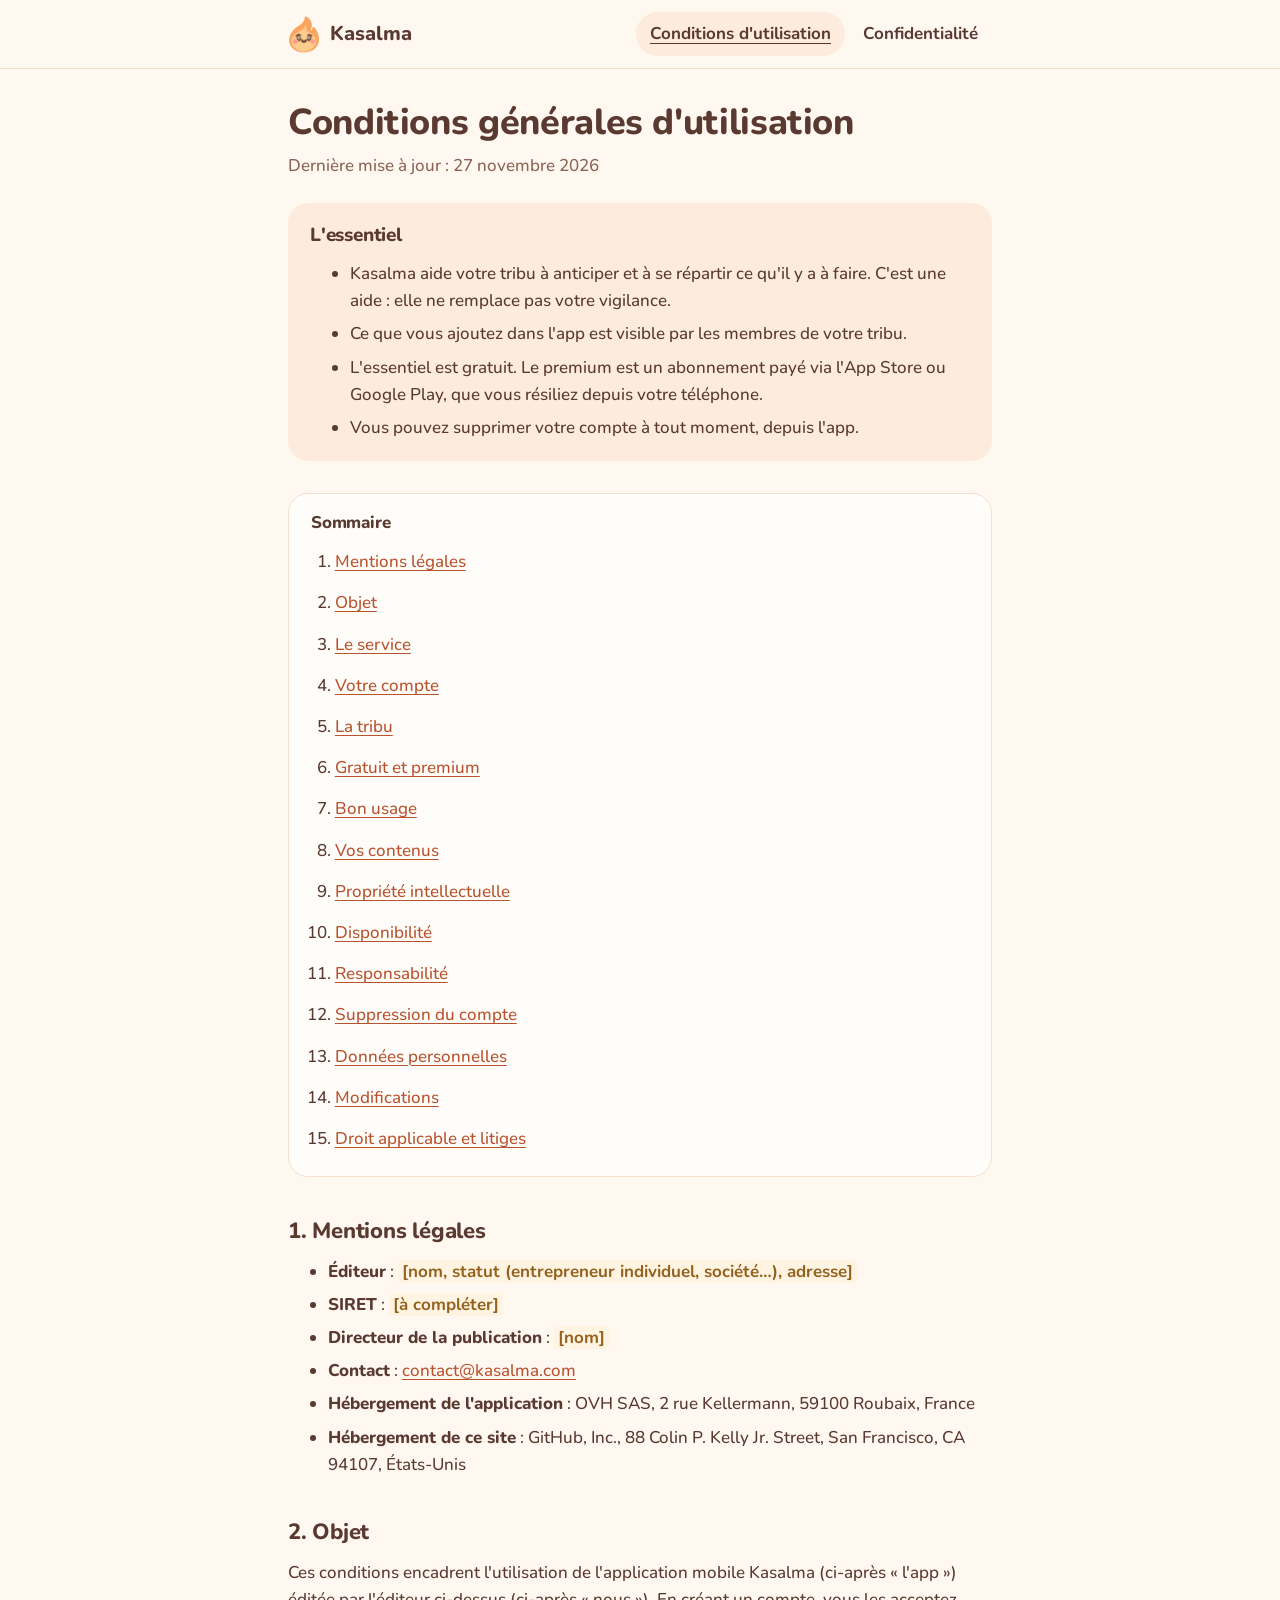
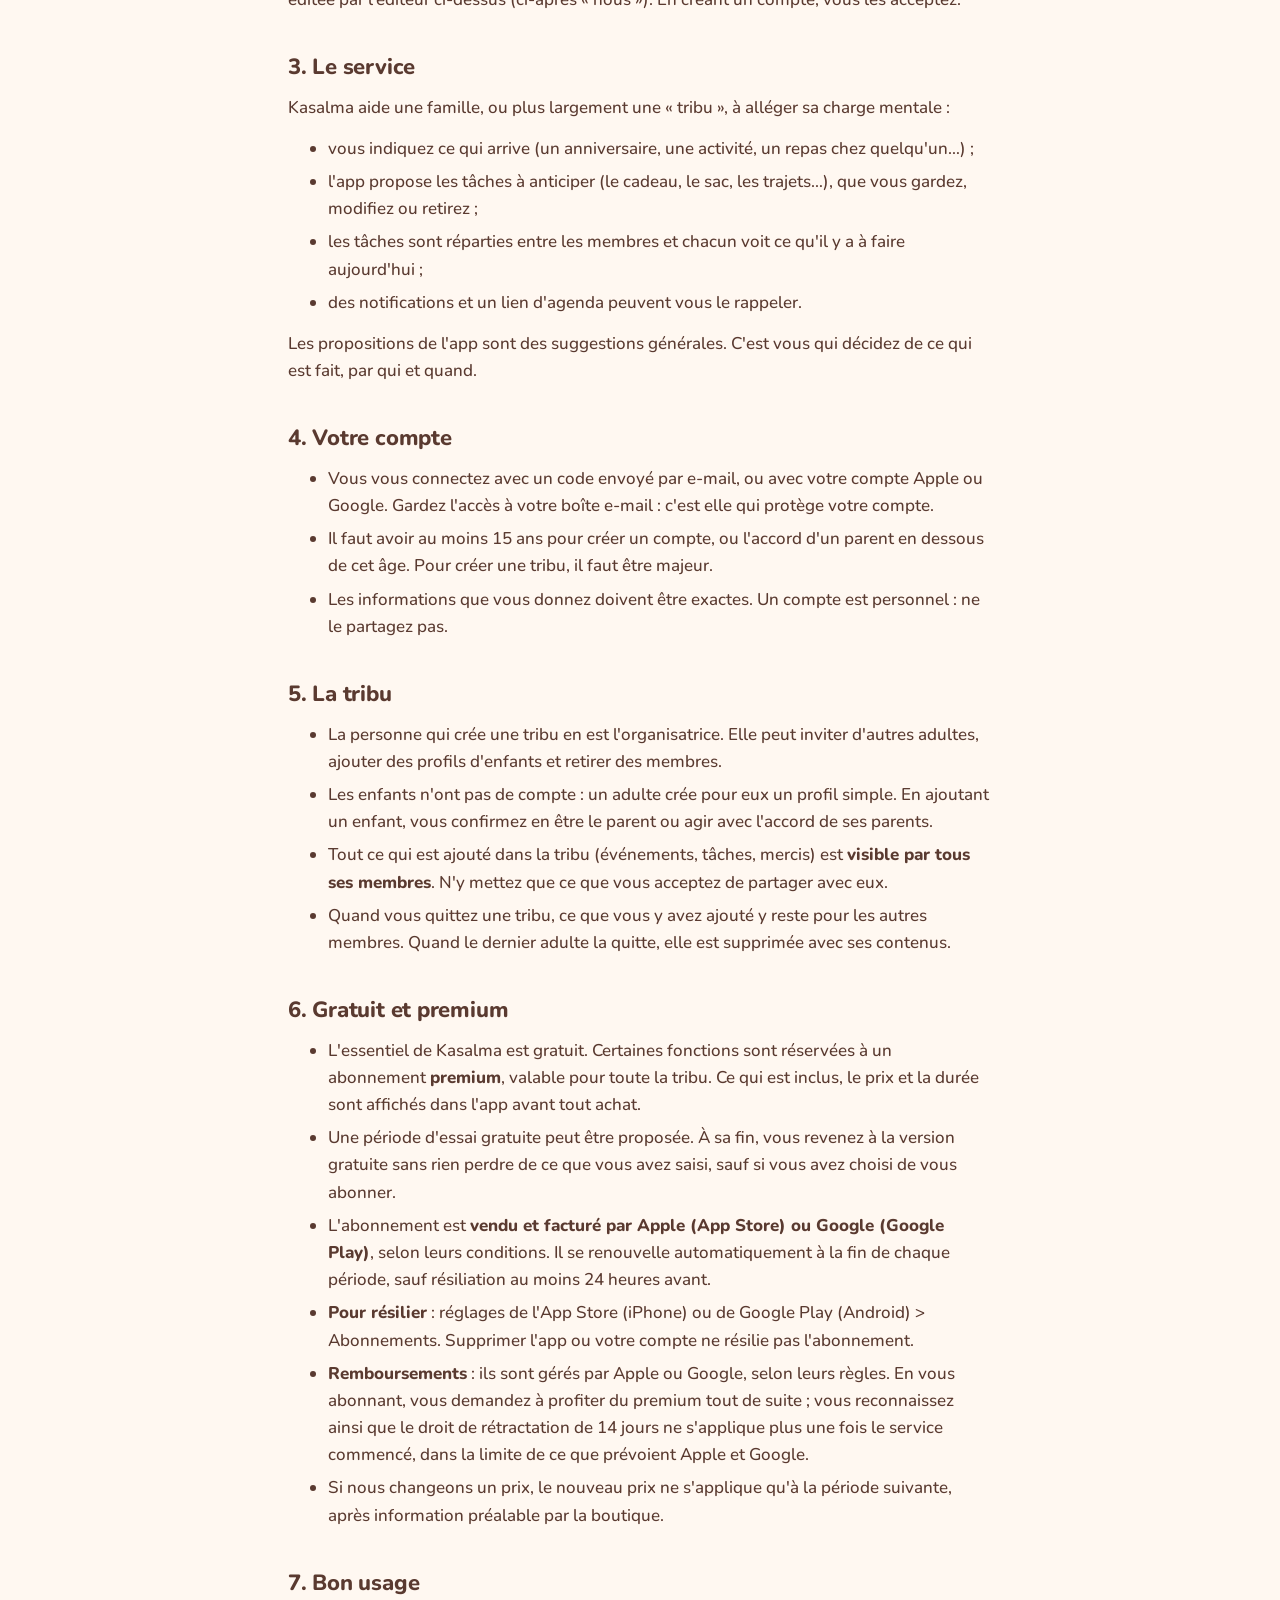
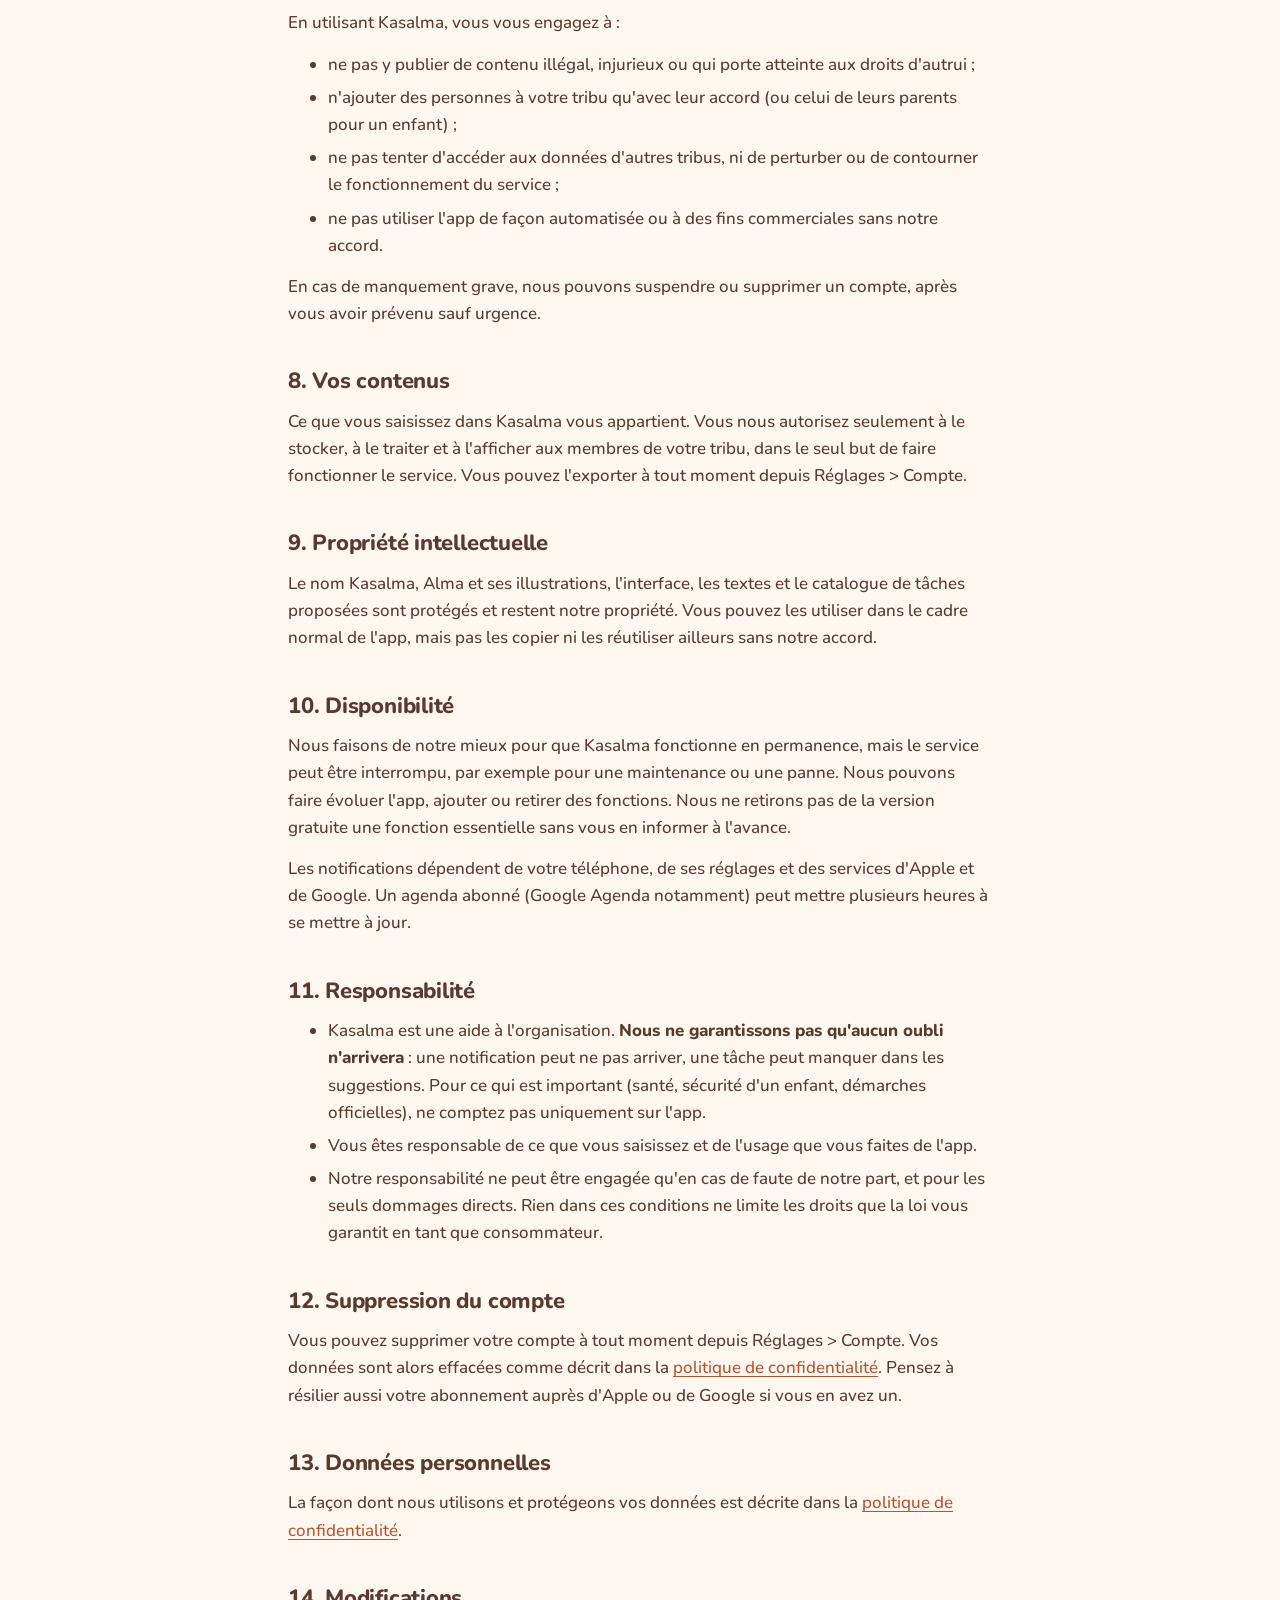
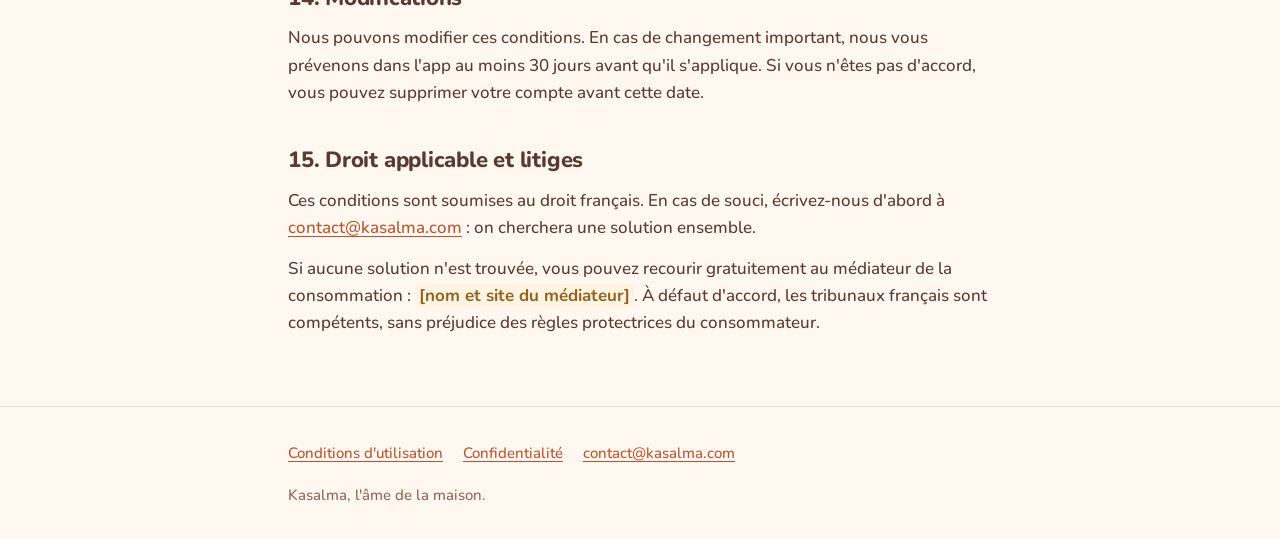
<file: cgu/index.html>
<!doctype html>
<html lang="fr">
<head>
  <meta charset="utf-8">
  <meta name="viewport" content="width=device-width, initial-scale=1">
  <title>Conditions d'utilisation · Kasalma</title>
  <meta name="description" content="Les conditions générales d'utilisation de l'application Kasalma et les mentions légales.">
  <meta name="theme-color" content="#FFF8F1" media="(prefers-color-scheme: light)">
  <meta name="theme-color" content="#33231E" media="(prefers-color-scheme: dark)">
  <link rel="icon" href="../assets/favicon.svg" type="image/svg+xml">
  <link rel="stylesheet" href="../assets/style.css">
</head>
<body>
  <a class="skip-link" href="#contenu">Aller au contenu</a>

  <header class="site-header">
    <div class="wrap">
      <a class="brand" href="../"><img src="../assets/alma.svg" alt="" width="32" height="37">Kasalma</a>
      <nav class="site-nav" aria-label="Menu principal">
        <ul>
          <li><a href="./" aria-current="page">Conditions d'utilisation</a></li>
          <li><a href="../confidentialite/">Confidentialité</a></li>
        </ul>
      </nav>
    </div>
  </header>

  <main id="contenu" tabindex="-1">
    <div class="wrap">
      <h1>Conditions générales d'utilisation</h1>
      <p class="meta">Dernière mise à jour : 27 novembre 2026</p>

      <section class="summary-box" aria-labelledby="essentiel">
        <h2 id="essentiel">L'essentiel</h2>
        <ul>
          <li>Kasalma aide votre tribu à anticiper et à se répartir ce qu'il y a à faire. C'est une aide : elle ne remplace pas votre vigilance.</li>
          <li>Ce que vous ajoutez dans l'app est visible par les membres de votre tribu.</li>
          <li>L'essentiel est gratuit. Le premium est un abonnement payé via l'App Store ou Google Play, que vous résiliez depuis votre téléphone.</li>
          <li>Vous pouvez supprimer votre compte à tout moment, depuis l'app.</li>
        </ul>
      </section>

      <nav class="toc" aria-labelledby="sommaire">
        <h2 id="sommaire">Sommaire</h2>
        <ol>
          <li><a href="#mentions">Mentions légales</a></li>
          <li><a href="#objet">Objet</a></li>
          <li><a href="#service">Le service</a></li>
          <li><a href="#compte">Votre compte</a></li>
          <li><a href="#tribu">La tribu</a></li>
          <li><a href="#premium">Gratuit et premium</a></li>
          <li><a href="#usage">Bon usage</a></li>
          <li><a href="#contenus">Vos contenus</a></li>
          <li><a href="#propriete">Propriété intellectuelle</a></li>
          <li><a href="#disponibilite">Disponibilité</a></li>
          <li><a href="#responsabilite">Responsabilité</a></li>
          <li><a href="#fin">Suppression du compte</a></li>
          <li><a href="#donnees">Données personnelles</a></li>
          <li><a href="#modifications">Modifications</a></li>
          <li><a href="#droit">Droit applicable et litiges</a></li>
        </ol>
      </nav>

      <h2 id="mentions">1. Mentions légales</h2>
      <ul>
        <li><strong>Éditeur</strong> : <span class="todo">[nom, statut (entrepreneur individuel, société…), adresse]</span></li>
        <li><strong>SIRET</strong> : <span class="todo">[à compléter]</span></li>
        <li><strong>Directeur de la publication</strong> : <span class="todo">[nom]</span></li>
        <li><strong>Contact</strong> : <a href="mailto:contact@kasalma.com">contact@kasalma.com</a></li>
        <li><strong>Hébergement de l'application</strong> : OVH SAS, 2 rue Kellermann, 59100 Roubaix, France</li>
        <li><strong>Hébergement de ce site</strong> : GitHub, Inc., 88 Colin P. Kelly Jr. Street, San Francisco, CA 94107, États-Unis</li>
      </ul>

      <h2 id="objet">2. Objet</h2>
      <p>Ces conditions encadrent l'utilisation de l'application mobile Kasalma (ci-après « l'app ») éditée par l'éditeur ci-dessus (ci-après « nous »). En créant un compte, vous les acceptez.</p>

      <h2 id="service">3. Le service</h2>
      <p>Kasalma aide une famille, ou plus largement une « tribu », à alléger sa charge mentale :</p>
      <ul>
        <li>vous indiquez ce qui arrive (un anniversaire, une activité, un repas chez quelqu'un…) ;</li>
        <li>l'app propose les tâches à anticiper (le cadeau, le sac, les trajets…), que vous gardez, modifiez ou retirez ;</li>
        <li>les tâches sont réparties entre les membres et chacun voit ce qu'il y a à faire aujourd'hui ;</li>
        <li>des notifications et un lien d'agenda peuvent vous le rappeler.</li>
      </ul>
      <p>Les propositions de l'app sont des suggestions générales. C'est vous qui décidez de ce qui est fait, par qui et quand.</p>

      <h2 id="compte">4. Votre compte</h2>
      <ul>
        <li>Vous vous connectez avec un code envoyé par e-mail, ou avec votre compte Apple ou Google. Gardez l'accès à votre boîte e-mail : c'est elle qui protège votre compte.</li>
        <li>Il faut avoir au moins 15 ans pour créer un compte, ou l'accord d'un parent en dessous de cet âge. Pour créer une tribu, il faut être majeur.</li>
        <li>Les informations que vous donnez doivent être exactes. Un compte est personnel : ne le partagez pas.</li>
      </ul>

      <h2 id="tribu">5. La tribu</h2>
      <ul>
        <li>La personne qui crée une tribu en est l'organisatrice. Elle peut inviter d'autres adultes, ajouter des profils d'enfants et retirer des membres.</li>
        <li>Les enfants n'ont pas de compte : un adulte crée pour eux un profil simple. En ajoutant un enfant, vous confirmez en être le parent ou agir avec l'accord de ses parents.</li>
        <li>Tout ce qui est ajouté dans la tribu (événements, tâches, mercis) est <strong>visible par tous ses membres</strong>. N'y mettez que ce que vous acceptez de partager avec eux.</li>
        <li>Quand vous quittez une tribu, ce que vous y avez ajouté y reste pour les autres membres. Quand le dernier adulte la quitte, elle est supprimée avec ses contenus.</li>
      </ul>

      <h2 id="premium">6. Gratuit et premium</h2>
      <ul>
        <li>L'essentiel de Kasalma est gratuit. Certaines fonctions sont réservées à un abonnement <strong>premium</strong>, valable pour toute la tribu. Ce qui est inclus, le prix et la durée sont affichés dans l'app avant tout achat.</li>
        <li>Une période d'essai gratuite peut être proposée. À sa fin, vous revenez à la version gratuite sans rien perdre de ce que vous avez saisi, sauf si vous avez choisi de vous abonner.</li>
        <li>L'abonnement est <strong>vendu et facturé par Apple (App Store) ou Google (Google Play)</strong>, selon leurs conditions. Il se renouvelle automatiquement à la fin de chaque période, sauf résiliation au moins 24 heures avant.</li>
        <li><strong>Pour résilier</strong> : réglages de l'App Store (iPhone) ou de Google Play (Android) &gt; Abonnements. Supprimer l'app ou votre compte ne résilie pas l'abonnement.</li>
        <li><strong>Remboursements</strong> : ils sont gérés par Apple ou Google, selon leurs règles. En vous abonnant, vous demandez à profiter du premium tout de suite ; vous reconnaissez ainsi que le droit de rétractation de 14 jours ne s'applique plus une fois le service commencé, dans la limite de ce que prévoient Apple et Google.</li>
        <li>Si nous changeons un prix, le nouveau prix ne s'applique qu'à la période suivante, après information préalable par la boutique.</li>
      </ul>

      <h2 id="usage">7. Bon usage</h2>
      <p>En utilisant Kasalma, vous vous engagez à :</p>
      <ul>
        <li>ne pas y publier de contenu illégal, injurieux ou qui porte atteinte aux droits d'autrui ;</li>
        <li>n'ajouter des personnes à votre tribu qu'avec leur accord (ou celui de leurs parents pour un enfant) ;</li>
        <li>ne pas tenter d'accéder aux données d'autres tribus, ni de perturber ou de contourner le fonctionnement du service ;</li>
        <li>ne pas utiliser l'app de façon automatisée ou à des fins commerciales sans notre accord.</li>
      </ul>
      <p>En cas de manquement grave, nous pouvons suspendre ou supprimer un compte, après vous avoir prévenu sauf urgence.</p>

      <h2 id="contenus">8. Vos contenus</h2>
      <p>Ce que vous saisissez dans Kasalma vous appartient. Vous nous autorisez seulement à le stocker, à le traiter et à l'afficher aux membres de votre tribu, dans le seul but de faire fonctionner le service. Vous pouvez l'exporter à tout moment depuis Réglages &gt; Compte.</p>

      <h2 id="propriete">9. Propriété intellectuelle</h2>
      <p>Le nom Kasalma, Alma et ses illustrations, l'interface, les textes et le catalogue de tâches proposées sont protégés et restent notre propriété. Vous pouvez les utiliser dans le cadre normal de l'app, mais pas les copier ni les réutiliser ailleurs sans notre accord.</p>

      <h2 id="disponibilite">10. Disponibilité</h2>
      <p>Nous faisons de notre mieux pour que Kasalma fonctionne en permanence, mais le service peut être interrompu, par exemple pour une maintenance ou une panne. Nous pouvons faire évoluer l'app, ajouter ou retirer des fonctions. Nous ne retirons pas de la version gratuite une fonction essentielle sans vous en informer à l'avance.</p>
      <p>Les notifications dépendent de votre téléphone, de ses réglages et des services d'Apple et de Google. Un agenda abonné (Google Agenda notamment) peut mettre plusieurs heures à se mettre à jour.</p>

      <h2 id="responsabilite">11. Responsabilité</h2>
      <ul>
        <li>Kasalma est une aide à l'organisation. <strong>Nous ne garantissons pas qu'aucun oubli n'arrivera</strong> : une notification peut ne pas arriver, une tâche peut manquer dans les suggestions. Pour ce qui est important (santé, sécurité d'un enfant, démarches officielles), ne comptez pas uniquement sur l'app.</li>
        <li>Vous êtes responsable de ce que vous saisissez et de l'usage que vous faites de l'app.</li>
        <li>Notre responsabilité ne peut être engagée qu'en cas de faute de notre part, et pour les seuls dommages directs. Rien dans ces conditions ne limite les droits que la loi vous garantit en tant que consommateur.</li>
      </ul>

      <h2 id="fin">12. Suppression du compte</h2>
      <p>Vous pouvez supprimer votre compte à tout moment depuis Réglages &gt; Compte. Vos données sont alors effacées comme décrit dans la <a href="../confidentialite/#duree">politique de confidentialité</a>. Pensez à résilier aussi votre abonnement auprès d'Apple ou de Google si vous en avez un.</p>

      <h2 id="donnees">13. Données personnelles</h2>
      <p>La façon dont nous utilisons et protégeons vos données est décrite dans la <a href="../confidentialite/">politique de confidentialité</a>.</p>

      <h2 id="modifications">14. Modifications</h2>
      <p>Nous pouvons modifier ces conditions. En cas de changement important, nous vous prévenons dans l'app au moins 30 jours avant qu'il s'applique. Si vous n'êtes pas d'accord, vous pouvez supprimer votre compte avant cette date.</p>

      <h2 id="droit">15. Droit applicable et litiges</h2>
      <p>Ces conditions sont soumises au droit français. En cas de souci, écrivez-nous d'abord à <a href="mailto:contact@kasalma.com">contact@kasalma.com</a> : on cherchera une solution ensemble.</p>
      <p>Si aucune solution n'est trouvée, vous pouvez recourir gratuitement au médiateur de la consommation : <span class="todo">[nom et site du médiateur]</span>. À défaut d'accord, les tribunaux français sont compétents, sans préjudice des règles protectrices du consommateur.</p>
    </div>
  </main>

  <footer class="site-footer">
    <div class="wrap">
      <ul>
        <li><a href="./">Conditions d'utilisation</a></li>
        <li><a href="../confidentialite/">Confidentialité</a></li>
        <li><a href="mailto:contact@kasalma.com">contact@kasalma.com</a></li>
      </ul>
      <p>Kasalma, l'âme de la maison.</p>
    </div>
  </footer>
</body>
</html>
</file>
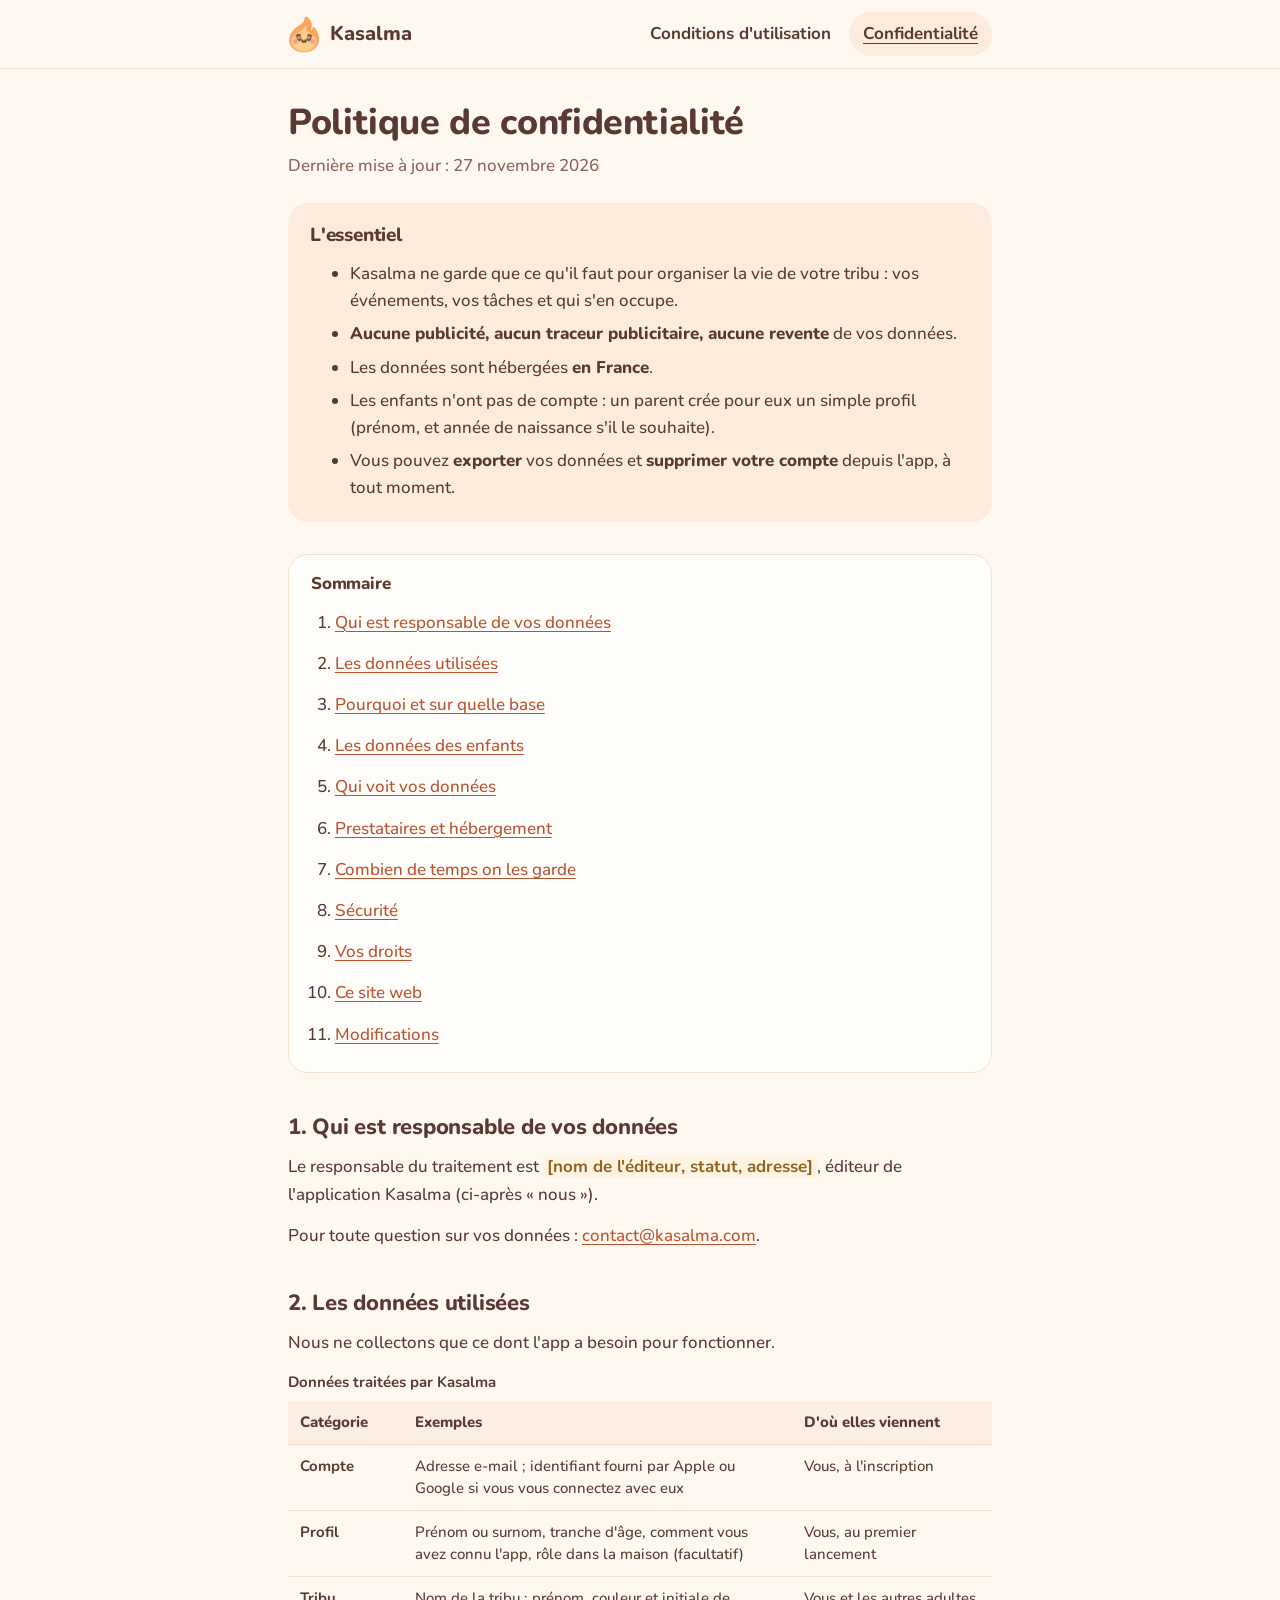
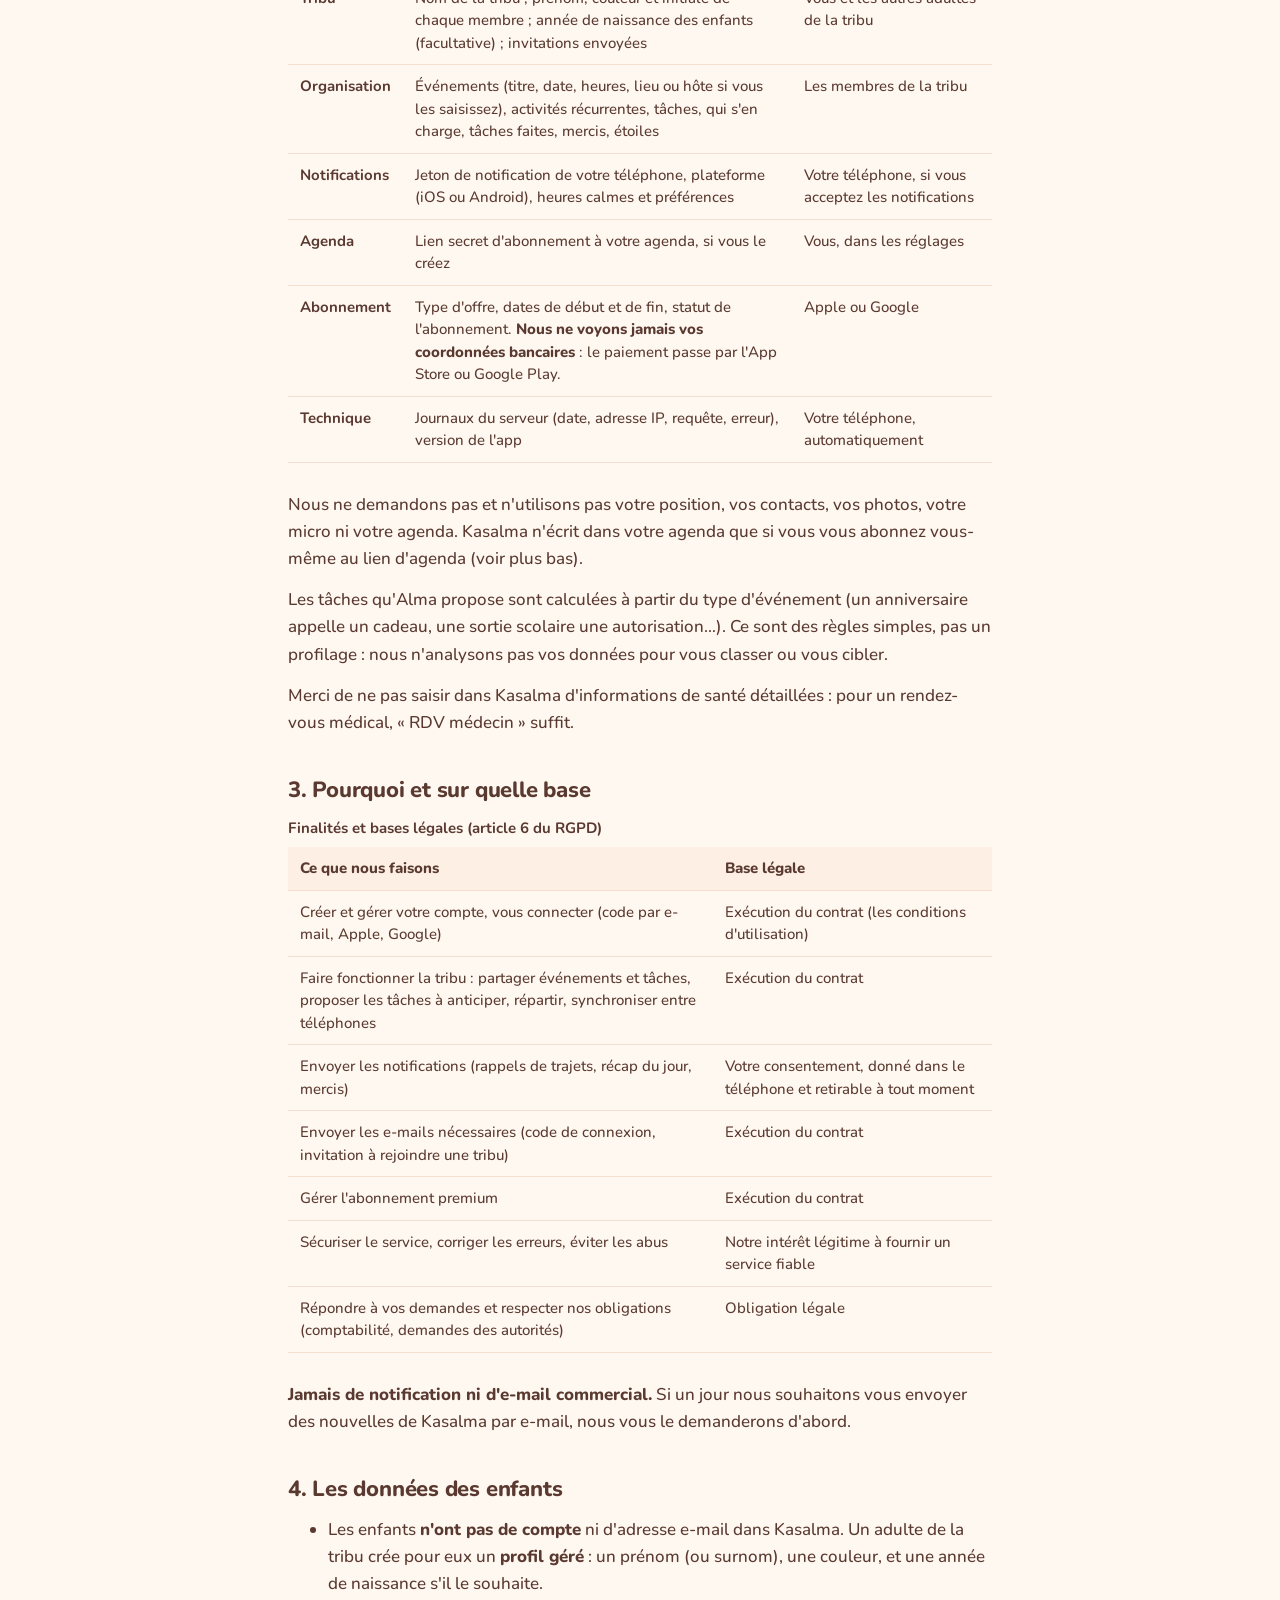
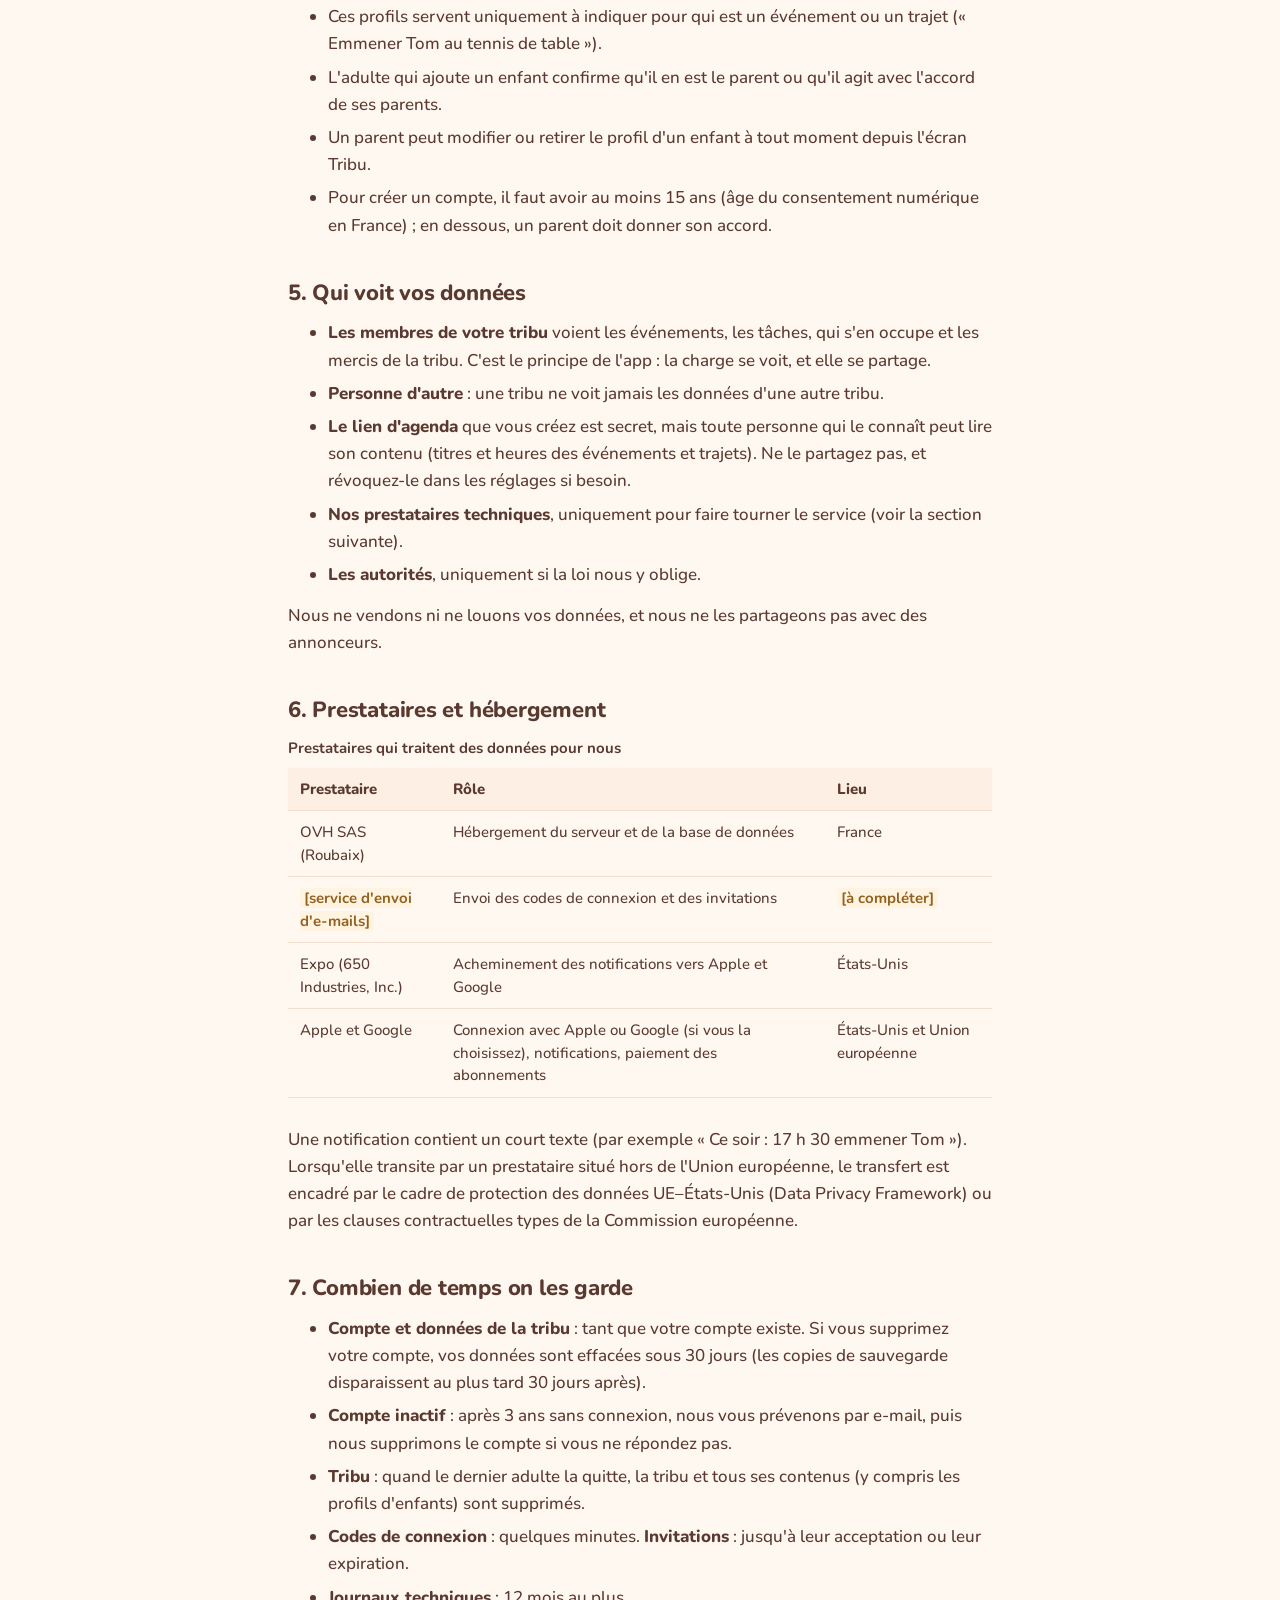
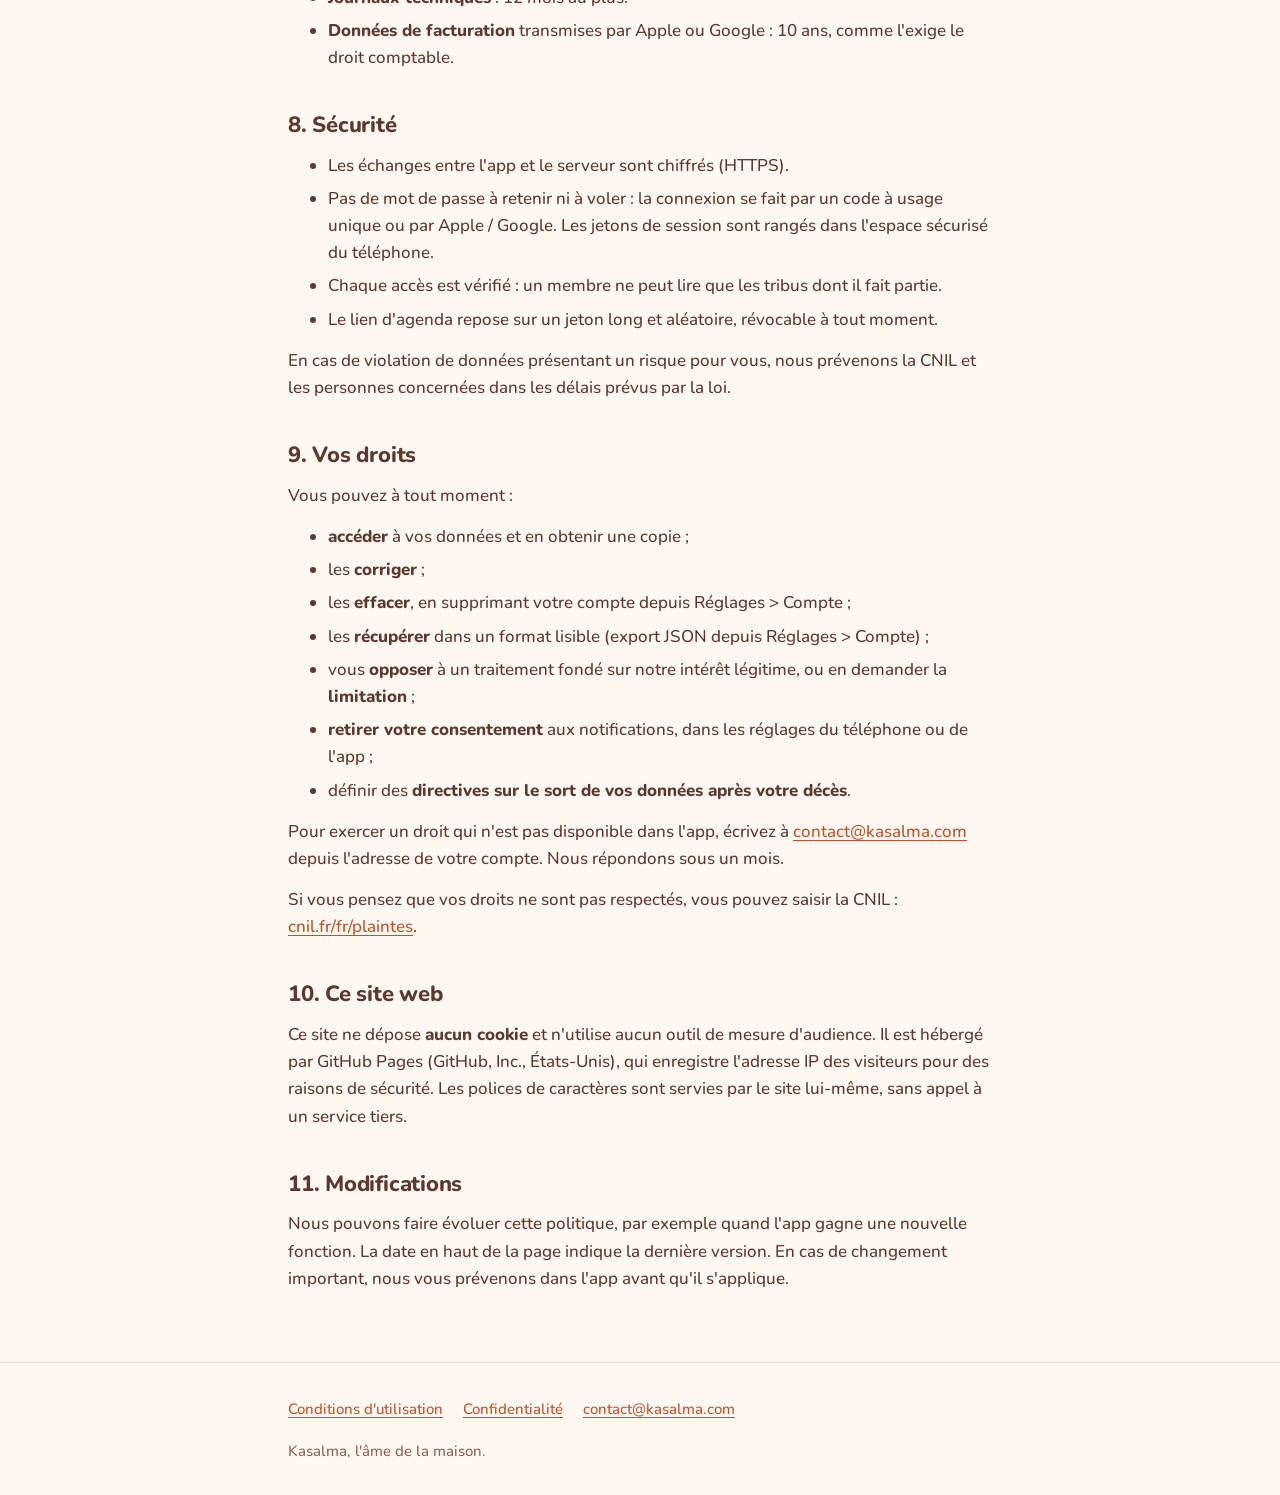
<file: confidentialite/index.html>
<!doctype html>
<html lang="fr">
<head>
  <meta charset="utf-8">
  <meta name="viewport" content="width=device-width, initial-scale=1">
  <title>Politique de confidentialité · Kasalma</title>
  <meta name="description" content="Quelles données Kasalma utilise, pourquoi, où elles sont hébergées, combien de temps et comment exercer vos droits.">
  <meta name="theme-color" content="#FFF8F1" media="(prefers-color-scheme: light)">
  <meta name="theme-color" content="#33231E" media="(prefers-color-scheme: dark)">
  <link rel="icon" href="../assets/favicon.svg" type="image/svg+xml">
  <link rel="stylesheet" href="../assets/style.css">
</head>
<body>
  <a class="skip-link" href="#contenu">Aller au contenu</a>

  <header class="site-header">
    <div class="wrap">
      <a class="brand" href="../"><img src="../assets/alma.svg" alt="" width="32" height="37">Kasalma</a>
      <nav class="site-nav" aria-label="Menu principal">
        <ul>
          <li><a href="../cgu/">Conditions d'utilisation</a></li>
          <li><a href="./" aria-current="page">Confidentialité</a></li>
        </ul>
      </nav>
    </div>
  </header>

  <main id="contenu" tabindex="-1">
    <div class="wrap">
      <h1>Politique de confidentialité</h1>
      <p class="meta">Dernière mise à jour : 27 novembre 2026</p>

      <section class="summary-box" aria-labelledby="essentiel">
        <h2 id="essentiel">L'essentiel</h2>
        <ul>
          <li>Kasalma ne garde que ce qu'il faut pour organiser la vie de votre tribu : vos événements, vos tâches et qui s'en occupe.</li>
          <li><strong>Aucune publicité, aucun traceur publicitaire, aucune revente</strong> de vos données.</li>
          <li>Les données sont hébergées <strong>en France</strong>.</li>
          <li>Les enfants n'ont pas de compte : un parent crée pour eux un simple profil (prénom, et année de naissance s'il le souhaite).</li>
          <li>Vous pouvez <strong>exporter</strong> vos données et <strong>supprimer votre compte</strong> depuis l'app, à tout moment.</li>
        </ul>
      </section>

      <nav class="toc" aria-labelledby="sommaire">
        <h2 id="sommaire">Sommaire</h2>
        <ol>
          <li><a href="#responsable">Qui est responsable de vos données</a></li>
          <li><a href="#donnees">Les données utilisées</a></li>
          <li><a href="#finalites">Pourquoi et sur quelle base</a></li>
          <li><a href="#enfants">Les données des enfants</a></li>
          <li><a href="#partage">Qui voit vos données</a></li>
          <li><a href="#prestataires">Prestataires et hébergement</a></li>
          <li><a href="#duree">Combien de temps on les garde</a></li>
          <li><a href="#securite">Sécurité</a></li>
          <li><a href="#droits">Vos droits</a></li>
          <li><a href="#site">Ce site web</a></li>
          <li><a href="#modifications">Modifications</a></li>
        </ol>
      </nav>

      <h2 id="responsable">1. Qui est responsable de vos données</h2>
      <p>Le responsable du traitement est <span class="todo">[nom de l'éditeur, statut, adresse]</span>, éditeur de l'application Kasalma (ci-après « nous »).</p>
      <p>Pour toute question sur vos données : <a href="mailto:contact@kasalma.com">contact@kasalma.com</a>.</p>

      <h2 id="donnees">2. Les données utilisées</h2>
      <p>Nous ne collectons que ce dont l'app a besoin pour fonctionner.</p>

      <div class="table-scroll">
        <table class="stack">
          <caption>Données traitées par Kasalma</caption>
          <thead>
            <tr><th scope="col">Catégorie</th><th scope="col">Exemples</th><th scope="col">D'où elles viennent</th></tr>
          </thead>
          <tbody>
            <tr><th scope="row" data-label="Catégorie">Compte</th><td data-label="Exemples">Adresse e-mail ; identifiant fourni par Apple ou Google si vous vous connectez avec eux</td><td data-label="D'où elles viennent">Vous, à l'inscription</td></tr>
            <tr><th scope="row" data-label="Catégorie">Profil</th><td data-label="Exemples">Prénom ou surnom, tranche d'âge, comment vous avez connu l'app, rôle dans la maison (facultatif)</td><td data-label="D'où elles viennent">Vous, au premier lancement</td></tr>
            <tr><th scope="row" data-label="Catégorie">Tribu</th><td data-label="Exemples">Nom de la tribu ; prénom, couleur et initiale de chaque membre ; année de naissance des enfants (facultative) ; invitations envoyées</td><td data-label="D'où elles viennent">Vous et les autres adultes de la tribu</td></tr>
            <tr><th scope="row" data-label="Catégorie">Organisation</th><td data-label="Exemples">Événements (titre, date, heures, lieu ou hôte si vous les saisissez), activités récurrentes, tâches, qui s'en charge, tâches faites, mercis, étoiles</td><td data-label="D'où elles viennent">Les membres de la tribu</td></tr>
            <tr><th scope="row" data-label="Catégorie">Notifications</th><td data-label="Exemples">Jeton de notification de votre téléphone, plateforme (iOS ou Android), heures calmes et préférences</td><td data-label="D'où elles viennent">Votre téléphone, si vous acceptez les notifications</td></tr>
            <tr><th scope="row" data-label="Catégorie">Agenda</th><td data-label="Exemples">Lien secret d'abonnement à votre agenda, si vous le créez</td><td data-label="D'où elles viennent">Vous, dans les réglages</td></tr>
            <tr><th scope="row" data-label="Catégorie">Abonnement</th><td data-label="Exemples">Type d'offre, dates de début et de fin, statut de l'abonnement. <strong>Nous ne voyons jamais vos coordonnées bancaires</strong> : le paiement passe par l'App Store ou Google Play.</td><td data-label="D'où elles viennent">Apple ou Google</td></tr>
            <tr><th scope="row" data-label="Catégorie">Technique</th><td data-label="Exemples">Journaux du serveur (date, adresse IP, requête, erreur), version de l'app</td><td data-label="D'où elles viennent">Votre téléphone, automatiquement</td></tr>
          </tbody>
        </table>
      </div>

      <p>Nous ne demandons pas et n'utilisons pas votre position, vos contacts, vos photos, votre micro ni votre agenda. Kasalma n'écrit dans votre agenda que si vous vous abonnez vous-même au lien d'agenda (voir plus bas).</p>
      <p>Les tâches qu'Alma propose sont calculées à partir du type d'événement (un anniversaire appelle un cadeau, une sortie scolaire une autorisation…). Ce sont des règles simples, pas un profilage : nous n'analysons pas vos données pour vous classer ou vous cibler.</p>
      <p>Merci de ne pas saisir dans Kasalma d'informations de santé détaillées : pour un rendez-vous médical, « RDV médecin » suffit.</p>

      <h2 id="finalites">3. Pourquoi et sur quelle base</h2>
      <div class="table-scroll">
        <table class="stack">
          <caption>Finalités et bases légales (article 6 du RGPD)</caption>
          <thead>
            <tr><th scope="col">Ce que nous faisons</th><th scope="col">Base légale</th></tr>
          </thead>
          <tbody>
            <tr><td data-label="Ce que nous faisons">Créer et gérer votre compte, vous connecter (code par e-mail, Apple, Google)</td><td data-label="Base légale">Exécution du contrat (les conditions d'utilisation)</td></tr>
            <tr><td data-label="Ce que nous faisons">Faire fonctionner la tribu : partager événements et tâches, proposer les tâches à anticiper, répartir, synchroniser entre téléphones</td><td data-label="Base légale">Exécution du contrat</td></tr>
            <tr><td data-label="Ce que nous faisons">Envoyer les notifications (rappels de trajets, récap du jour, mercis)</td><td data-label="Base légale">Votre consentement, donné dans le téléphone et retirable à tout moment</td></tr>
            <tr><td data-label="Ce que nous faisons">Envoyer les e-mails nécessaires (code de connexion, invitation à rejoindre une tribu)</td><td data-label="Base légale">Exécution du contrat</td></tr>
            <tr><td data-label="Ce que nous faisons">Gérer l'abonnement premium</td><td data-label="Base légale">Exécution du contrat</td></tr>
            <tr><td data-label="Ce que nous faisons">Sécuriser le service, corriger les erreurs, éviter les abus</td><td data-label="Base légale">Notre intérêt légitime à fournir un service fiable</td></tr>
            <tr><td data-label="Ce que nous faisons">Répondre à vos demandes et respecter nos obligations (comptabilité, demandes des autorités)</td><td data-label="Base légale">Obligation légale</td></tr>
          </tbody>
        </table>
      </div>
      <p><strong>Jamais de notification ni d'e-mail commercial.</strong> Si un jour nous souhaitons vous envoyer des nouvelles de Kasalma par e-mail, nous vous le demanderons d'abord.</p>

      <h2 id="enfants">4. Les données des enfants</h2>
      <ul>
        <li>Les enfants <strong>n'ont pas de compte</strong> ni d'adresse e-mail dans Kasalma. Un adulte de la tribu crée pour eux un <strong>profil géré</strong> : un prénom (ou surnom), une couleur, et une année de naissance s'il le souhaite.</li>
        <li>Ces profils servent uniquement à indiquer pour qui est un événement ou un trajet (« Emmener Tom au tennis de table »).</li>
        <li>L'adulte qui ajoute un enfant confirme qu'il en est le parent ou qu'il agit avec l'accord de ses parents.</li>
        <li>Un parent peut modifier ou retirer le profil d'un enfant à tout moment depuis l'écran Tribu.</li>
        <li>Pour créer un compte, il faut avoir au moins 15 ans (âge du consentement numérique en France) ; en dessous, un parent doit donner son accord.</li>
      </ul>

      <h2 id="partage">5. Qui voit vos données</h2>
      <ul>
        <li><strong>Les membres de votre tribu</strong> voient les événements, les tâches, qui s'en occupe et les mercis de la tribu. C'est le principe de l'app : la charge se voit, et elle se partage.</li>
        <li><strong>Personne d'autre</strong> : une tribu ne voit jamais les données d'une autre tribu.</li>
        <li><strong>Le lien d'agenda</strong> que vous créez est secret, mais toute personne qui le connaît peut lire son contenu (titres et heures des événements et trajets). Ne le partagez pas, et révoquez-le dans les réglages si besoin.</li>
        <li><strong>Nos prestataires techniques</strong>, uniquement pour faire tourner le service (voir la section suivante).</li>
        <li><strong>Les autorités</strong>, uniquement si la loi nous y oblige.</li>
      </ul>
      <p>Nous ne vendons ni ne louons vos données, et nous ne les partageons pas avec des annonceurs.</p>

      <h2 id="prestataires">6. Prestataires et hébergement</h2>
      <div class="table-scroll">
        <table class="stack">
          <caption>Prestataires qui traitent des données pour nous</caption>
          <thead>
            <tr><th scope="col">Prestataire</th><th scope="col">Rôle</th><th scope="col">Lieu</th></tr>
          </thead>
          <tbody>
            <tr><td data-label="Prestataire">OVH SAS (Roubaix)</td><td data-label="Rôle">Hébergement du serveur et de la base de données</td><td data-label="Lieu">France</td></tr>
            <tr><td data-label="Prestataire"><span class="todo">[service d'envoi d'e-mails]</span></td><td data-label="Rôle">Envoi des codes de connexion et des invitations</td><td data-label="Lieu"><span class="todo">[à compléter]</span></td></tr>
            <tr><td data-label="Prestataire">Expo (650 Industries, Inc.)</td><td data-label="Rôle">Acheminement des notifications vers Apple et Google</td><td data-label="Lieu">États-Unis</td></tr>
            <tr><td data-label="Prestataire">Apple et Google</td><td data-label="Rôle">Connexion avec Apple ou Google (si vous la choisissez), notifications, paiement des abonnements</td><td data-label="Lieu">États-Unis et Union européenne</td></tr>
          </tbody>
        </table>
      </div>
      <p>Une notification contient un court texte (par exemple « Ce soir : 17 h 30 emmener Tom »). Lorsqu'elle transite par un prestataire situé hors de l'Union européenne, le transfert est encadré par le cadre de protection des données UE–États-Unis (Data Privacy Framework) ou par les clauses contractuelles types de la Commission européenne.</p>

      <h2 id="duree">7. Combien de temps on les garde</h2>
      <ul>
        <li><strong>Compte et données de la tribu</strong> : tant que votre compte existe. Si vous supprimez votre compte, vos données sont effacées sous 30 jours (les copies de sauvegarde disparaissent au plus tard 30 jours après).</li>
        <li><strong>Compte inactif</strong> : après 3 ans sans connexion, nous vous prévenons par e-mail, puis nous supprimons le compte si vous ne répondez pas.</li>
        <li><strong>Tribu</strong> : quand le dernier adulte la quitte, la tribu et tous ses contenus (y compris les profils d'enfants) sont supprimés.</li>
        <li><strong>Codes de connexion</strong> : quelques minutes. <strong>Invitations</strong> : jusqu'à leur acceptation ou leur expiration.</li>
        <li><strong>Journaux techniques</strong> : 12 mois au plus.</li>
        <li><strong>Données de facturation</strong> transmises par Apple ou Google : 10 ans, comme l'exige le droit comptable.</li>
      </ul>

      <h2 id="securite">8. Sécurité</h2>
      <ul>
        <li>Les échanges entre l'app et le serveur sont chiffrés (HTTPS).</li>
        <li>Pas de mot de passe à retenir ni à voler : la connexion se fait par un code à usage unique ou par Apple / Google. Les jetons de session sont rangés dans l'espace sécurisé du téléphone.</li>
        <li>Chaque accès est vérifié : un membre ne peut lire que les tribus dont il fait partie.</li>
        <li>Le lien d'agenda repose sur un jeton long et aléatoire, révocable à tout moment.</li>
      </ul>
      <p>En cas de violation de données présentant un risque pour vous, nous prévenons la CNIL et les personnes concernées dans les délais prévus par la loi.</p>

      <h2 id="droits">9. Vos droits</h2>
      <p>Vous pouvez à tout moment :</p>
      <ul>
        <li><strong>accéder</strong> à vos données et en obtenir une copie ;</li>
        <li>les <strong>corriger</strong> ;</li>
        <li>les <strong>effacer</strong>, en supprimant votre compte depuis Réglages &gt; Compte ;</li>
        <li>les <strong>récupérer</strong> dans un format lisible (export JSON depuis Réglages &gt; Compte) ;</li>
        <li>vous <strong>opposer</strong> à un traitement fondé sur notre intérêt légitime, ou en demander la <strong>limitation</strong> ;</li>
        <li><strong>retirer votre consentement</strong> aux notifications, dans les réglages du téléphone ou de l'app ;</li>
        <li>définir des <strong>directives sur le sort de vos données après votre décès</strong>.</li>
      </ul>
      <p>Pour exercer un droit qui n'est pas disponible dans l'app, écrivez à <a href="mailto:contact@kasalma.com">contact@kasalma.com</a> depuis l'adresse de votre compte. Nous répondons sous un mois.</p>
      <p>Si vous pensez que vos droits ne sont pas respectés, vous pouvez saisir la CNIL : <a href="https://www.cnil.fr/fr/plaintes">cnil.fr/fr/plaintes</a>.</p>

      <h2 id="site">10. Ce site web</h2>
      <p>Ce site ne dépose <strong>aucun cookie</strong> et n'utilise aucun outil de mesure d'audience. Il est hébergé par GitHub Pages (GitHub, Inc., États-Unis), qui enregistre l'adresse IP des visiteurs pour des raisons de sécurité. Les polices de caractères sont servies par le site lui-même, sans appel à un service tiers.</p>

      <h2 id="modifications">11. Modifications</h2>
      <p>Nous pouvons faire évoluer cette politique, par exemple quand l'app gagne une nouvelle fonction. La date en haut de la page indique la dernière version. En cas de changement important, nous vous prévenons dans l'app avant qu'il s'applique.</p>
    </div>
  </main>

  <footer class="site-footer">
    <div class="wrap">
      <ul>
        <li><a href="../cgu/">Conditions d'utilisation</a></li>
        <li><a href="./">Confidentialité</a></li>
        <li><a href="mailto:contact@kasalma.com">contact@kasalma.com</a></li>
      </ul>
      <p>Kasalma, l'âme de la maison.</p>
    </div>
  </footer>
</body>
</html>
</file>
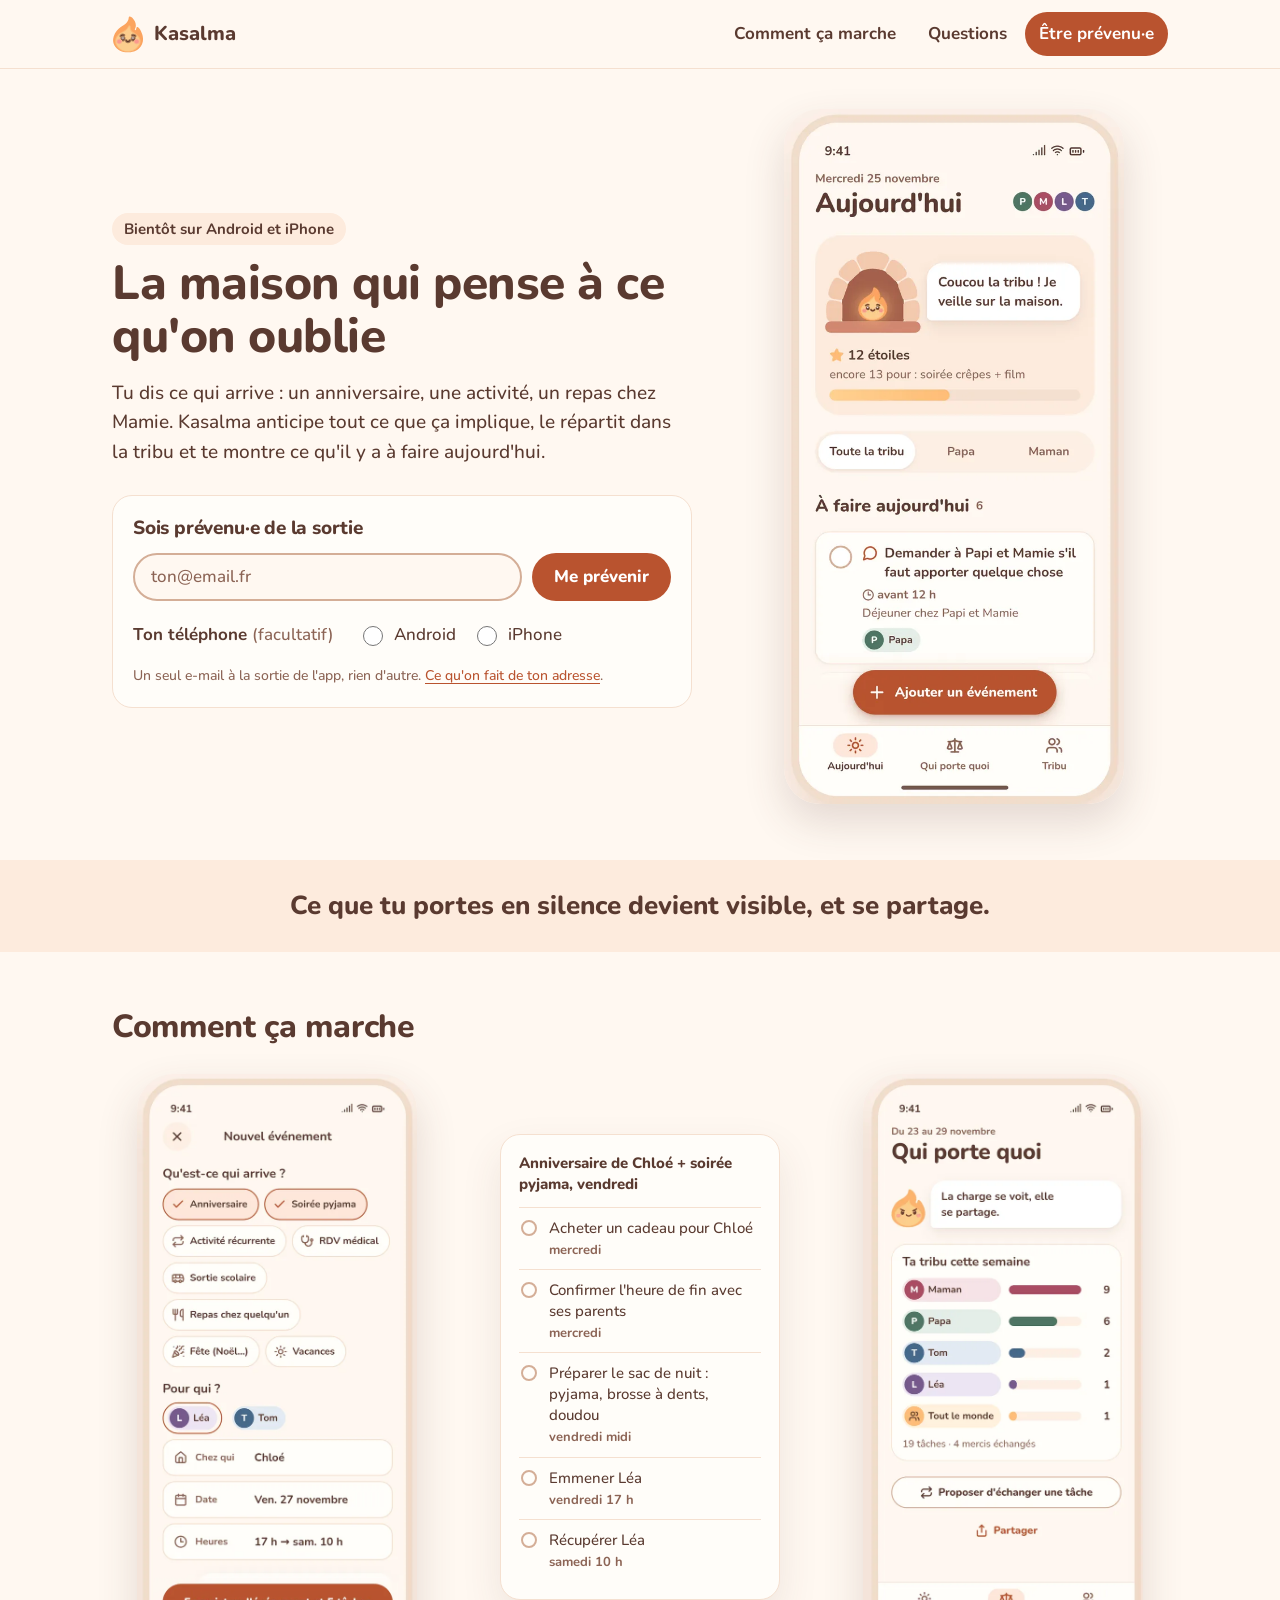
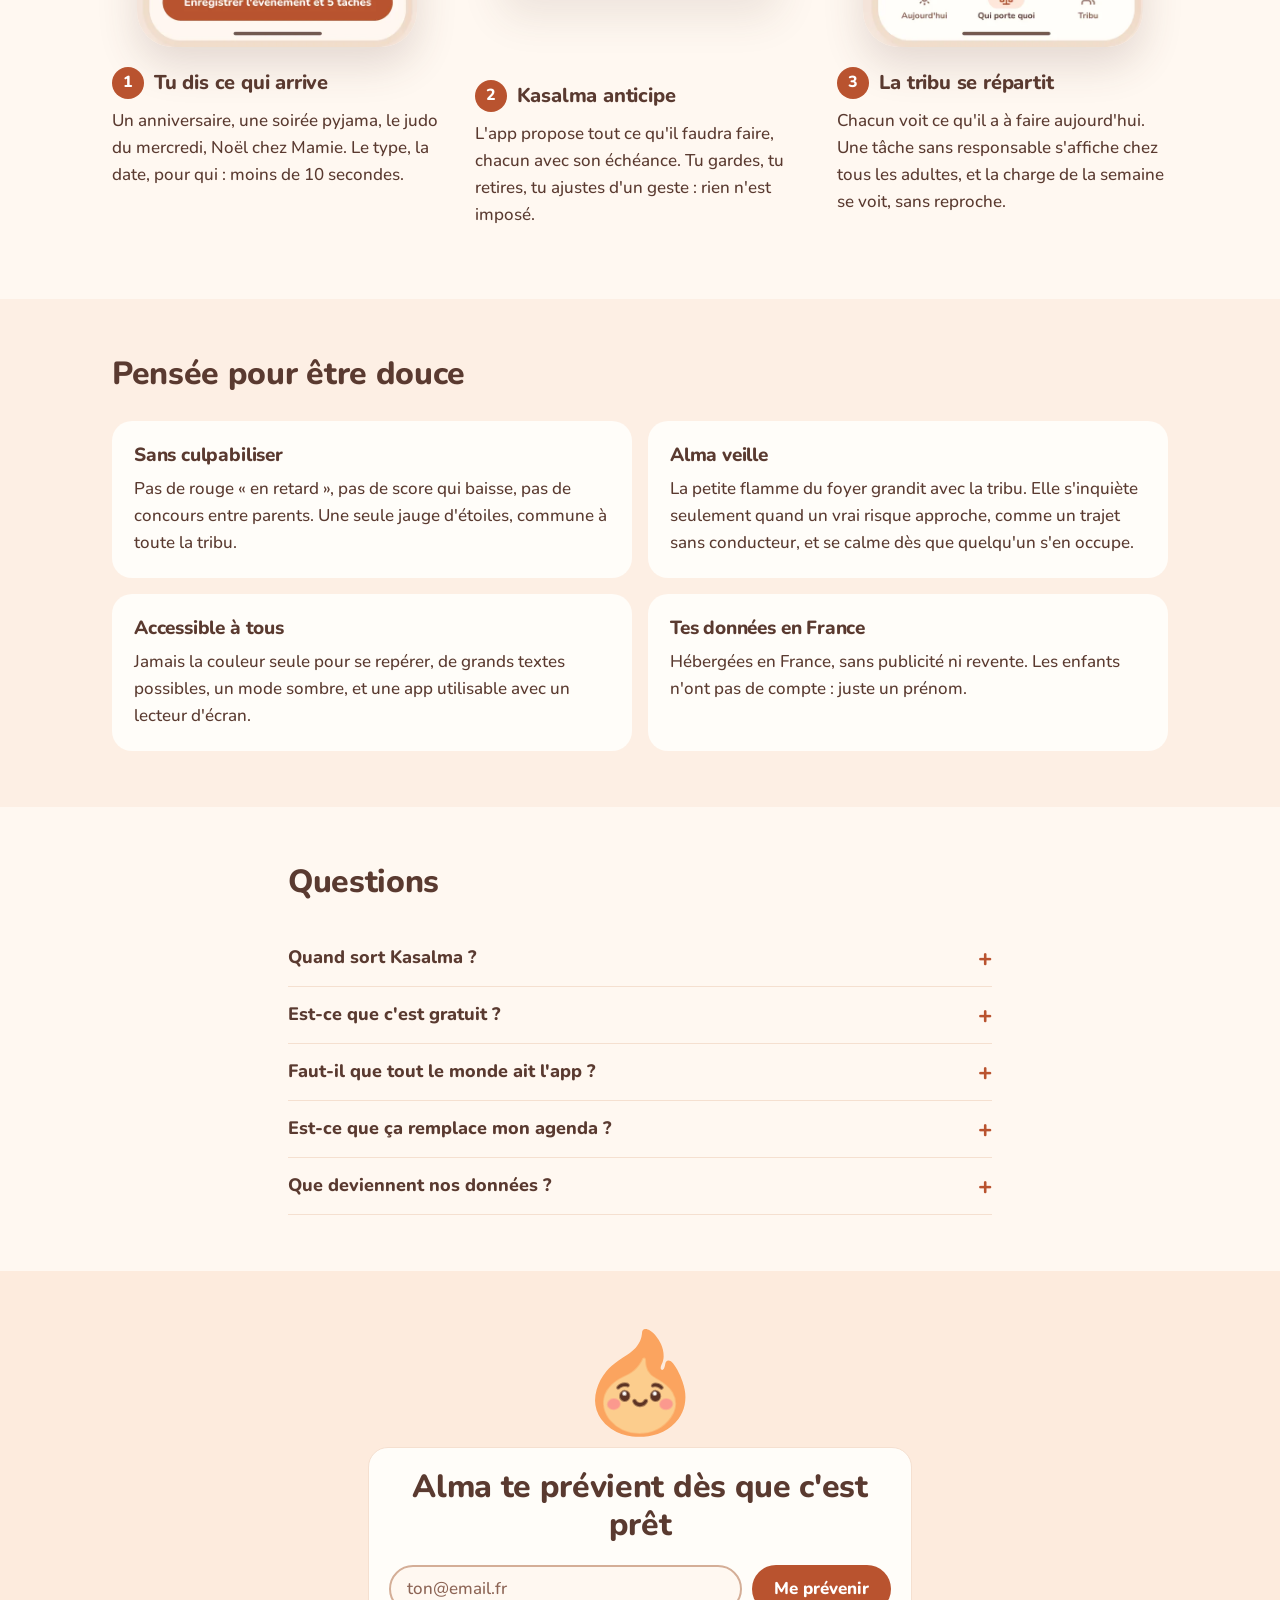
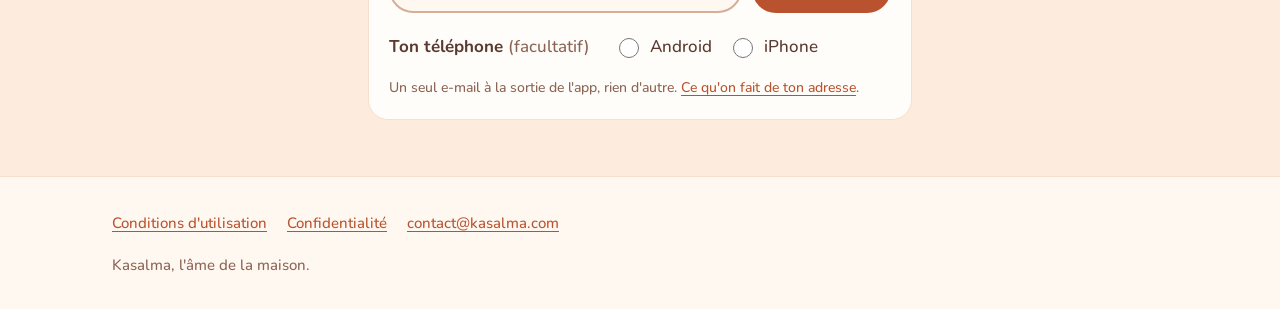
<file: docs/index.html>
<!doctype html>
<html lang="fr">
<head>
  <meta charset="utf-8">
  <meta name="viewport" content="width=device-width, initial-scale=1">
  <title>Kasalma · l'app qui allège la charge mentale de la famille</title>
  <meta name="description" content="Dis ce qui arrive : un anniversaire, une activité, un repas chez Mamie. Kasalma anticipe tout ce qu'il faut prévoir et le répartit dans la famille. Bientôt sur Android et iPhone.">
  <link rel="canonical" href="https://kasalma.com/">
  <meta name="theme-color" content="#FFF8F1" media="(prefers-color-scheme: light)">
  <meta name="theme-color" content="#33231E" media="(prefers-color-scheme: dark)">
  <meta property="og:type" content="website">
  <meta property="og:site_name" content="Kasalma">
  <meta property="og:locale" content="fr_FR">
  <meta property="og:url" content="https://kasalma.com/">
  <meta property="og:title" content="Kasalma, la maison qui pense à ce qu'on oublie">
  <meta property="og:description" content="L'app qui allège la charge mentale de la famille : elle anticipe ce qu'il faut prévoir et le partage dans la tribu.">
  <meta property="og:image" content="https://kasalma.com/assets/img/og-cover.png">
  <meta property="og:image:width" content="1200">
  <meta property="og:image:height" content="630">
  <meta property="og:image:alt" content="Alma, la petite flamme de Kasalma, à côté de l'écran Aujourd'hui de l'app.">
  <meta name="twitter:card" content="summary_large_image">
  <link rel="icon" href="assets/favicon.svg" type="image/svg+xml">
  <link rel="preload" href="assets/fonts/Nunito_800ExtraBold.ttf" as="font" type="font/ttf" crossorigin>
  <link rel="stylesheet" href="assets/style.css">
  <script src="assets/site.js" defer></script>
  <script type="application/ld+json">
  {
    "@context": "https://schema.org",
    "@graph": [
      {
        "@type": "Organization",
        "@id": "https://kasalma.com/#org",
        "name": "Kasalma",
        "url": "https://kasalma.com/",
        "logo": "https://kasalma.com/assets/alma.svg",
        "email": "contact@kasalma.com"
      },
      {
        "@type": "WebSite",
        "@id": "https://kasalma.com/#site",
        "name": "Kasalma",
        "url": "https://kasalma.com/",
        "inLanguage": "fr-FR",
        "publisher": { "@id": "https://kasalma.com/#org" }
      },
      {
        "@type": "FAQPage",
        "mainEntity": [
          { "@type": "Question", "name": "Quand sort Kasalma ?", "acceptedAnswer": { "@type": "Answer", "text": "Kasalma est en cours de développement, pour Android et iPhone. Inscris-toi à la liste d'attente : on te prévient dès qu'elle est prête." } },
          { "@type": "Question", "name": "Est-ce que c'est gratuit ?", "acceptedAnswer": { "@type": "Answer", "text": "L'essentiel sera gratuit. Une offre premium, valable pour toute la tribu, ajoutera des fonctions en plus." } },
          { "@type": "Question", "name": "Faut-il que tout le monde ait l'app ?", "acceptedAnswer": { "@type": "Answer", "text": "Non. Les enfants n'ont pas besoin de téléphone : tu crées pour eux un simple profil. L'autre adulte peut rejoindre la tribu quand il veut, et tu peux commencer seule ou seul." } },
          { "@type": "Question", "name": "Est-ce que ça remplace mon agenda ?", "acceptedAnswer": { "@type": "Answer", "text": "Non, Kasalma s'ajoute à ton agenda. Tu peux y abonner Google Agenda ou le calendrier de l'iPhone pour voir les événements et les trajets à côté du reste." } },
          { "@type": "Question", "name": "Que deviennent nos données ?", "acceptedAnswer": { "@type": "Answer", "text": "Elles sont hébergées en France, sans publicité ni revente. Tu peux les exporter et supprimer ton compte depuis l'app, à tout moment." } }
        ]
      }
    ]
  }
  </script>
</head>
<body>
  <a class="skip-link" href="#contenu">Aller au contenu</a>

  <header class="site-header">
    <div class="wrap wrap-wide">
      <a class="brand" href="./" aria-current="page"><img src="assets/alma.svg" alt="" width="32" height="37">Kasalma</a>
      <nav class="site-nav" aria-label="Menu principal">
        <ul>
          <li><a href="#comment">Comment ça marche</a></li>
          <li><a href="#questions">Questions</a></li>
          <li><a class="nav-cta" href="#attente">Être prévenu·e</a></li>
        </ul>
      </nav>
    </div>
  </header>

  <main id="contenu" tabindex="-1" class="landing">
    <section class="hero-split" aria-labelledby="titre">
      <div class="wrap wrap-wide hero-grid">
        <div class="hero-text">
          <p class="eyebrow">Bientôt sur Android et iPhone</p>
          <h1 id="titre">La maison qui pense à ce qu'on oublie</h1>
          <p class="lead">Tu dis ce qui arrive : un anniversaire, une activité, un repas chez Mamie. Kasalma anticipe tout ce que ça implique, le répartit dans la tribu et te montre ce qu'il y a à faire aujourd'hui.</p>

          <form class="waitlist" data-waitlist action="https://formspree.io/f/xwlozjbp" method="POST" aria-labelledby="attente-titre-1">
            <h2 id="attente-titre-1" class="waitlist-title">Sois prévenu·e de la sortie</h2>
            <div class="waitlist-row">
              <label class="sr-only" for="email-1">Ton adresse e-mail</label>
              <input id="email-1" type="email" name="email" required autocomplete="email" placeholder="ton@email.fr">
              <button class="btn" type="submit">Me prévenir</button>
            </div>
            <fieldset class="device">
              <legend>Ton téléphone <span class="optional">(facultatif)</span></legend>
              <label><input type="radio" name="telephone" value="android"> Android</label>
              <label><input type="radio" name="telephone" value="iphone"> iPhone</label>
            </fieldset>
            <input type="hidden" name="source" value="accueil-haut">
            <input type="hidden" name="_subject" value="Liste d'attente Kasalma">
            <div class="hp" aria-hidden="true"><label>Ne pas remplir <input type="text" name="_gotcha" tabindex="-1" autocomplete="off"></label></div>
            <p class="fine">Un seul e-mail à la sortie de l'app, rien d'autre. <a href="fr/confidentialite/#site">Ce qu'on fait de ton adresse</a>.</p>
            <p class="status" data-status role="status" aria-live="polite"></p>
          </form>
        </div>
        <div class="hero-visual">
          <picture>
            <img src="assets/img/aujourdhui.webp" width="600" height="1227" fetchpriority="high"
                 alt="Écran Aujourd'hui de Kasalma : Alma dans sa cheminée dit « Coucou la tribu ! Je veille sur la maison », 12 étoiles pour la tribu, et la première tâche du jour : demander à Papi et Mamie s'il faut apporter quelque chose, avant 12 h, confiée à Papa.">
          </picture>
        </div>
      </div>
    </section>

    <section class="band" aria-label="Notre idée">
      <div class="wrap">
        <p class="band-quote">Ce que tu portes en silence devient visible, et se partage.</p>
      </div>
    </section>

    <section id="comment" class="section" aria-labelledby="comment-titre">
      <div class="wrap wrap-wide">
        <h2 id="comment-titre" class="section-title">Comment ça marche</h2>
        <ol class="steps">
          <li class="step">
            <img src="assets/img/ajouter.webp" width="600" height="1227" loading="lazy"
                 alt="Écran Nouvel événement : Anniversaire et Soirée pyjama sont cochés, pour Léa, chez Chloé, vendredi 27 novembre de 17 h au samedi 10 h. Le bouton dit « Enregistrer l'événement et 5 tâches ».">
            <h3><span class="step-num" aria-hidden="true">1</span> Tu dis ce qui arrive</h3>
            <p>Un anniversaire, une soirée pyjama, le judo du mercredi, Noël chez Mamie. Le type, la date, pour qui : moins de 10 secondes.</p>
          </li>
          <li class="step">
            <div class="example" role="group" aria-labelledby="exemple-titre">
              <p id="exemple-titre" class="example-title">Anniversaire de Chloé + soirée pyjama, vendredi</p>
              <ul>
                <li><span>Acheter un cadeau pour Chloé</span><span class="due">mercredi</span></li>
                <li><span>Confirmer l'heure de fin avec ses parents</span><span class="due">mercredi</span></li>
                <li><span>Préparer le sac de nuit : pyjama, brosse à dents, doudou</span><span class="due">vendredi midi</span></li>
                <li><span>Emmener Léa</span><span class="due">vendredi 17 h</span></li>
                <li><span>Récupérer Léa</span><span class="due">samedi 10 h</span></li>
              </ul>
            </div>
            <h3><span class="step-num" aria-hidden="true">2</span> Kasalma anticipe</h3>
            <p>L'app propose tout ce qu'il faudra faire, chacun avec son échéance. Tu gardes, tu retires, tu ajustes d'un geste : rien n'est imposé.</p>
          </li>
          <li class="step">
            <img src="assets/img/qui-porte-quoi.webp" width="600" height="1227" loading="lazy"
                 alt="Écran Qui porte quoi : cette semaine, Maman a 9 tâches, Papa 6, Tom 2, Léa 1, et 1 tâche est pour tout le monde. 19 tâches et 4 mercis échangés.">
            <h3><span class="step-num" aria-hidden="true">3</span> La tribu se répartit</h3>
            <p>Chacun voit ce qu'il a à faire aujourd'hui. Une tâche sans responsable s'affiche chez tous les adultes, et la charge de la semaine se voit, sans reproche.</p>
          </li>
        </ol>
      </div>
    </section>

    <section class="section section-soft" aria-labelledby="principes-titre">
      <div class="wrap wrap-wide">
        <h2 id="principes-titre" class="section-title">Pensée pour être douce</h2>
        <ul class="features">
          <li>
            <h3>Sans culpabiliser</h3>
            <p>Pas de rouge « en retard », pas de score qui baisse, pas de concours entre parents. Une seule jauge d'étoiles, commune à toute la tribu.</p>
          </li>
          <li>
            <h3>Alma veille</h3>
            <p>La petite flamme du foyer grandit avec la tribu. Elle s'inquiète seulement quand un vrai risque approche, comme un trajet sans conducteur, et se calme dès que quelqu'un s'en occupe.</p>
          </li>
          <li>
            <h3>Accessible à tous</h3>
            <p>Jamais la couleur seule pour se repérer, de grands textes possibles, un mode sombre, et une app utilisable avec un lecteur d'écran.</p>
          </li>
          <li>
            <h3>Tes données en France</h3>
            <p>Hébergées en France, sans publicité ni revente. Les enfants n'ont pas de compte : juste un prénom.</p>
          </li>
        </ul>
      </div>
    </section>

    <section id="questions" class="section" aria-labelledby="questions-titre">
      <div class="wrap">
        <h2 id="questions-titre" class="section-title">Questions</h2>
        <div class="faq">
          <details>
            <summary>Quand sort Kasalma ?</summary>
            <p>Kasalma est en cours de développement, pour Android et iPhone. Inscris-toi à la liste d'attente : on te prévient dès qu'elle est prête.</p>
          </details>
          <details>
            <summary>Est-ce que c'est gratuit ?</summary>
            <p>L'essentiel sera gratuit. Une offre premium, valable pour toute la tribu, ajoutera des fonctions en plus.</p>
          </details>
          <details>
            <summary>Faut-il que tout le monde ait l'app ?</summary>
            <p>Non. Les enfants n'ont pas besoin de téléphone : tu crées pour eux un simple profil. L'autre adulte peut rejoindre la tribu quand il veut, et tu peux commencer seule ou seul.</p>
          </details>
          <details>
            <summary>Est-ce que ça remplace mon agenda ?</summary>
            <p>Non, Kasalma s'ajoute à ton agenda. Tu peux y abonner Google Agenda ou le calendrier de l'iPhone pour voir les événements et les trajets à côté du reste.</p>
          </details>
          <details>
            <summary>Que deviennent nos données ?</summary>
            <p>Elles sont hébergées en France, sans publicité ni revente. Tu peux les exporter et supprimer ton compte depuis l'app, à tout moment. Tout est expliqué dans la <a href="fr/confidentialite/">politique de confidentialité</a>.</p>
          </details>
        </div>
      </div>
    </section>

    <section id="attente" class="section section-hearth" aria-labelledby="attente-titre-2">
      <div class="wrap">
        <img class="cta-alma" src="assets/alma.svg" alt="" width="96" height="112">
        <form class="waitlist waitlist-center" data-waitlist action="https://formspree.io/f/xwlozjbp" method="POST" aria-labelledby="attente-titre-2">
          <h2 id="attente-titre-2" class="section-title">Alma te prévient dès que c'est prêt</h2>
          <div class="waitlist-row">
            <label class="sr-only" for="email-2">Ton adresse e-mail</label>
            <input id="email-2" type="email" name="email" required autocomplete="email" placeholder="ton@email.fr">
            <button class="btn" type="submit">Me prévenir</button>
          </div>
          <fieldset class="device">
            <legend>Ton téléphone <span class="optional">(facultatif)</span></legend>
            <label><input type="radio" name="telephone" value="android"> Android</label>
            <label><input type="radio" name="telephone" value="iphone"> iPhone</label>
          </fieldset>
          <input type="hidden" name="source" value="accueil-bas">
          <input type="hidden" name="_subject" value="Liste d'attente Kasalma">
          <div class="hp" aria-hidden="true"><label>Ne pas remplir <input type="text" name="_gotcha" tabindex="-1" autocomplete="off"></label></div>
          <p class="fine">Un seul e-mail à la sortie de l'app, rien d'autre. <a href="fr/confidentialite/#site">Ce qu'on fait de ton adresse</a>.</p>
          <p class="status" data-status role="status" aria-live="polite"></p>
        </form>
      </div>
    </section>
  </main>

  <footer class="site-footer">
    <div class="wrap wrap-wide">
      <ul>
        <li><a href="fr/cgu/">Conditions d'utilisation</a></li>
        <li><a href="fr/confidentialite/">Confidentialité</a></li>
        <li><a href="mailto:contact@kasalma.com">contact@kasalma.com</a></li>
      </ul>
      <p>Kasalma, l'âme de la maison.</p>
    </div>
  </footer>
</body>
</html>
</file>
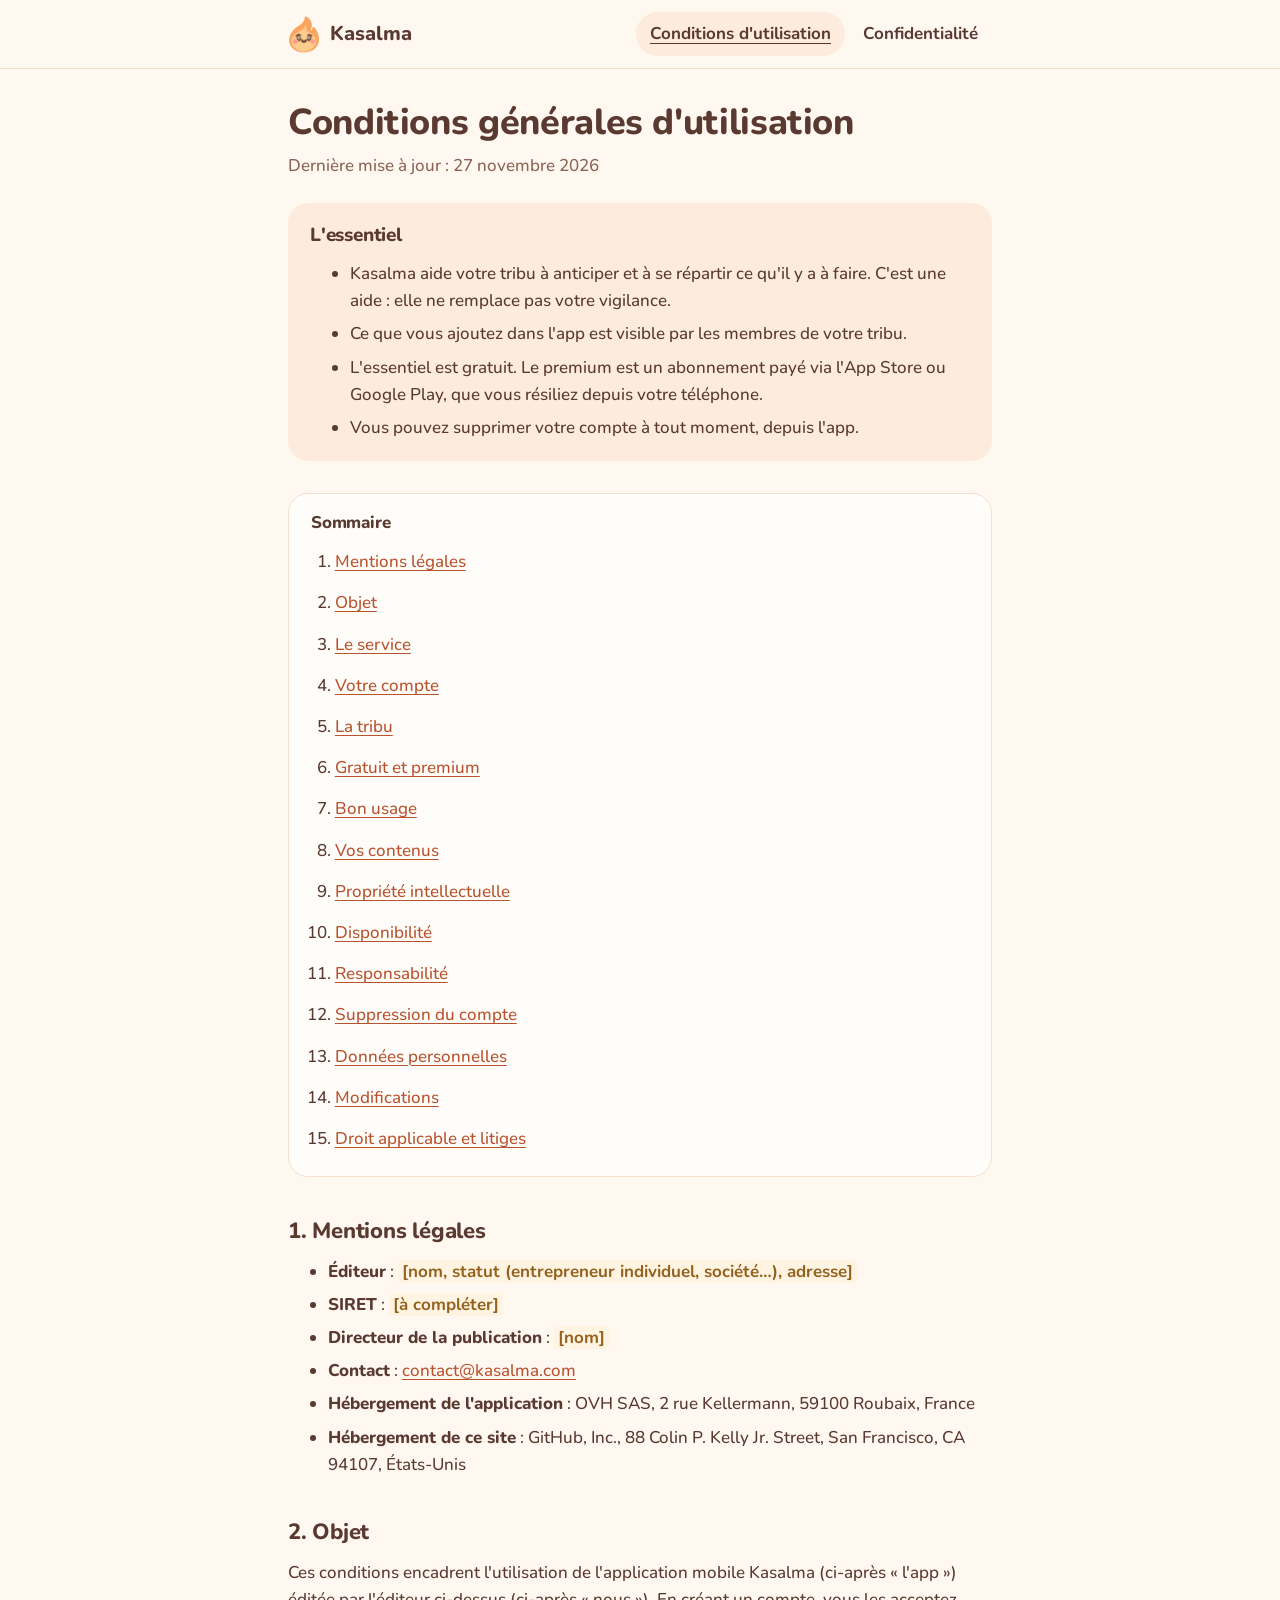
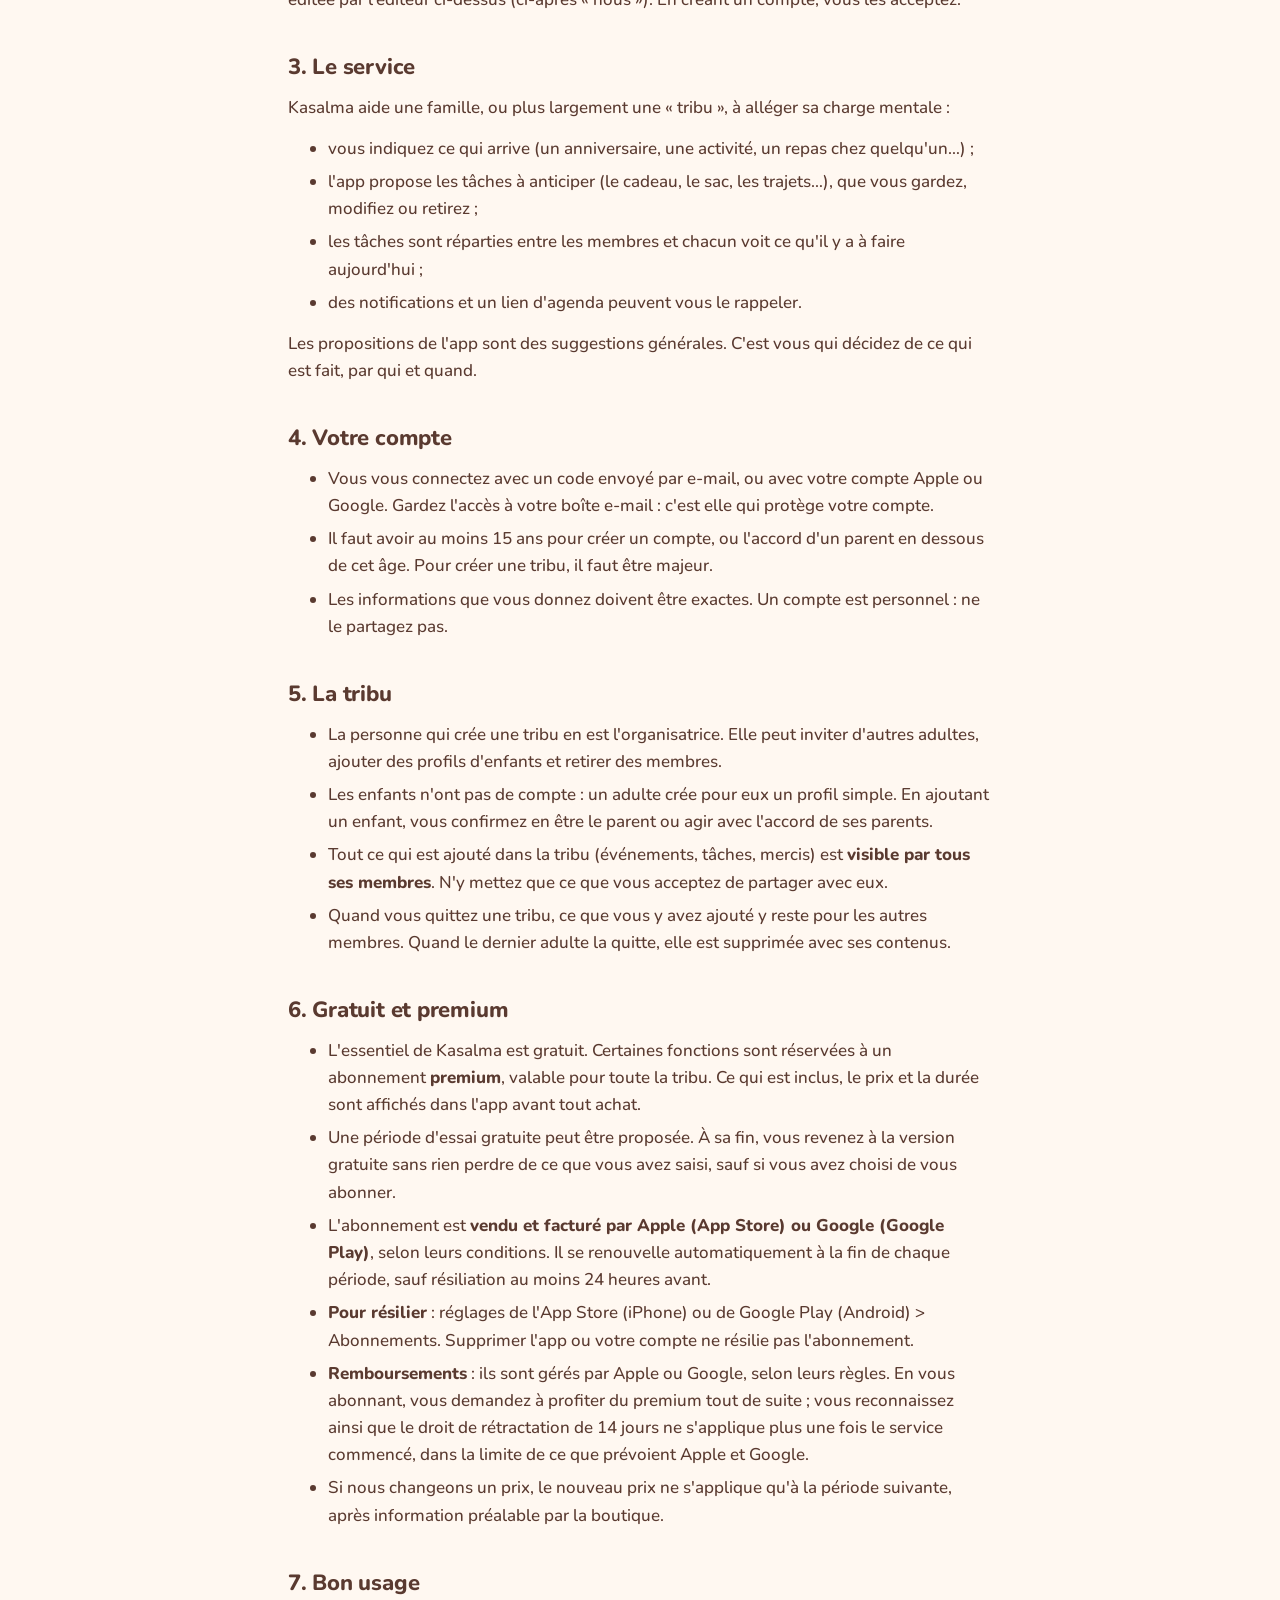
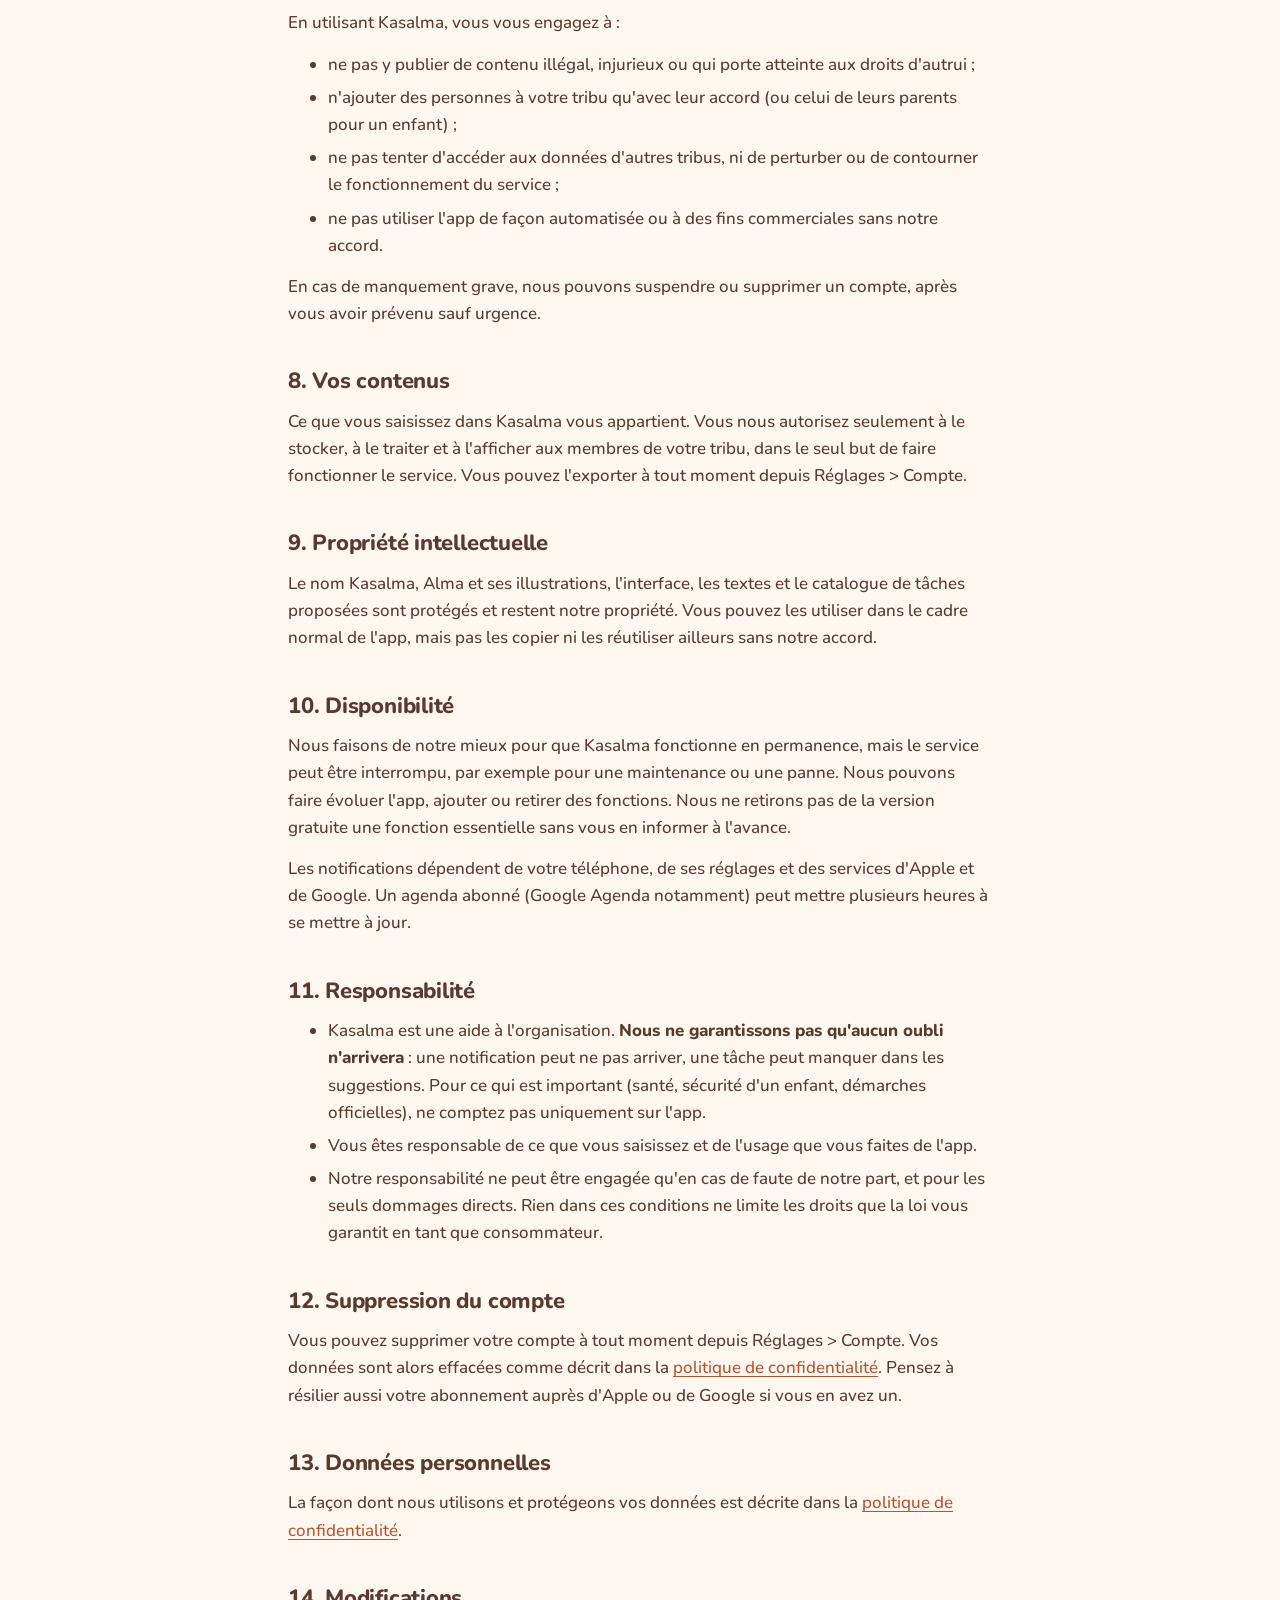
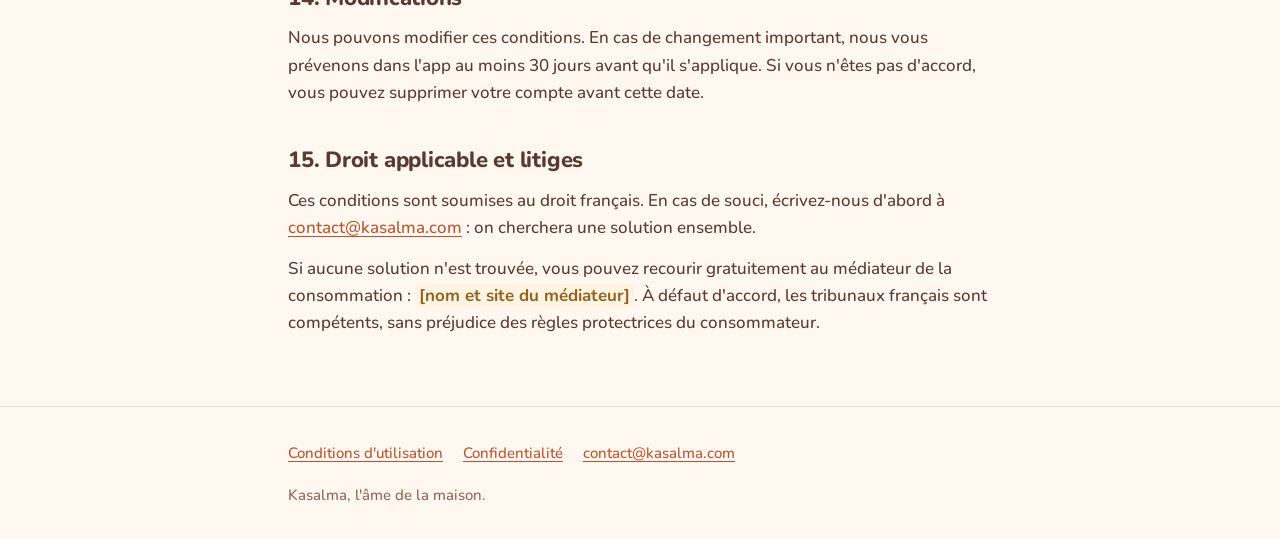
<file: docs/cgu/index.html>
<!doctype html>
<html lang="fr">
<head>
  <meta charset="utf-8">
  <meta name="viewport" content="width=device-width, initial-scale=1">
  <title>Conditions d'utilisation · Kasalma</title>
  <meta name="description" content="Les conditions générales d'utilisation de l'application Kasalma et les mentions légales.">
  <meta name="theme-color" content="#FFF8F1" media="(prefers-color-scheme: light)">
  <meta name="theme-color" content="#33231E" media="(prefers-color-scheme: dark)">
  <link rel="icon" href="../assets/favicon.svg" type="image/svg+xml">
  <link rel="stylesheet" href="../assets/style.css">
  <link rel="canonical" href="https://kasalma.com/cgu/">
  <script src="../assets/site.js" defer></script>
</head>
<body>
  <a class="skip-link" href="#contenu">Aller au contenu</a>

  <header class="site-header">
    <div class="wrap">
      <a class="brand" href="../"><img src="../assets/alma.svg" alt="" width="32" height="37">Kasalma</a>
      <nav class="site-nav" aria-label="Menu principal">
        <ul>
          <li><a href="./" aria-current="page">Conditions d'utilisation</a></li>
          <li><a href="../confidentialite/">Confidentialité</a></li>
        </ul>
      </nav>
    </div>
  </header>

  <main id="contenu" tabindex="-1">
    <div class="wrap">
      <h1>Conditions générales d'utilisation</h1>
      <p class="meta">Dernière mise à jour : 27 novembre 2026</p>

      <section class="summary-box" aria-labelledby="essentiel">
        <h2 id="essentiel">L'essentiel</h2>
        <ul>
          <li>Kasalma aide votre tribu à anticiper et à se répartir ce qu'il y a à faire. C'est une aide : elle ne remplace pas votre vigilance.</li>
          <li>Ce que vous ajoutez dans l'app est visible par les membres de votre tribu.</li>
          <li>L'essentiel est gratuit. Le premium est un abonnement payé via l'App Store ou Google Play, que vous résiliez depuis votre téléphone.</li>
          <li>Vous pouvez supprimer votre compte à tout moment, depuis l'app.</li>
        </ul>
      </section>

      <nav class="toc" aria-labelledby="sommaire">
        <h2 id="sommaire">Sommaire</h2>
        <ol>
          <li><a href="#mentions">Mentions légales</a></li>
          <li><a href="#objet">Objet</a></li>
          <li><a href="#service">Le service</a></li>
          <li><a href="#compte">Votre compte</a></li>
          <li><a href="#tribu">La tribu</a></li>
          <li><a href="#premium">Gratuit et premium</a></li>
          <li><a href="#usage">Bon usage</a></li>
          <li><a href="#contenus">Vos contenus</a></li>
          <li><a href="#propriete">Propriété intellectuelle</a></li>
          <li><a href="#disponibilite">Disponibilité</a></li>
          <li><a href="#responsabilite">Responsabilité</a></li>
          <li><a href="#fin">Suppression du compte</a></li>
          <li><a href="#donnees">Données personnelles</a></li>
          <li><a href="#modifications">Modifications</a></li>
          <li><a href="#droit">Droit applicable et litiges</a></li>
        </ol>
      </nav>

      <h2 id="mentions">1. Mentions légales</h2>
      <ul>
        <li><strong>Éditeur</strong> : <span class="todo">[nom, statut (entrepreneur individuel, société…), adresse]</span></li>
        <li><strong>SIRET</strong> : <span class="todo">[à compléter]</span></li>
        <li><strong>Directeur de la publication</strong> : <span class="todo">[nom]</span></li>
        <li><strong>Contact</strong> : <a href="mailto:contact@kasalma.com">contact@kasalma.com</a></li>
        <li><strong>Hébergement de l'application</strong> : OVH SAS, 2 rue Kellermann, 59100 Roubaix, France</li>
        <li><strong>Hébergement de ce site</strong> : GitHub, Inc., 88 Colin P. Kelly Jr. Street, San Francisco, CA 94107, États-Unis</li>
      </ul>

      <h2 id="objet">2. Objet</h2>
      <p>Ces conditions encadrent l'utilisation de l'application mobile Kasalma (ci-après « l'app ») éditée par l'éditeur ci-dessus (ci-après « nous »). En créant un compte, vous les acceptez.</p>

      <h2 id="service">3. Le service</h2>
      <p>Kasalma aide une famille, ou plus largement une « tribu », à alléger sa charge mentale :</p>
      <ul>
        <li>vous indiquez ce qui arrive (un anniversaire, une activité, un repas chez quelqu'un…) ;</li>
        <li>l'app propose les tâches à anticiper (le cadeau, le sac, les trajets…), que vous gardez, modifiez ou retirez ;</li>
        <li>les tâches sont réparties entre les membres et chacun voit ce qu'il y a à faire aujourd'hui ;</li>
        <li>des notifications et un lien d'agenda peuvent vous le rappeler.</li>
      </ul>
      <p>Les propositions de l'app sont des suggestions générales. C'est vous qui décidez de ce qui est fait, par qui et quand.</p>

      <h2 id="compte">4. Votre compte</h2>
      <ul>
        <li>Vous vous connectez avec un code envoyé par e-mail, ou avec votre compte Apple ou Google. Gardez l'accès à votre boîte e-mail : c'est elle qui protège votre compte.</li>
        <li>Il faut avoir au moins 15 ans pour créer un compte, ou l'accord d'un parent en dessous de cet âge. Pour créer une tribu, il faut être majeur.</li>
        <li>Les informations que vous donnez doivent être exactes. Un compte est personnel : ne le partagez pas.</li>
      </ul>

      <h2 id="tribu">5. La tribu</h2>
      <ul>
        <li>La personne qui crée une tribu en est l'organisatrice. Elle peut inviter d'autres adultes, ajouter des profils d'enfants et retirer des membres.</li>
        <li>Les enfants n'ont pas de compte : un adulte crée pour eux un profil simple. En ajoutant un enfant, vous confirmez en être le parent ou agir avec l'accord de ses parents.</li>
        <li>Tout ce qui est ajouté dans la tribu (événements, tâches, mercis) est <strong>visible par tous ses membres</strong>. N'y mettez que ce que vous acceptez de partager avec eux.</li>
        <li>Quand vous quittez une tribu, ce que vous y avez ajouté y reste pour les autres membres. Quand le dernier adulte la quitte, elle est supprimée avec ses contenus.</li>
      </ul>

      <h2 id="premium">6. Gratuit et premium</h2>
      <ul>
        <li>L'essentiel de Kasalma est gratuit. Certaines fonctions sont réservées à un abonnement <strong>premium</strong>, valable pour toute la tribu. Ce qui est inclus, le prix et la durée sont affichés dans l'app avant tout achat.</li>
        <li>Une période d'essai gratuite peut être proposée. À sa fin, vous revenez à la version gratuite sans rien perdre de ce que vous avez saisi, sauf si vous avez choisi de vous abonner.</li>
        <li>L'abonnement est <strong>vendu et facturé par Apple (App Store) ou Google (Google Play)</strong>, selon leurs conditions. Il se renouvelle automatiquement à la fin de chaque période, sauf résiliation au moins 24 heures avant.</li>
        <li><strong>Pour résilier</strong> : réglages de l'App Store (iPhone) ou de Google Play (Android) &gt; Abonnements. Supprimer l'app ou votre compte ne résilie pas l'abonnement.</li>
        <li><strong>Remboursements</strong> : ils sont gérés par Apple ou Google, selon leurs règles. En vous abonnant, vous demandez à profiter du premium tout de suite ; vous reconnaissez ainsi que le droit de rétractation de 14 jours ne s'applique plus une fois le service commencé, dans la limite de ce que prévoient Apple et Google.</li>
        <li>Si nous changeons un prix, le nouveau prix ne s'applique qu'à la période suivante, après information préalable par la boutique.</li>
      </ul>

      <h2 id="usage">7. Bon usage</h2>
      <p>En utilisant Kasalma, vous vous engagez à :</p>
      <ul>
        <li>ne pas y publier de contenu illégal, injurieux ou qui porte atteinte aux droits d'autrui ;</li>
        <li>n'ajouter des personnes à votre tribu qu'avec leur accord (ou celui de leurs parents pour un enfant) ;</li>
        <li>ne pas tenter d'accéder aux données d'autres tribus, ni de perturber ou de contourner le fonctionnement du service ;</li>
        <li>ne pas utiliser l'app de façon automatisée ou à des fins commerciales sans notre accord.</li>
      </ul>
      <p>En cas de manquement grave, nous pouvons suspendre ou supprimer un compte, après vous avoir prévenu sauf urgence.</p>

      <h2 id="contenus">8. Vos contenus</h2>
      <p>Ce que vous saisissez dans Kasalma vous appartient. Vous nous autorisez seulement à le stocker, à le traiter et à l'afficher aux membres de votre tribu, dans le seul but de faire fonctionner le service. Vous pouvez l'exporter à tout moment depuis Réglages &gt; Compte.</p>

      <h2 id="propriete">9. Propriété intellectuelle</h2>
      <p>Le nom Kasalma, Alma et ses illustrations, l'interface, les textes et le catalogue de tâches proposées sont protégés et restent notre propriété. Vous pouvez les utiliser dans le cadre normal de l'app, mais pas les copier ni les réutiliser ailleurs sans notre accord.</p>

      <h2 id="disponibilite">10. Disponibilité</h2>
      <p>Nous faisons de notre mieux pour que Kasalma fonctionne en permanence, mais le service peut être interrompu, par exemple pour une maintenance ou une panne. Nous pouvons faire évoluer l'app, ajouter ou retirer des fonctions. Nous ne retirons pas de la version gratuite une fonction essentielle sans vous en informer à l'avance.</p>
      <p>Les notifications dépendent de votre téléphone, de ses réglages et des services d'Apple et de Google. Un agenda abonné (Google Agenda notamment) peut mettre plusieurs heures à se mettre à jour.</p>

      <h2 id="responsabilite">11. Responsabilité</h2>
      <ul>
        <li>Kasalma est une aide à l'organisation. <strong>Nous ne garantissons pas qu'aucun oubli n'arrivera</strong> : une notification peut ne pas arriver, une tâche peut manquer dans les suggestions. Pour ce qui est important (santé, sécurité d'un enfant, démarches officielles), ne comptez pas uniquement sur l'app.</li>
        <li>Vous êtes responsable de ce que vous saisissez et de l'usage que vous faites de l'app.</li>
        <li>Notre responsabilité ne peut être engagée qu'en cas de faute de notre part, et pour les seuls dommages directs. Rien dans ces conditions ne limite les droits que la loi vous garantit en tant que consommateur.</li>
      </ul>

      <h2 id="fin">12. Suppression du compte</h2>
      <p>Vous pouvez supprimer votre compte à tout moment depuis Réglages &gt; Compte. Vos données sont alors effacées comme décrit dans la <a href="../confidentialite/#duree">politique de confidentialité</a>. Pensez à résilier aussi votre abonnement auprès d'Apple ou de Google si vous en avez un.</p>

      <h2 id="donnees">13. Données personnelles</h2>
      <p>La façon dont nous utilisons et protégeons vos données est décrite dans la <a href="../confidentialite/">politique de confidentialité</a>.</p>

      <h2 id="modifications">14. Modifications</h2>
      <p>Nous pouvons modifier ces conditions. En cas de changement important, nous vous prévenons dans l'app au moins 30 jours avant qu'il s'applique. Si vous n'êtes pas d'accord, vous pouvez supprimer votre compte avant cette date.</p>

      <h2 id="droit">15. Droit applicable et litiges</h2>
      <p>Ces conditions sont soumises au droit français. En cas de souci, écrivez-nous d'abord à <a href="mailto:contact@kasalma.com">contact@kasalma.com</a> : on cherchera une solution ensemble.</p>
      <p>Si aucune solution n'est trouvée, vous pouvez recourir gratuitement au médiateur de la consommation : <span class="todo">[nom et site du médiateur]</span>. À défaut d'accord, les tribunaux français sont compétents, sans préjudice des règles protectrices du consommateur.</p>
    </div>
  </main>

  <footer class="site-footer">
    <div class="wrap">
      <ul>
        <li><a href="./">Conditions d'utilisation</a></li>
        <li><a href="../confidentialite/">Confidentialité</a></li>
        <li><a href="mailto:contact@kasalma.com">contact@kasalma.com</a></li>
      </ul>
      <p>Kasalma, l'âme de la maison.</p>
    </div>
  </footer>
</body>
</html>
</file>
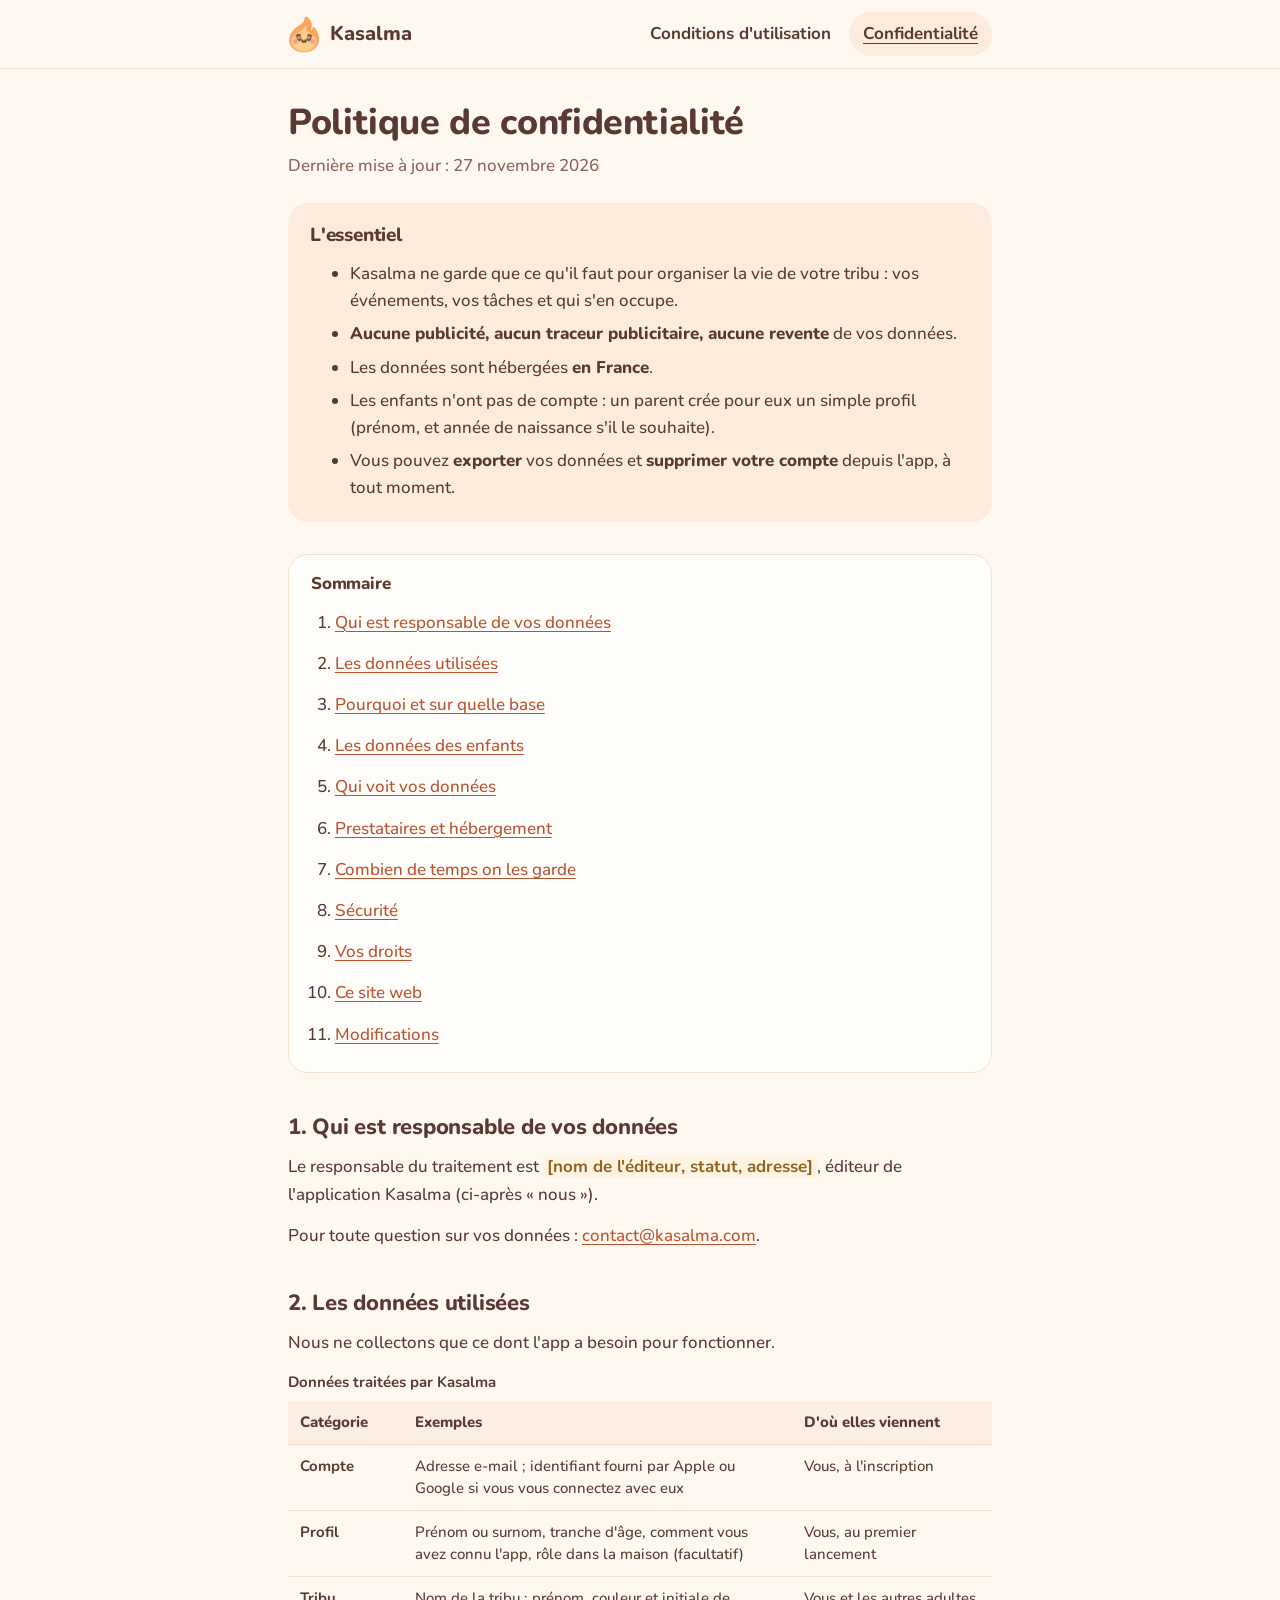
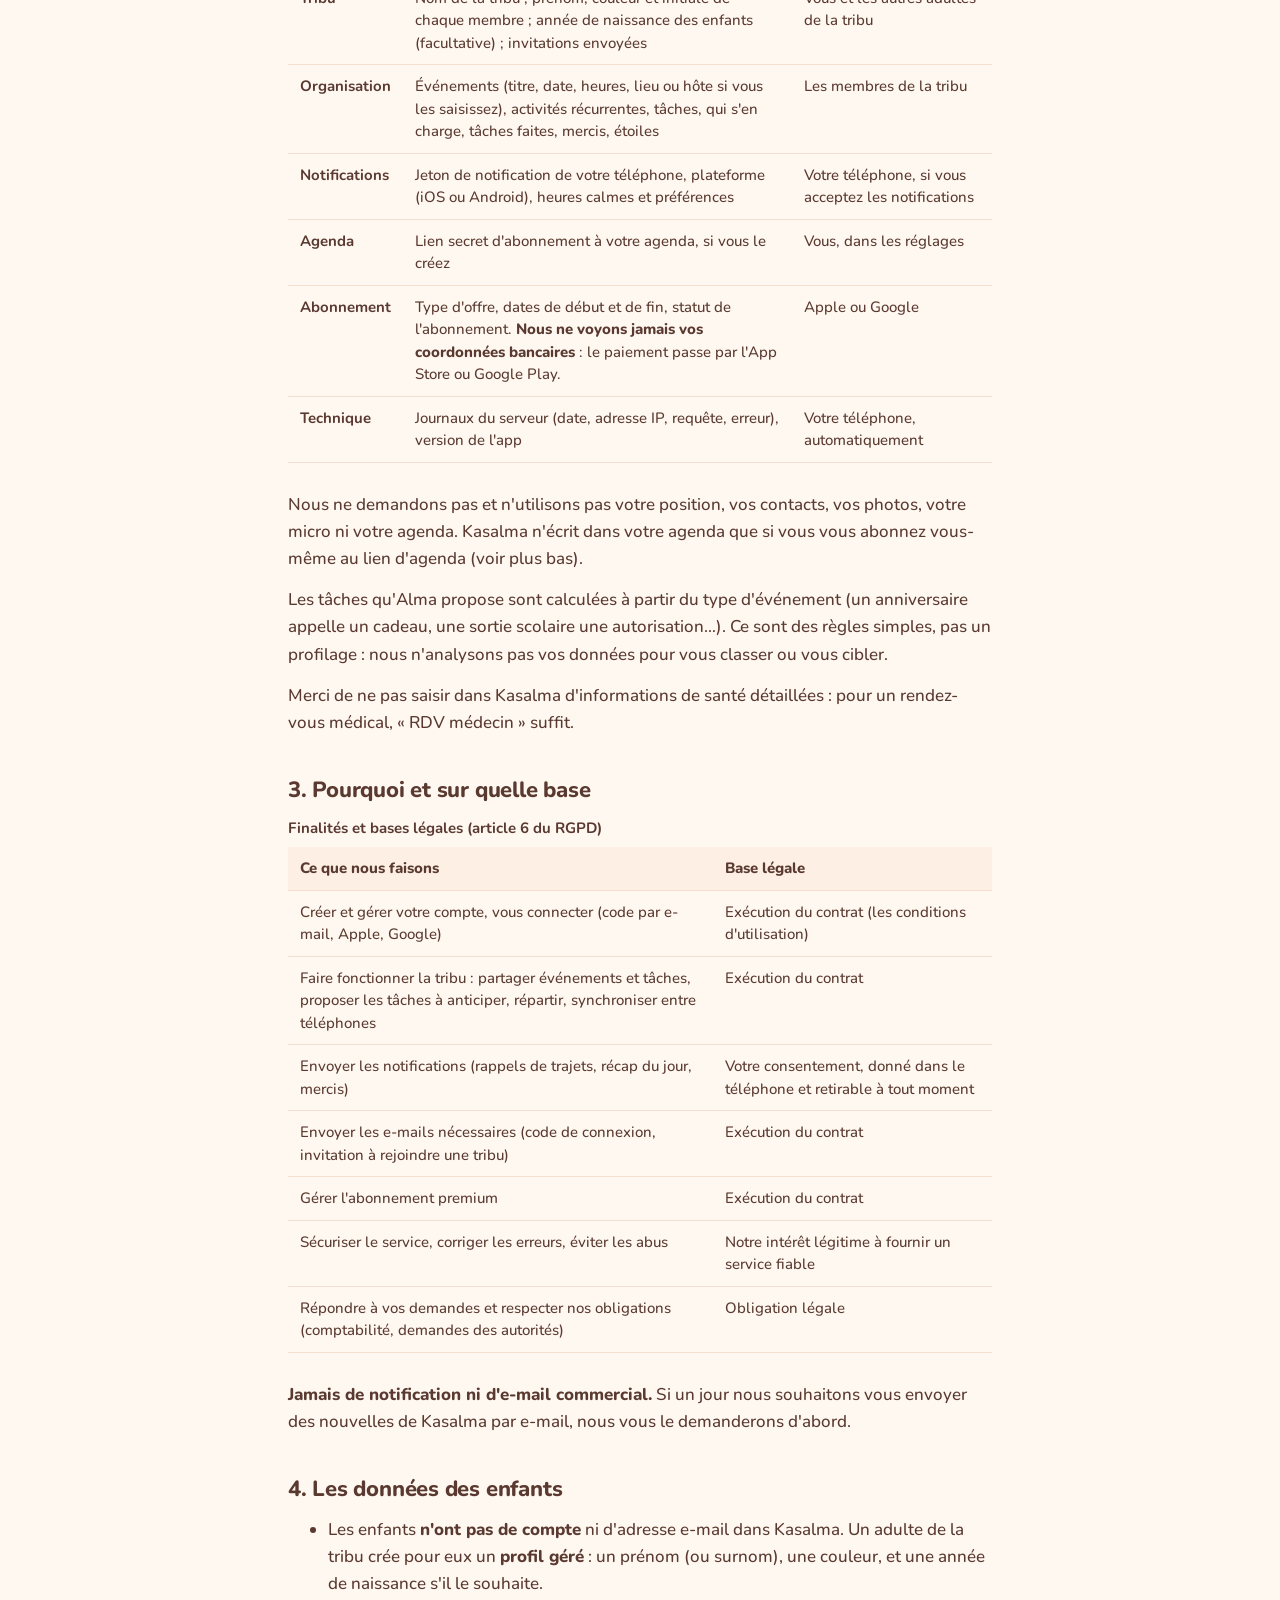
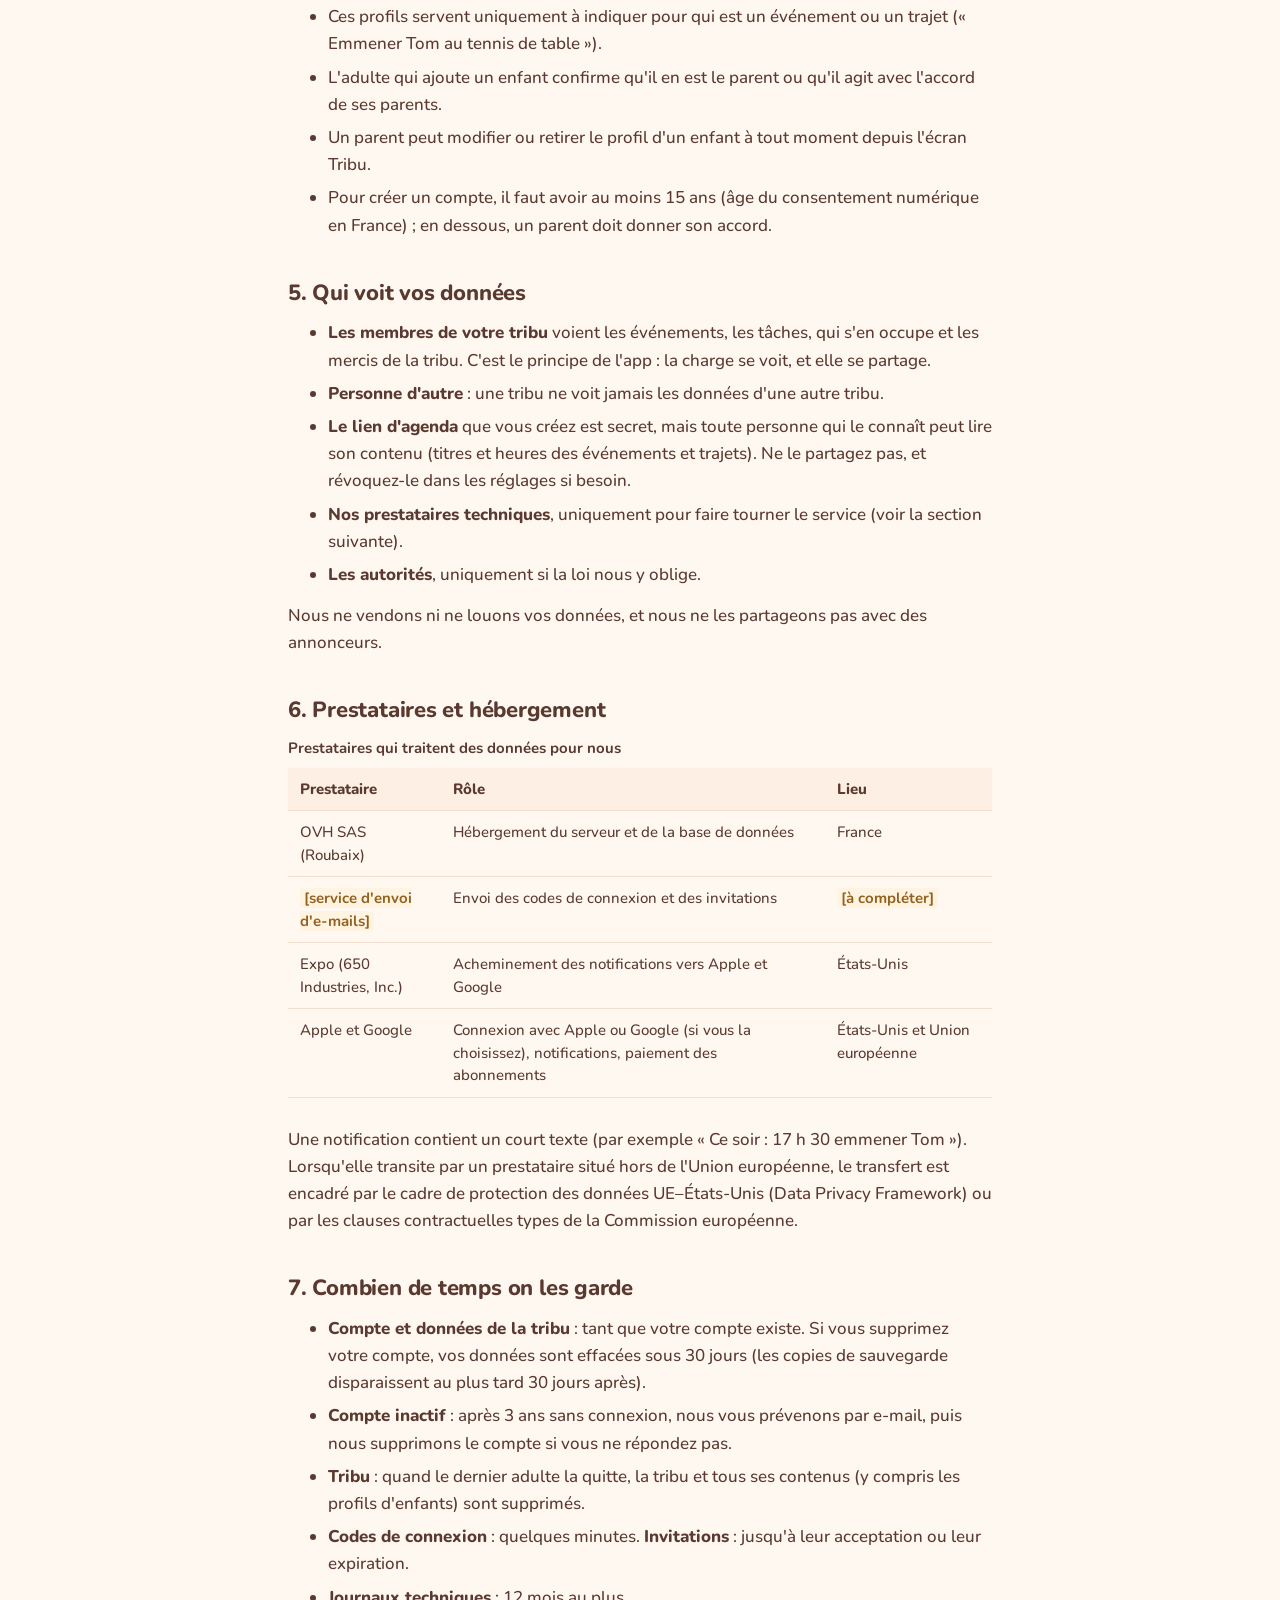
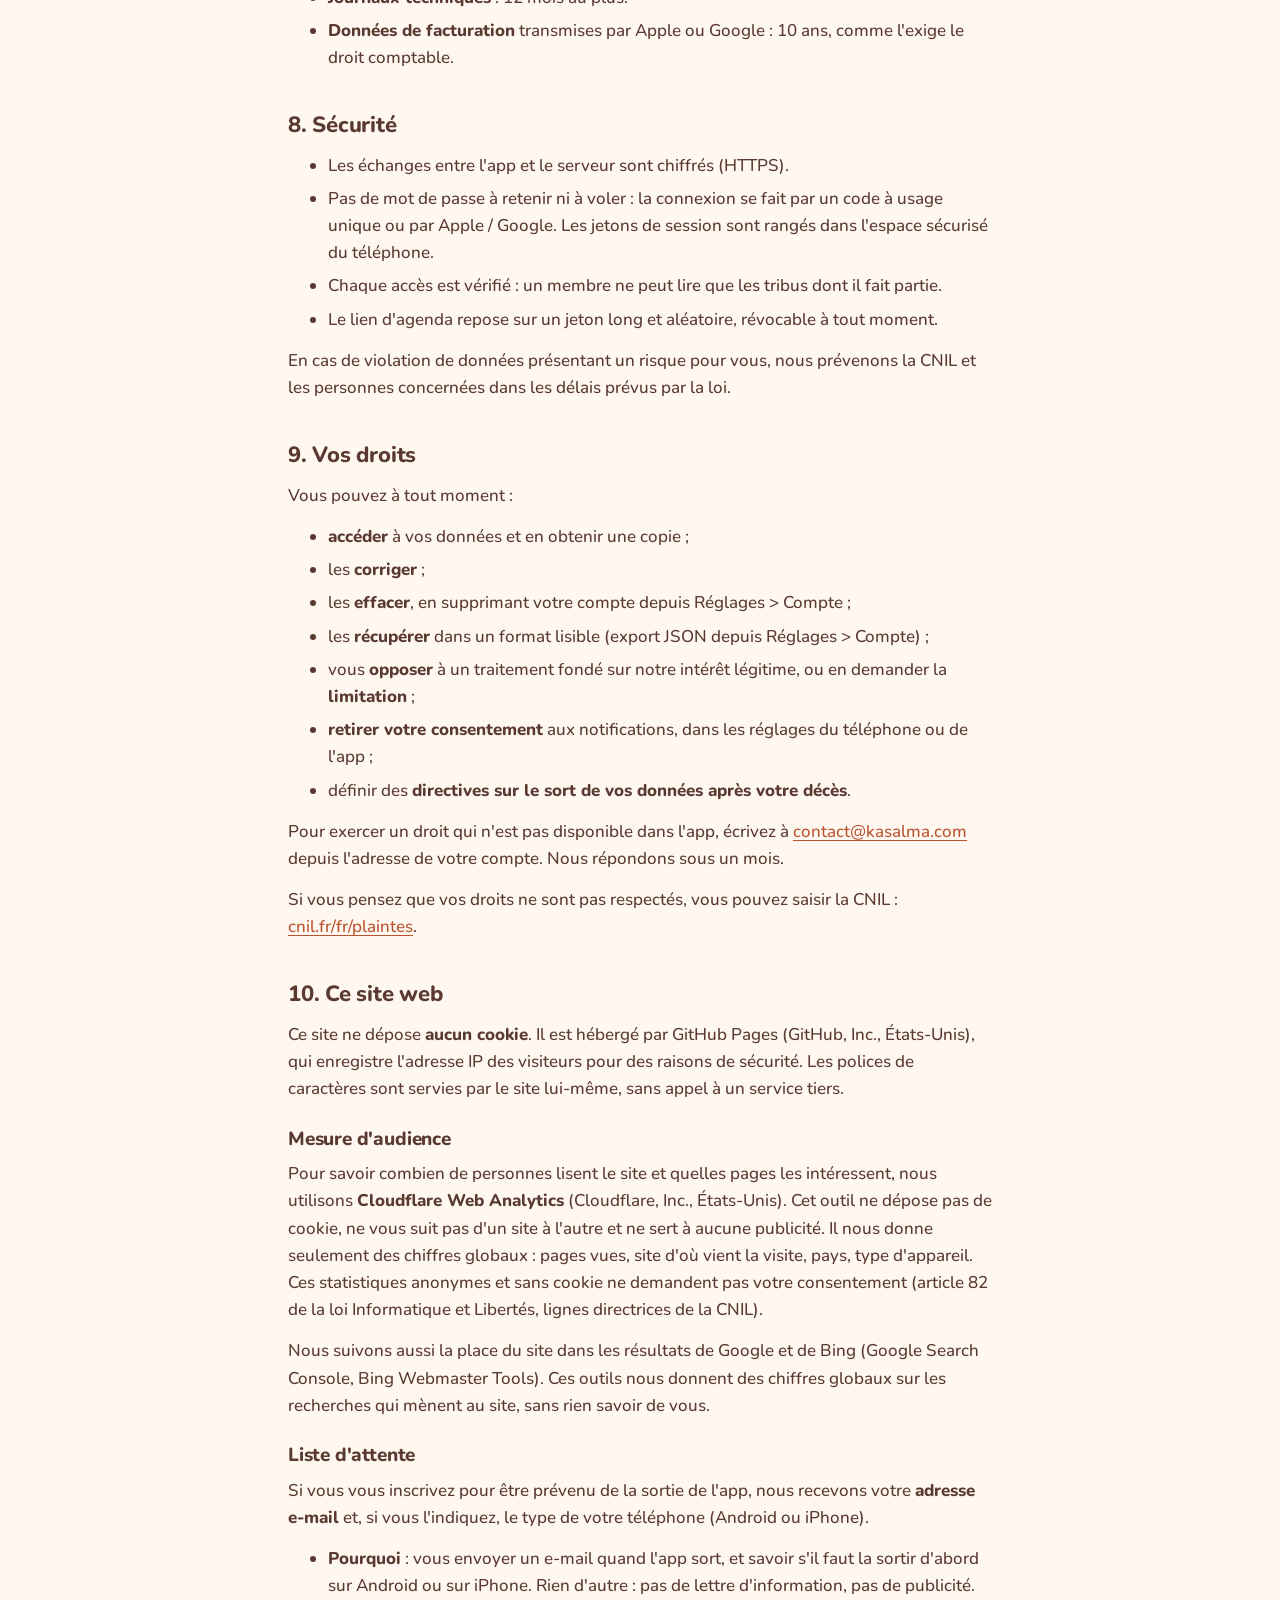
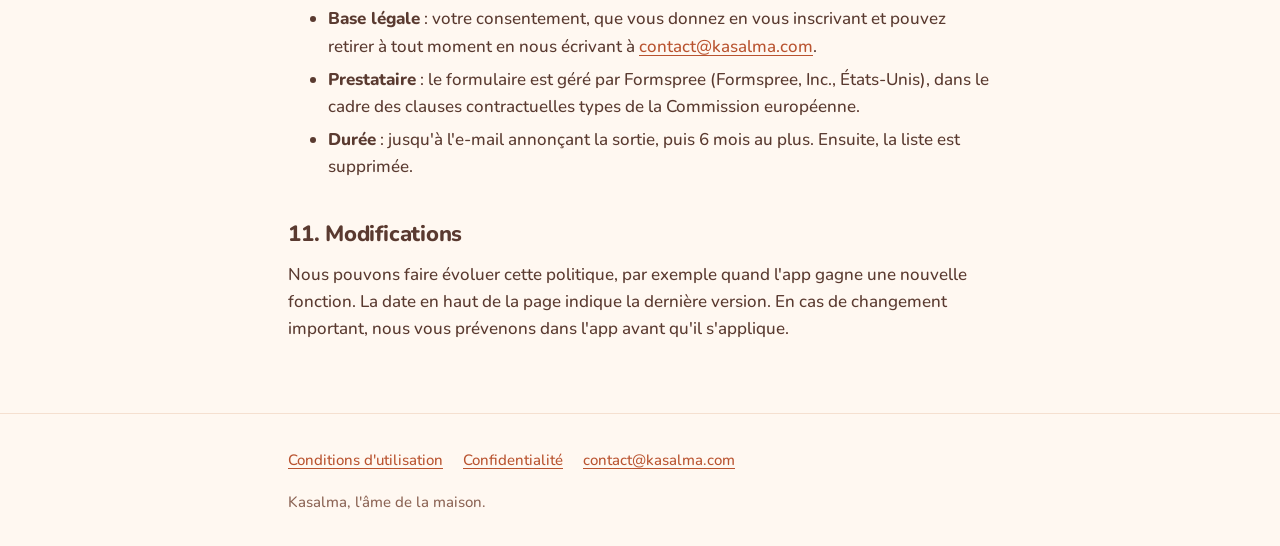
<file: docs/confidentialite/index.html>
<!doctype html>
<html lang="fr">
<head>
  <meta charset="utf-8">
  <meta name="viewport" content="width=device-width, initial-scale=1">
  <title>Politique de confidentialité · Kasalma</title>
  <meta name="description" content="Quelles données Kasalma utilise, pourquoi, où elles sont hébergées, combien de temps et comment exercer vos droits.">
  <meta name="theme-color" content="#FFF8F1" media="(prefers-color-scheme: light)">
  <meta name="theme-color" content="#33231E" media="(prefers-color-scheme: dark)">
  <link rel="icon" href="../assets/favicon.svg" type="image/svg+xml">
  <link rel="stylesheet" href="../assets/style.css">
  <link rel="canonical" href="https://kasalma.com/confidentialite/">
  <script src="../assets/site.js" defer></script>
</head>
<body>
  <a class="skip-link" href="#contenu">Aller au contenu</a>

  <header class="site-header">
    <div class="wrap">
      <a class="brand" href="../"><img src="../assets/alma.svg" alt="" width="32" height="37">Kasalma</a>
      <nav class="site-nav" aria-label="Menu principal">
        <ul>
          <li><a href="../cgu/">Conditions d'utilisation</a></li>
          <li><a href="./" aria-current="page">Confidentialité</a></li>
        </ul>
      </nav>
    </div>
  </header>

  <main id="contenu" tabindex="-1">
    <div class="wrap">
      <h1>Politique de confidentialité</h1>
      <p class="meta">Dernière mise à jour : 27 novembre 2026</p>

      <section class="summary-box" aria-labelledby="essentiel">
        <h2 id="essentiel">L'essentiel</h2>
        <ul>
          <li>Kasalma ne garde que ce qu'il faut pour organiser la vie de votre tribu : vos événements, vos tâches et qui s'en occupe.</li>
          <li><strong>Aucune publicité, aucun traceur publicitaire, aucune revente</strong> de vos données.</li>
          <li>Les données sont hébergées <strong>en France</strong>.</li>
          <li>Les enfants n'ont pas de compte : un parent crée pour eux un simple profil (prénom, et année de naissance s'il le souhaite).</li>
          <li>Vous pouvez <strong>exporter</strong> vos données et <strong>supprimer votre compte</strong> depuis l'app, à tout moment.</li>
        </ul>
      </section>

      <nav class="toc" aria-labelledby="sommaire">
        <h2 id="sommaire">Sommaire</h2>
        <ol>
          <li><a href="#responsable">Qui est responsable de vos données</a></li>
          <li><a href="#donnees">Les données utilisées</a></li>
          <li><a href="#finalites">Pourquoi et sur quelle base</a></li>
          <li><a href="#enfants">Les données des enfants</a></li>
          <li><a href="#partage">Qui voit vos données</a></li>
          <li><a href="#prestataires">Prestataires et hébergement</a></li>
          <li><a href="#duree">Combien de temps on les garde</a></li>
          <li><a href="#securite">Sécurité</a></li>
          <li><a href="#droits">Vos droits</a></li>
          <li><a href="#site">Ce site web</a></li>
          <li><a href="#modifications">Modifications</a></li>
        </ol>
      </nav>

      <h2 id="responsable">1. Qui est responsable de vos données</h2>
      <p>Le responsable du traitement est <span class="todo">[nom de l'éditeur, statut, adresse]</span>, éditeur de l'application Kasalma (ci-après « nous »).</p>
      <p>Pour toute question sur vos données : <a href="mailto:contact@kasalma.com">contact@kasalma.com</a>.</p>

      <h2 id="donnees">2. Les données utilisées</h2>
      <p>Nous ne collectons que ce dont l'app a besoin pour fonctionner.</p>

      <div class="table-scroll">
        <table class="stack">
          <caption>Données traitées par Kasalma</caption>
          <thead>
            <tr><th scope="col">Catégorie</th><th scope="col">Exemples</th><th scope="col">D'où elles viennent</th></tr>
          </thead>
          <tbody>
            <tr><th scope="row" data-label="Catégorie">Compte</th><td data-label="Exemples">Adresse e-mail ; identifiant fourni par Apple ou Google si vous vous connectez avec eux</td><td data-label="D'où elles viennent">Vous, à l'inscription</td></tr>
            <tr><th scope="row" data-label="Catégorie">Profil</th><td data-label="Exemples">Prénom ou surnom, tranche d'âge, comment vous avez connu l'app, rôle dans la maison (facultatif)</td><td data-label="D'où elles viennent">Vous, au premier lancement</td></tr>
            <tr><th scope="row" data-label="Catégorie">Tribu</th><td data-label="Exemples">Nom de la tribu ; prénom, couleur et initiale de chaque membre ; année de naissance des enfants (facultative) ; invitations envoyées</td><td data-label="D'où elles viennent">Vous et les autres adultes de la tribu</td></tr>
            <tr><th scope="row" data-label="Catégorie">Organisation</th><td data-label="Exemples">Événements (titre, date, heures, lieu ou hôte si vous les saisissez), activités récurrentes, tâches, qui s'en charge, tâches faites, mercis, étoiles</td><td data-label="D'où elles viennent">Les membres de la tribu</td></tr>
            <tr><th scope="row" data-label="Catégorie">Notifications</th><td data-label="Exemples">Jeton de notification de votre téléphone, plateforme (iOS ou Android), heures calmes et préférences</td><td data-label="D'où elles viennent">Votre téléphone, si vous acceptez les notifications</td></tr>
            <tr><th scope="row" data-label="Catégorie">Agenda</th><td data-label="Exemples">Lien secret d'abonnement à votre agenda, si vous le créez</td><td data-label="D'où elles viennent">Vous, dans les réglages</td></tr>
            <tr><th scope="row" data-label="Catégorie">Abonnement</th><td data-label="Exemples">Type d'offre, dates de début et de fin, statut de l'abonnement. <strong>Nous ne voyons jamais vos coordonnées bancaires</strong> : le paiement passe par l'App Store ou Google Play.</td><td data-label="D'où elles viennent">Apple ou Google</td></tr>
            <tr><th scope="row" data-label="Catégorie">Technique</th><td data-label="Exemples">Journaux du serveur (date, adresse IP, requête, erreur), version de l'app</td><td data-label="D'où elles viennent">Votre téléphone, automatiquement</td></tr>
          </tbody>
        </table>
      </div>

      <p>Nous ne demandons pas et n'utilisons pas votre position, vos contacts, vos photos, votre micro ni votre agenda. Kasalma n'écrit dans votre agenda que si vous vous abonnez vous-même au lien d'agenda (voir plus bas).</p>
      <p>Les tâches qu'Alma propose sont calculées à partir du type d'événement (un anniversaire appelle un cadeau, une sortie scolaire une autorisation…). Ce sont des règles simples, pas un profilage : nous n'analysons pas vos données pour vous classer ou vous cibler.</p>
      <p>Merci de ne pas saisir dans Kasalma d'informations de santé détaillées : pour un rendez-vous médical, « RDV médecin » suffit.</p>

      <h2 id="finalites">3. Pourquoi et sur quelle base</h2>
      <div class="table-scroll">
        <table class="stack">
          <caption>Finalités et bases légales (article 6 du RGPD)</caption>
          <thead>
            <tr><th scope="col">Ce que nous faisons</th><th scope="col">Base légale</th></tr>
          </thead>
          <tbody>
            <tr><td data-label="Ce que nous faisons">Créer et gérer votre compte, vous connecter (code par e-mail, Apple, Google)</td><td data-label="Base légale">Exécution du contrat (les conditions d'utilisation)</td></tr>
            <tr><td data-label="Ce que nous faisons">Faire fonctionner la tribu : partager événements et tâches, proposer les tâches à anticiper, répartir, synchroniser entre téléphones</td><td data-label="Base légale">Exécution du contrat</td></tr>
            <tr><td data-label="Ce que nous faisons">Envoyer les notifications (rappels de trajets, récap du jour, mercis)</td><td data-label="Base légale">Votre consentement, donné dans le téléphone et retirable à tout moment</td></tr>
            <tr><td data-label="Ce que nous faisons">Envoyer les e-mails nécessaires (code de connexion, invitation à rejoindre une tribu)</td><td data-label="Base légale">Exécution du contrat</td></tr>
            <tr><td data-label="Ce que nous faisons">Gérer l'abonnement premium</td><td data-label="Base légale">Exécution du contrat</td></tr>
            <tr><td data-label="Ce que nous faisons">Sécuriser le service, corriger les erreurs, éviter les abus</td><td data-label="Base légale">Notre intérêt légitime à fournir un service fiable</td></tr>
            <tr><td data-label="Ce que nous faisons">Répondre à vos demandes et respecter nos obligations (comptabilité, demandes des autorités)</td><td data-label="Base légale">Obligation légale</td></tr>
          </tbody>
        </table>
      </div>
      <p><strong>Jamais de notification ni d'e-mail commercial.</strong> Si un jour nous souhaitons vous envoyer des nouvelles de Kasalma par e-mail, nous vous le demanderons d'abord.</p>

      <h2 id="enfants">4. Les données des enfants</h2>
      <ul>
        <li>Les enfants <strong>n'ont pas de compte</strong> ni d'adresse e-mail dans Kasalma. Un adulte de la tribu crée pour eux un <strong>profil géré</strong> : un prénom (ou surnom), une couleur, et une année de naissance s'il le souhaite.</li>
        <li>Ces profils servent uniquement à indiquer pour qui est un événement ou un trajet (« Emmener Tom au tennis de table »).</li>
        <li>L'adulte qui ajoute un enfant confirme qu'il en est le parent ou qu'il agit avec l'accord de ses parents.</li>
        <li>Un parent peut modifier ou retirer le profil d'un enfant à tout moment depuis l'écran Tribu.</li>
        <li>Pour créer un compte, il faut avoir au moins 15 ans (âge du consentement numérique en France) ; en dessous, un parent doit donner son accord.</li>
      </ul>

      <h2 id="partage">5. Qui voit vos données</h2>
      <ul>
        <li><strong>Les membres de votre tribu</strong> voient les événements, les tâches, qui s'en occupe et les mercis de la tribu. C'est le principe de l'app : la charge se voit, et elle se partage.</li>
        <li><strong>Personne d'autre</strong> : une tribu ne voit jamais les données d'une autre tribu.</li>
        <li><strong>Le lien d'agenda</strong> que vous créez est secret, mais toute personne qui le connaît peut lire son contenu (titres et heures des événements et trajets). Ne le partagez pas, et révoquez-le dans les réglages si besoin.</li>
        <li><strong>Nos prestataires techniques</strong>, uniquement pour faire tourner le service (voir la section suivante).</li>
        <li><strong>Les autorités</strong>, uniquement si la loi nous y oblige.</li>
      </ul>
      <p>Nous ne vendons ni ne louons vos données, et nous ne les partageons pas avec des annonceurs.</p>

      <h2 id="prestataires">6. Prestataires et hébergement</h2>
      <div class="table-scroll">
        <table class="stack">
          <caption>Prestataires qui traitent des données pour nous</caption>
          <thead>
            <tr><th scope="col">Prestataire</th><th scope="col">Rôle</th><th scope="col">Lieu</th></tr>
          </thead>
          <tbody>
            <tr><td data-label="Prestataire">OVH SAS (Roubaix)</td><td data-label="Rôle">Hébergement du serveur et de la base de données</td><td data-label="Lieu">France</td></tr>
            <tr><td data-label="Prestataire"><span class="todo">[service d'envoi d'e-mails]</span></td><td data-label="Rôle">Envoi des codes de connexion et des invitations</td><td data-label="Lieu"><span class="todo">[à compléter]</span></td></tr>
            <tr><td data-label="Prestataire">Expo (650 Industries, Inc.)</td><td data-label="Rôle">Acheminement des notifications vers Apple et Google</td><td data-label="Lieu">États-Unis</td></tr>
            <tr><td data-label="Prestataire">Apple et Google</td><td data-label="Rôle">Connexion avec Apple ou Google (si vous la choisissez), notifications, paiement des abonnements</td><td data-label="Lieu">États-Unis et Union européenne</td></tr>
          </tbody>
        </table>
      </div>
      <p>Une notification contient un court texte (par exemple « Ce soir : 17 h 30 emmener Tom »). Lorsqu'elle transite par un prestataire situé hors de l'Union européenne, le transfert est encadré par le cadre de protection des données UE–États-Unis (Data Privacy Framework) ou par les clauses contractuelles types de la Commission européenne.</p>

      <h2 id="duree">7. Combien de temps on les garde</h2>
      <ul>
        <li><strong>Compte et données de la tribu</strong> : tant que votre compte existe. Si vous supprimez votre compte, vos données sont effacées sous 30 jours (les copies de sauvegarde disparaissent au plus tard 30 jours après).</li>
        <li><strong>Compte inactif</strong> : après 3 ans sans connexion, nous vous prévenons par e-mail, puis nous supprimons le compte si vous ne répondez pas.</li>
        <li><strong>Tribu</strong> : quand le dernier adulte la quitte, la tribu et tous ses contenus (y compris les profils d'enfants) sont supprimés.</li>
        <li><strong>Codes de connexion</strong> : quelques minutes. <strong>Invitations</strong> : jusqu'à leur acceptation ou leur expiration.</li>
        <li><strong>Journaux techniques</strong> : 12 mois au plus.</li>
        <li><strong>Données de facturation</strong> transmises par Apple ou Google : 10 ans, comme l'exige le droit comptable.</li>
      </ul>

      <h2 id="securite">8. Sécurité</h2>
      <ul>
        <li>Les échanges entre l'app et le serveur sont chiffrés (HTTPS).</li>
        <li>Pas de mot de passe à retenir ni à voler : la connexion se fait par un code à usage unique ou par Apple / Google. Les jetons de session sont rangés dans l'espace sécurisé du téléphone.</li>
        <li>Chaque accès est vérifié : un membre ne peut lire que les tribus dont il fait partie.</li>
        <li>Le lien d'agenda repose sur un jeton long et aléatoire, révocable à tout moment.</li>
      </ul>
      <p>En cas de violation de données présentant un risque pour vous, nous prévenons la CNIL et les personnes concernées dans les délais prévus par la loi.</p>

      <h2 id="droits">9. Vos droits</h2>
      <p>Vous pouvez à tout moment :</p>
      <ul>
        <li><strong>accéder</strong> à vos données et en obtenir une copie ;</li>
        <li>les <strong>corriger</strong> ;</li>
        <li>les <strong>effacer</strong>, en supprimant votre compte depuis Réglages &gt; Compte ;</li>
        <li>les <strong>récupérer</strong> dans un format lisible (export JSON depuis Réglages &gt; Compte) ;</li>
        <li>vous <strong>opposer</strong> à un traitement fondé sur notre intérêt légitime, ou en demander la <strong>limitation</strong> ;</li>
        <li><strong>retirer votre consentement</strong> aux notifications, dans les réglages du téléphone ou de l'app ;</li>
        <li>définir des <strong>directives sur le sort de vos données après votre décès</strong>.</li>
      </ul>
      <p>Pour exercer un droit qui n'est pas disponible dans l'app, écrivez à <a href="mailto:contact@kasalma.com">contact@kasalma.com</a> depuis l'adresse de votre compte. Nous répondons sous un mois.</p>
      <p>Si vous pensez que vos droits ne sont pas respectés, vous pouvez saisir la CNIL : <a href="https://www.cnil.fr/fr/plaintes">cnil.fr/fr/plaintes</a>.</p>

      <h2 id="site">10. Ce site web</h2>
      <p>Ce site ne dépose <strong>aucun cookie</strong>. Il est hébergé par GitHub Pages (GitHub, Inc., États-Unis), qui enregistre l'adresse IP des visiteurs pour des raisons de sécurité. Les polices de caractères sont servies par le site lui-même, sans appel à un service tiers.</p>

      <h3>Mesure d'audience</h3>
      <p>Pour savoir combien de personnes lisent le site et quelles pages les intéressent, nous utilisons <strong>Cloudflare Web Analytics</strong> (Cloudflare, Inc., États-Unis). Cet outil ne dépose pas de cookie, ne vous suit pas d'un site à l'autre et ne sert à aucune publicité. Il nous donne seulement des chiffres globaux : pages vues, site d'où vient la visite, pays, type d'appareil. Ces statistiques anonymes et sans cookie ne demandent pas votre consentement (article 82 de la loi Informatique et Libertés, lignes directrices de la CNIL).</p>
      <p>Nous suivons aussi la place du site dans les résultats de Google et de Bing (Google Search Console, Bing Webmaster Tools). Ces outils nous donnent des chiffres globaux sur les recherches qui mènent au site, sans rien savoir de vous.</p>

      <h3>Liste d'attente</h3>
      <p>Si vous vous inscrivez pour être prévenu de la sortie de l'app, nous recevons votre <strong>adresse e-mail</strong> et, si vous l'indiquez, le type de votre téléphone (Android ou iPhone).</p>
      <ul>
        <li><strong>Pourquoi</strong> : vous envoyer un e-mail quand l'app sort, et savoir s'il faut la sortir d'abord sur Android ou sur iPhone. Rien d'autre : pas de lettre d'information, pas de publicité.</li>
        <li><strong>Base légale</strong> : votre consentement, que vous donnez en vous inscrivant et pouvez retirer à tout moment en nous écrivant à <a href="mailto:contact@kasalma.com">contact@kasalma.com</a>.</li>
        <li><strong>Prestataire</strong> : le formulaire est géré par Formspree (Formspree, Inc., États-Unis), dans le cadre des clauses contractuelles types de la Commission européenne.</li>
        <li><strong>Durée</strong> : jusqu'à l'e-mail annonçant la sortie, puis 6 mois au plus. Ensuite, la liste est supprimée.</li>
      </ul>

      <h2 id="modifications">11. Modifications</h2>
      <p>Nous pouvons faire évoluer cette politique, par exemple quand l'app gagne une nouvelle fonction. La date en haut de la page indique la dernière version. En cas de changement important, nous vous prévenons dans l'app avant qu'il s'applique.</p>
    </div>
  </main>

  <footer class="site-footer">
    <div class="wrap">
      <ul>
        <li><a href="../cgu/">Conditions d'utilisation</a></li>
        <li><a href="./">Confidentialité</a></li>
        <li><a href="mailto:contact@kasalma.com">contact@kasalma.com</a></li>
      </ul>
      <p>Kasalma, l'âme de la maison.</p>
    </div>
  </footer>
</body>
</html>
</file>
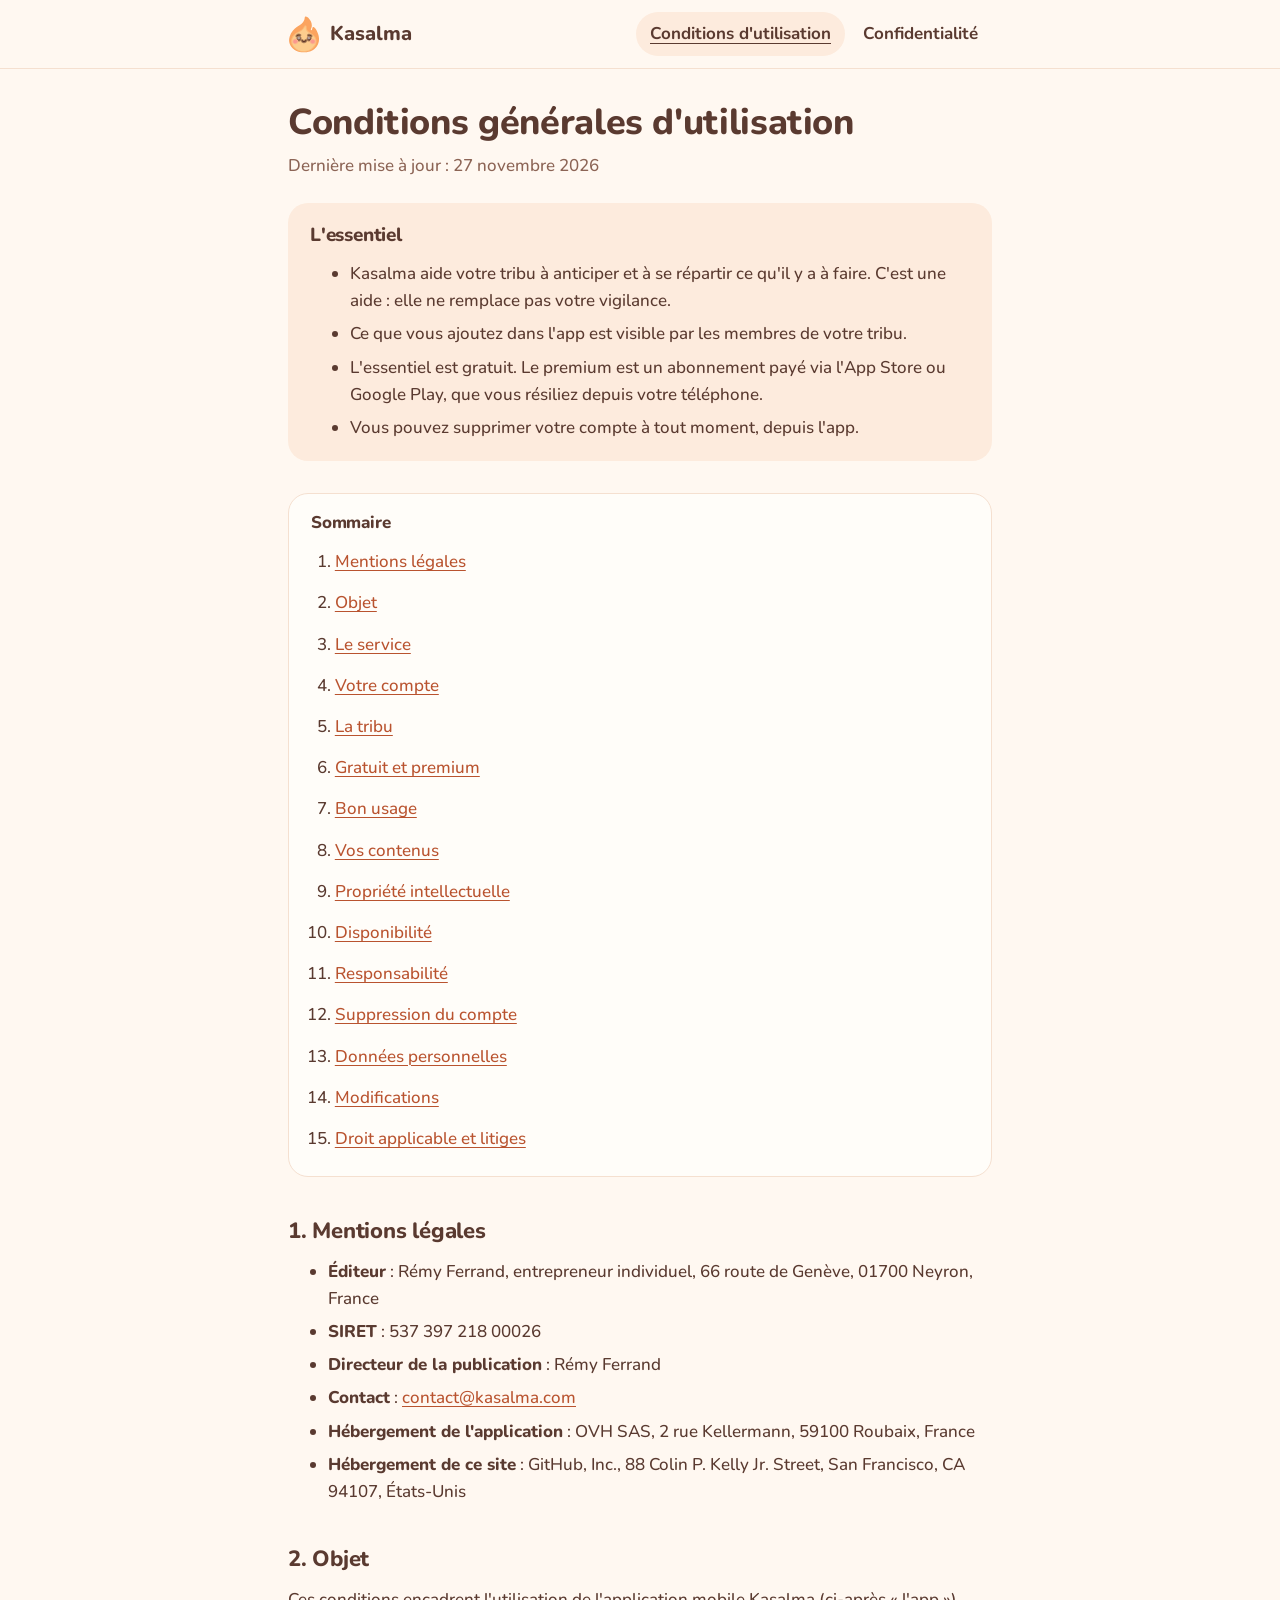
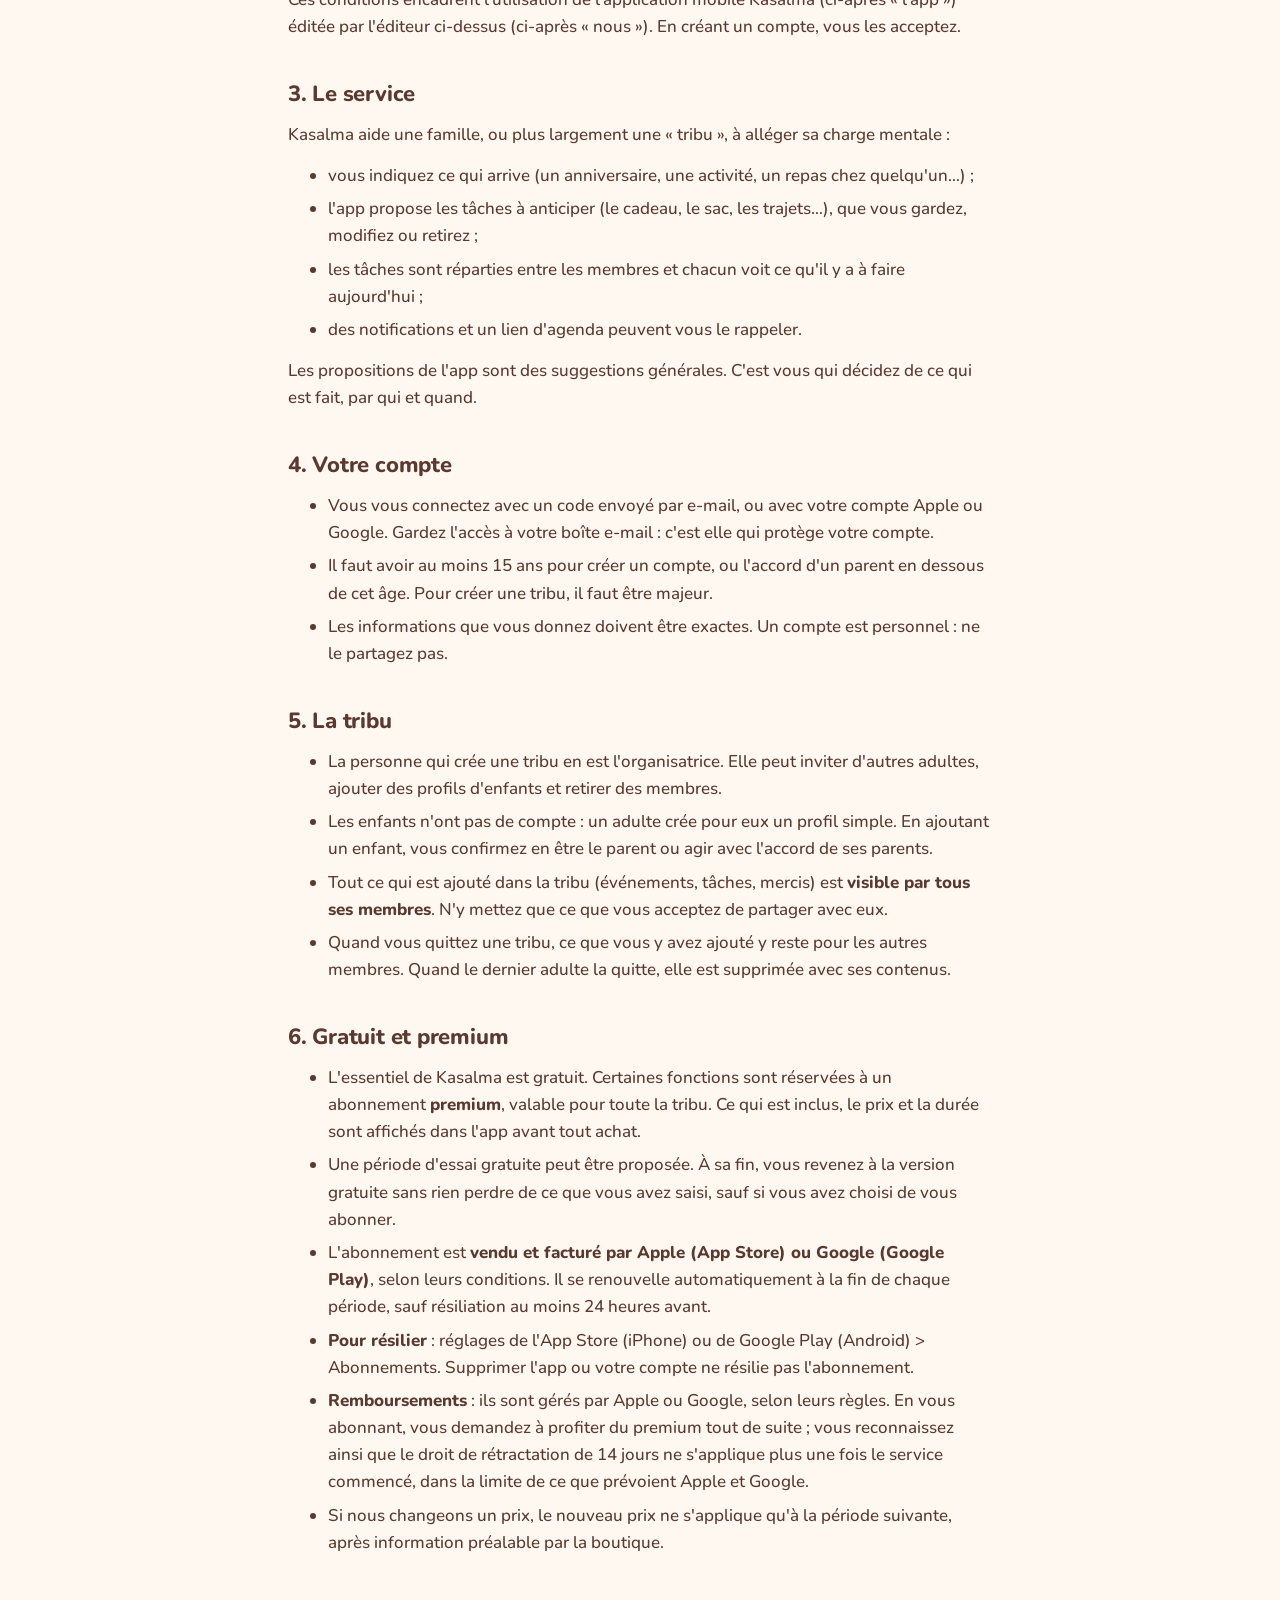
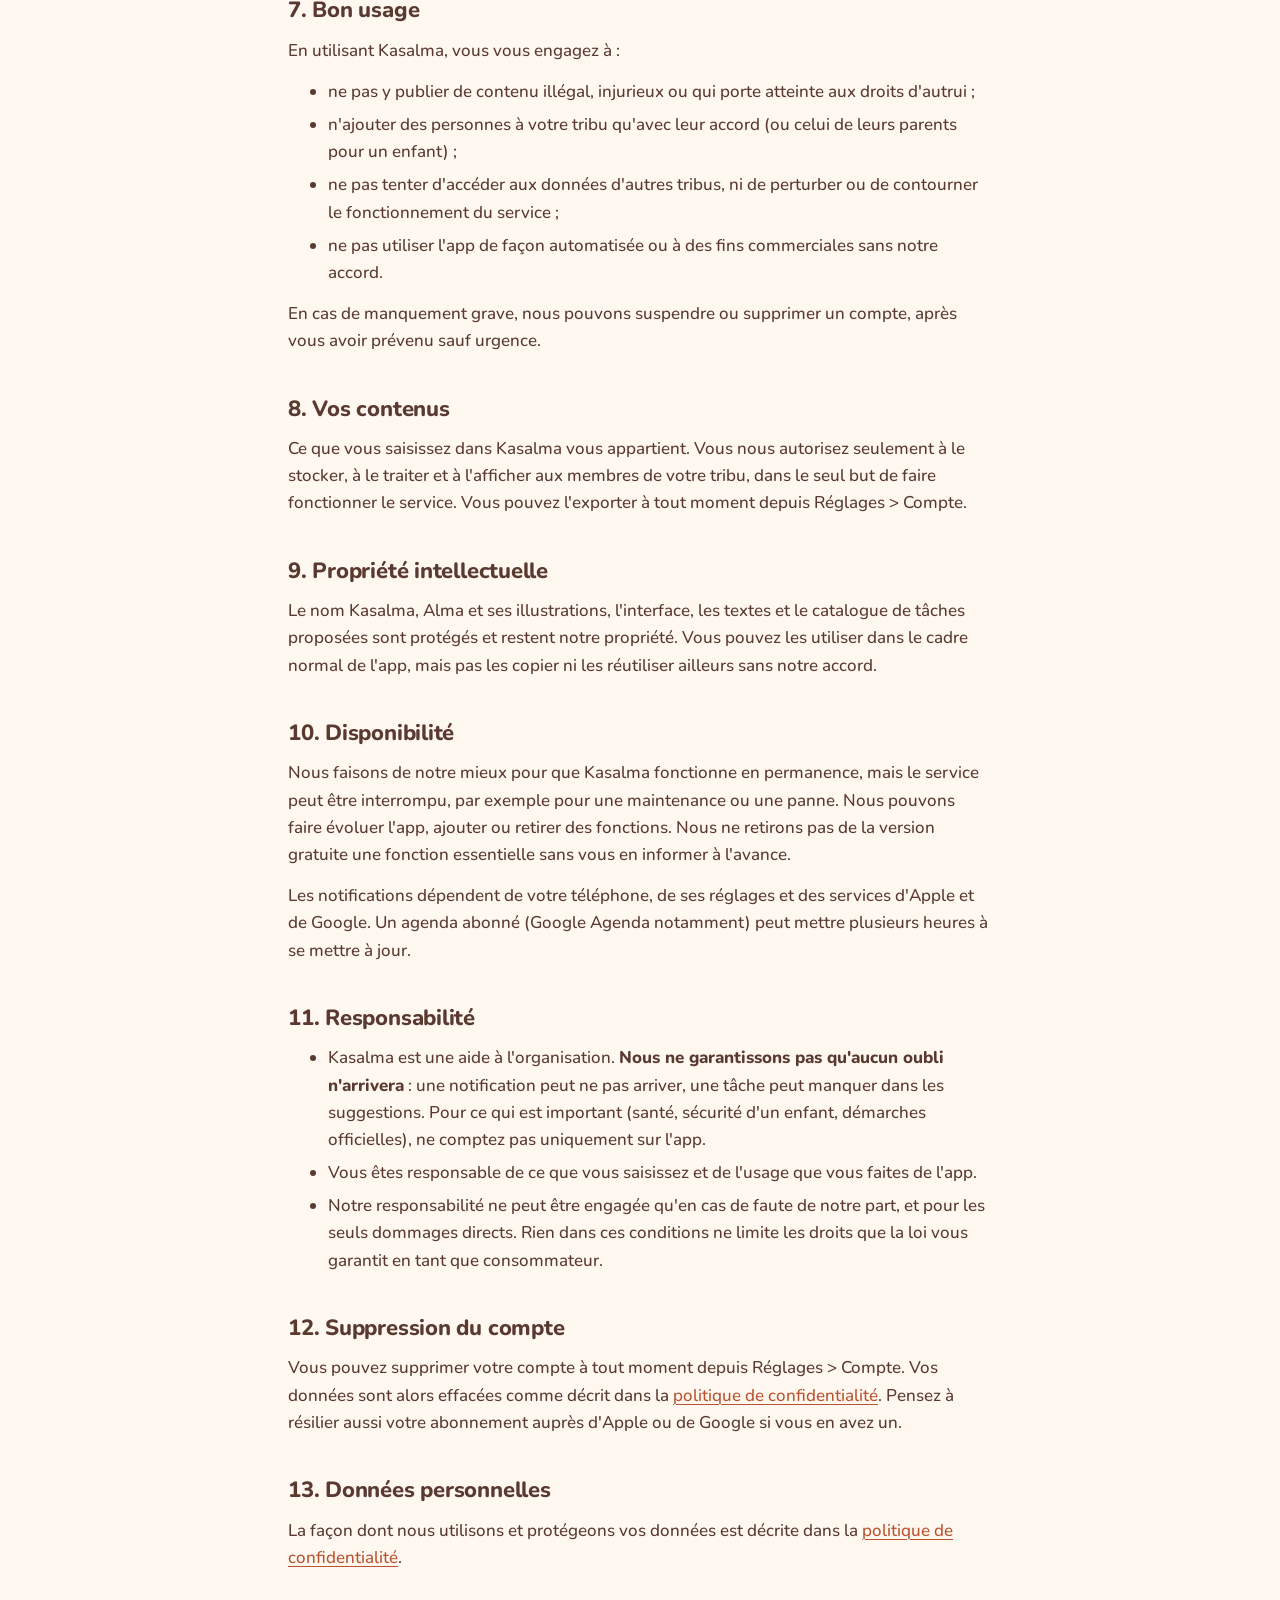
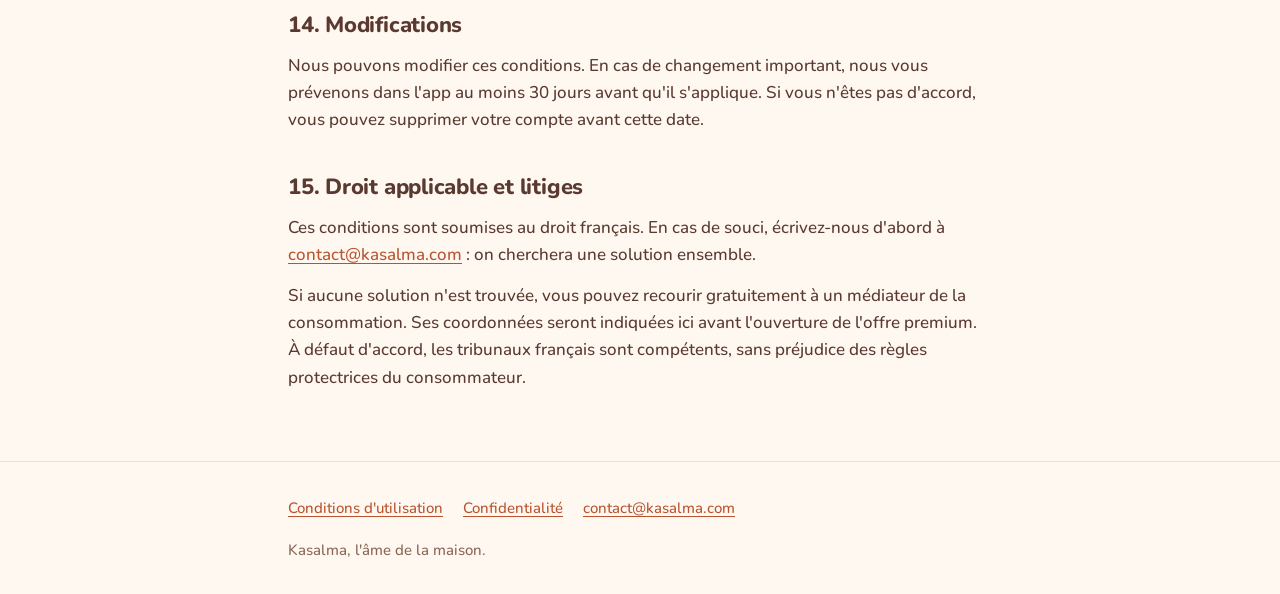
<file: docs/fr/cgu/index.html>
<!doctype html>
<html lang="fr">
<head>
  <meta charset="utf-8">
  <meta name="viewport" content="width=device-width, initial-scale=1">
  <title>Conditions d'utilisation · Kasalma</title>
  <meta name="description" content="Les conditions générales d'utilisation de l'application Kasalma et les mentions légales.">
  <meta name="theme-color" content="#FFF8F1" media="(prefers-color-scheme: light)">
  <meta name="theme-color" content="#33231E" media="(prefers-color-scheme: dark)">
  <link rel="icon" href="../../assets/favicon.svg" type="image/svg+xml">
  <link rel="stylesheet" href="../../assets/style.css">
  <link rel="canonical" href="https://kasalma.com/fr/cgu/">
  <script src="../../assets/site.js" defer></script>
</head>
<body>
  <a class="skip-link" href="#contenu">Aller au contenu</a>

  <header class="site-header">
    <div class="wrap">
      <a class="brand" href="../../"><img src="../../assets/alma.svg" alt="" width="32" height="37">Kasalma</a>
      <nav class="site-nav" aria-label="Menu principal">
        <ul>
          <li><a href="./" aria-current="page">Conditions d'utilisation</a></li>
          <li><a href="../confidentialite/">Confidentialité</a></li>
        </ul>
      </nav>
    </div>
  </header>

  <main id="contenu" tabindex="-1">
    <div class="wrap">
      <h1>Conditions générales d'utilisation</h1>
      <p class="meta">Dernière mise à jour : 27 novembre 2026</p>

      <section class="summary-box" aria-labelledby="essentiel">
        <h2 id="essentiel">L'essentiel</h2>
        <ul>
          <li>Kasalma aide votre tribu à anticiper et à se répartir ce qu'il y a à faire. C'est une aide : elle ne remplace pas votre vigilance.</li>
          <li>Ce que vous ajoutez dans l'app est visible par les membres de votre tribu.</li>
          <li>L'essentiel est gratuit. Le premium est un abonnement payé via l'App Store ou Google Play, que vous résiliez depuis votre téléphone.</li>
          <li>Vous pouvez supprimer votre compte à tout moment, depuis l'app.</li>
        </ul>
      </section>

      <nav class="toc" aria-labelledby="sommaire">
        <h2 id="sommaire">Sommaire</h2>
        <ol>
          <li><a href="#mentions">Mentions légales</a></li>
          <li><a href="#objet">Objet</a></li>
          <li><a href="#service">Le service</a></li>
          <li><a href="#compte">Votre compte</a></li>
          <li><a href="#tribu">La tribu</a></li>
          <li><a href="#premium">Gratuit et premium</a></li>
          <li><a href="#usage">Bon usage</a></li>
          <li><a href="#contenus">Vos contenus</a></li>
          <li><a href="#propriete">Propriété intellectuelle</a></li>
          <li><a href="#disponibilite">Disponibilité</a></li>
          <li><a href="#responsabilite">Responsabilité</a></li>
          <li><a href="#fin">Suppression du compte</a></li>
          <li><a href="#donnees">Données personnelles</a></li>
          <li><a href="#modifications">Modifications</a></li>
          <li><a href="#droit">Droit applicable et litiges</a></li>
        </ol>
      </nav>

      <h2 id="mentions">1. Mentions légales</h2>
      <ul>
        <li><strong>Éditeur</strong> : Rémy Ferrand, entrepreneur individuel, 66 route de Genève, 01700 Neyron, France</li>
        <li><strong>SIRET</strong> : 537 397 218 00026</li>
        <li><strong>Directeur de la publication</strong> : Rémy Ferrand</li>
        <li><strong>Contact</strong> : <a href="mailto:contact@kasalma.com">contact@kasalma.com</a></li>
        <li><strong>Hébergement de l'application</strong> : OVH SAS, 2 rue Kellermann, 59100 Roubaix, France</li>
        <li><strong>Hébergement de ce site</strong> : GitHub, Inc., 88 Colin P. Kelly Jr. Street, San Francisco, CA 94107, États-Unis</li>
      </ul>

      <h2 id="objet">2. Objet</h2>
      <p>Ces conditions encadrent l'utilisation de l'application mobile Kasalma (ci-après « l'app ») éditée par l'éditeur ci-dessus (ci-après « nous »). En créant un compte, vous les acceptez.</p>

      <h2 id="service">3. Le service</h2>
      <p>Kasalma aide une famille, ou plus largement une « tribu », à alléger sa charge mentale :</p>
      <ul>
        <li>vous indiquez ce qui arrive (un anniversaire, une activité, un repas chez quelqu'un…) ;</li>
        <li>l'app propose les tâches à anticiper (le cadeau, le sac, les trajets…), que vous gardez, modifiez ou retirez ;</li>
        <li>les tâches sont réparties entre les membres et chacun voit ce qu'il y a à faire aujourd'hui ;</li>
        <li>des notifications et un lien d'agenda peuvent vous le rappeler.</li>
      </ul>
      <p>Les propositions de l'app sont des suggestions générales. C'est vous qui décidez de ce qui est fait, par qui et quand.</p>

      <h2 id="compte">4. Votre compte</h2>
      <ul>
        <li>Vous vous connectez avec un code envoyé par e-mail, ou avec votre compte Apple ou Google. Gardez l'accès à votre boîte e-mail : c'est elle qui protège votre compte.</li>
        <li>Il faut avoir au moins 15 ans pour créer un compte, ou l'accord d'un parent en dessous de cet âge. Pour créer une tribu, il faut être majeur.</li>
        <li>Les informations que vous donnez doivent être exactes. Un compte est personnel : ne le partagez pas.</li>
      </ul>

      <h2 id="tribu">5. La tribu</h2>
      <ul>
        <li>La personne qui crée une tribu en est l'organisatrice. Elle peut inviter d'autres adultes, ajouter des profils d'enfants et retirer des membres.</li>
        <li>Les enfants n'ont pas de compte : un adulte crée pour eux un profil simple. En ajoutant un enfant, vous confirmez en être le parent ou agir avec l'accord de ses parents.</li>
        <li>Tout ce qui est ajouté dans la tribu (événements, tâches, mercis) est <strong>visible par tous ses membres</strong>. N'y mettez que ce que vous acceptez de partager avec eux.</li>
        <li>Quand vous quittez une tribu, ce que vous y avez ajouté y reste pour les autres membres. Quand le dernier adulte la quitte, elle est supprimée avec ses contenus.</li>
      </ul>

      <h2 id="premium">6. Gratuit et premium</h2>
      <ul>
        <li>L'essentiel de Kasalma est gratuit. Certaines fonctions sont réservées à un abonnement <strong>premium</strong>, valable pour toute la tribu. Ce qui est inclus, le prix et la durée sont affichés dans l'app avant tout achat.</li>
        <li>Une période d'essai gratuite peut être proposée. À sa fin, vous revenez à la version gratuite sans rien perdre de ce que vous avez saisi, sauf si vous avez choisi de vous abonner.</li>
        <li>L'abonnement est <strong>vendu et facturé par Apple (App Store) ou Google (Google Play)</strong>, selon leurs conditions. Il se renouvelle automatiquement à la fin de chaque période, sauf résiliation au moins 24 heures avant.</li>
        <li><strong>Pour résilier</strong> : réglages de l'App Store (iPhone) ou de Google Play (Android) &gt; Abonnements. Supprimer l'app ou votre compte ne résilie pas l'abonnement.</li>
        <li><strong>Remboursements</strong> : ils sont gérés par Apple ou Google, selon leurs règles. En vous abonnant, vous demandez à profiter du premium tout de suite ; vous reconnaissez ainsi que le droit de rétractation de 14 jours ne s'applique plus une fois le service commencé, dans la limite de ce que prévoient Apple et Google.</li>
        <li>Si nous changeons un prix, le nouveau prix ne s'applique qu'à la période suivante, après information préalable par la boutique.</li>
      </ul>

      <h2 id="usage">7. Bon usage</h2>
      <p>En utilisant Kasalma, vous vous engagez à :</p>
      <ul>
        <li>ne pas y publier de contenu illégal, injurieux ou qui porte atteinte aux droits d'autrui ;</li>
        <li>n'ajouter des personnes à votre tribu qu'avec leur accord (ou celui de leurs parents pour un enfant) ;</li>
        <li>ne pas tenter d'accéder aux données d'autres tribus, ni de perturber ou de contourner le fonctionnement du service ;</li>
        <li>ne pas utiliser l'app de façon automatisée ou à des fins commerciales sans notre accord.</li>
      </ul>
      <p>En cas de manquement grave, nous pouvons suspendre ou supprimer un compte, après vous avoir prévenu sauf urgence.</p>

      <h2 id="contenus">8. Vos contenus</h2>
      <p>Ce que vous saisissez dans Kasalma vous appartient. Vous nous autorisez seulement à le stocker, à le traiter et à l'afficher aux membres de votre tribu, dans le seul but de faire fonctionner le service. Vous pouvez l'exporter à tout moment depuis Réglages &gt; Compte.</p>

      <h2 id="propriete">9. Propriété intellectuelle</h2>
      <p>Le nom Kasalma, Alma et ses illustrations, l'interface, les textes et le catalogue de tâches proposées sont protégés et restent notre propriété. Vous pouvez les utiliser dans le cadre normal de l'app, mais pas les copier ni les réutiliser ailleurs sans notre accord.</p>

      <h2 id="disponibilite">10. Disponibilité</h2>
      <p>Nous faisons de notre mieux pour que Kasalma fonctionne en permanence, mais le service peut être interrompu, par exemple pour une maintenance ou une panne. Nous pouvons faire évoluer l'app, ajouter ou retirer des fonctions. Nous ne retirons pas de la version gratuite une fonction essentielle sans vous en informer à l'avance.</p>
      <p>Les notifications dépendent de votre téléphone, de ses réglages et des services d'Apple et de Google. Un agenda abonné (Google Agenda notamment) peut mettre plusieurs heures à se mettre à jour.</p>

      <h2 id="responsabilite">11. Responsabilité</h2>
      <ul>
        <li>Kasalma est une aide à l'organisation. <strong>Nous ne garantissons pas qu'aucun oubli n'arrivera</strong> : une notification peut ne pas arriver, une tâche peut manquer dans les suggestions. Pour ce qui est important (santé, sécurité d'un enfant, démarches officielles), ne comptez pas uniquement sur l'app.</li>
        <li>Vous êtes responsable de ce que vous saisissez et de l'usage que vous faites de l'app.</li>
        <li>Notre responsabilité ne peut être engagée qu'en cas de faute de notre part, et pour les seuls dommages directs. Rien dans ces conditions ne limite les droits que la loi vous garantit en tant que consommateur.</li>
      </ul>

      <h2 id="fin">12. Suppression du compte</h2>
      <p>Vous pouvez supprimer votre compte à tout moment depuis Réglages &gt; Compte. Vos données sont alors effacées comme décrit dans la <a href="../confidentialite/#duree">politique de confidentialité</a>. Pensez à résilier aussi votre abonnement auprès d'Apple ou de Google si vous en avez un.</p>

      <h2 id="donnees">13. Données personnelles</h2>
      <p>La façon dont nous utilisons et protégeons vos données est décrite dans la <a href="../confidentialite/">politique de confidentialité</a>.</p>

      <h2 id="modifications">14. Modifications</h2>
      <p>Nous pouvons modifier ces conditions. En cas de changement important, nous vous prévenons dans l'app au moins 30 jours avant qu'il s'applique. Si vous n'êtes pas d'accord, vous pouvez supprimer votre compte avant cette date.</p>

      <h2 id="droit">15. Droit applicable et litiges</h2>
      <p>Ces conditions sont soumises au droit français. En cas de souci, écrivez-nous d'abord à <a href="mailto:contact@kasalma.com">contact@kasalma.com</a> : on cherchera une solution ensemble.</p>
      <p>Si aucune solution n'est trouvée, vous pouvez recourir gratuitement à un médiateur de la consommation. Ses coordonnées seront indiquées ici avant l'ouverture de l'offre premium. À défaut d'accord, les tribunaux français sont compétents, sans préjudice des règles protectrices du consommateur.</p>
    </div>
  </main>

  <footer class="site-footer">
    <div class="wrap">
      <ul>
        <li><a href="./">Conditions d'utilisation</a></li>
        <li><a href="../confidentialite/">Confidentialité</a></li>
        <li><a href="mailto:contact@kasalma.com">contact@kasalma.com</a></li>
      </ul>
      <p>Kasalma, l'âme de la maison.</p>
    </div>
  </footer>
</body>
</html>
</file>
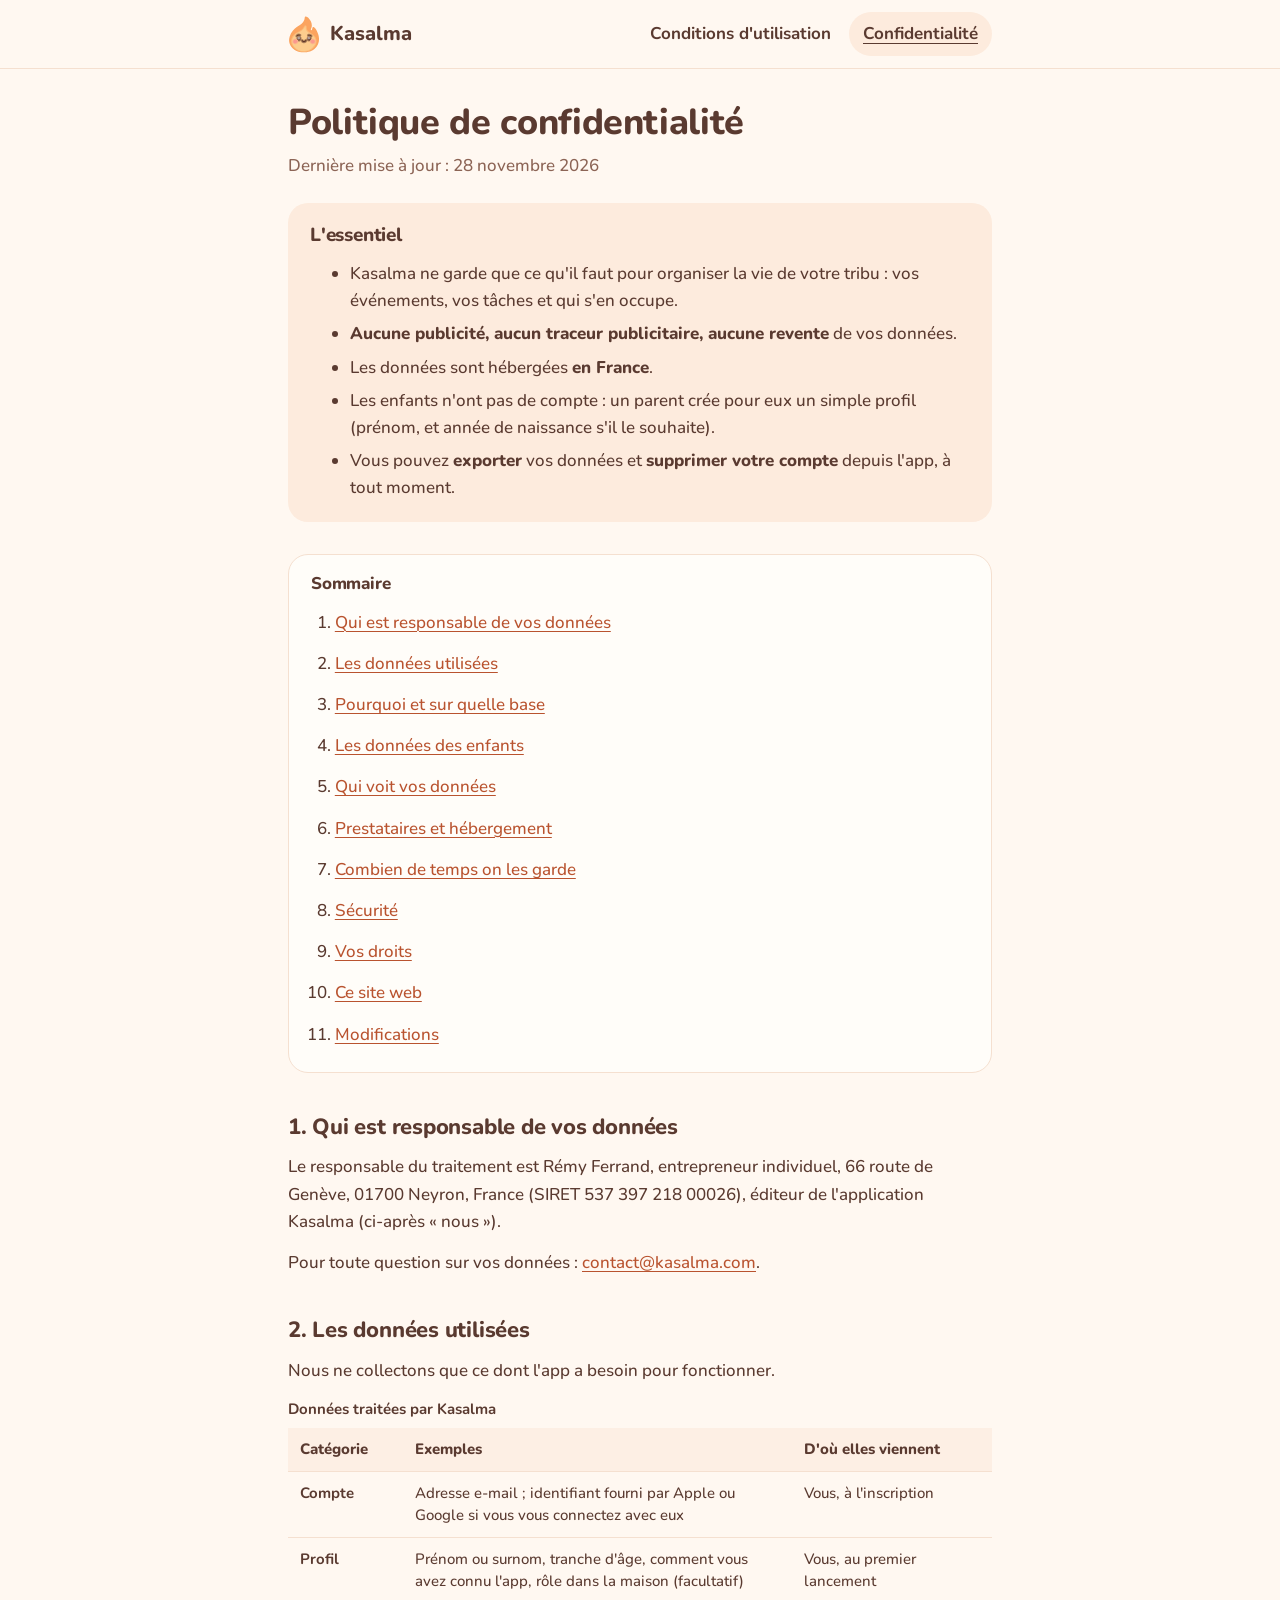
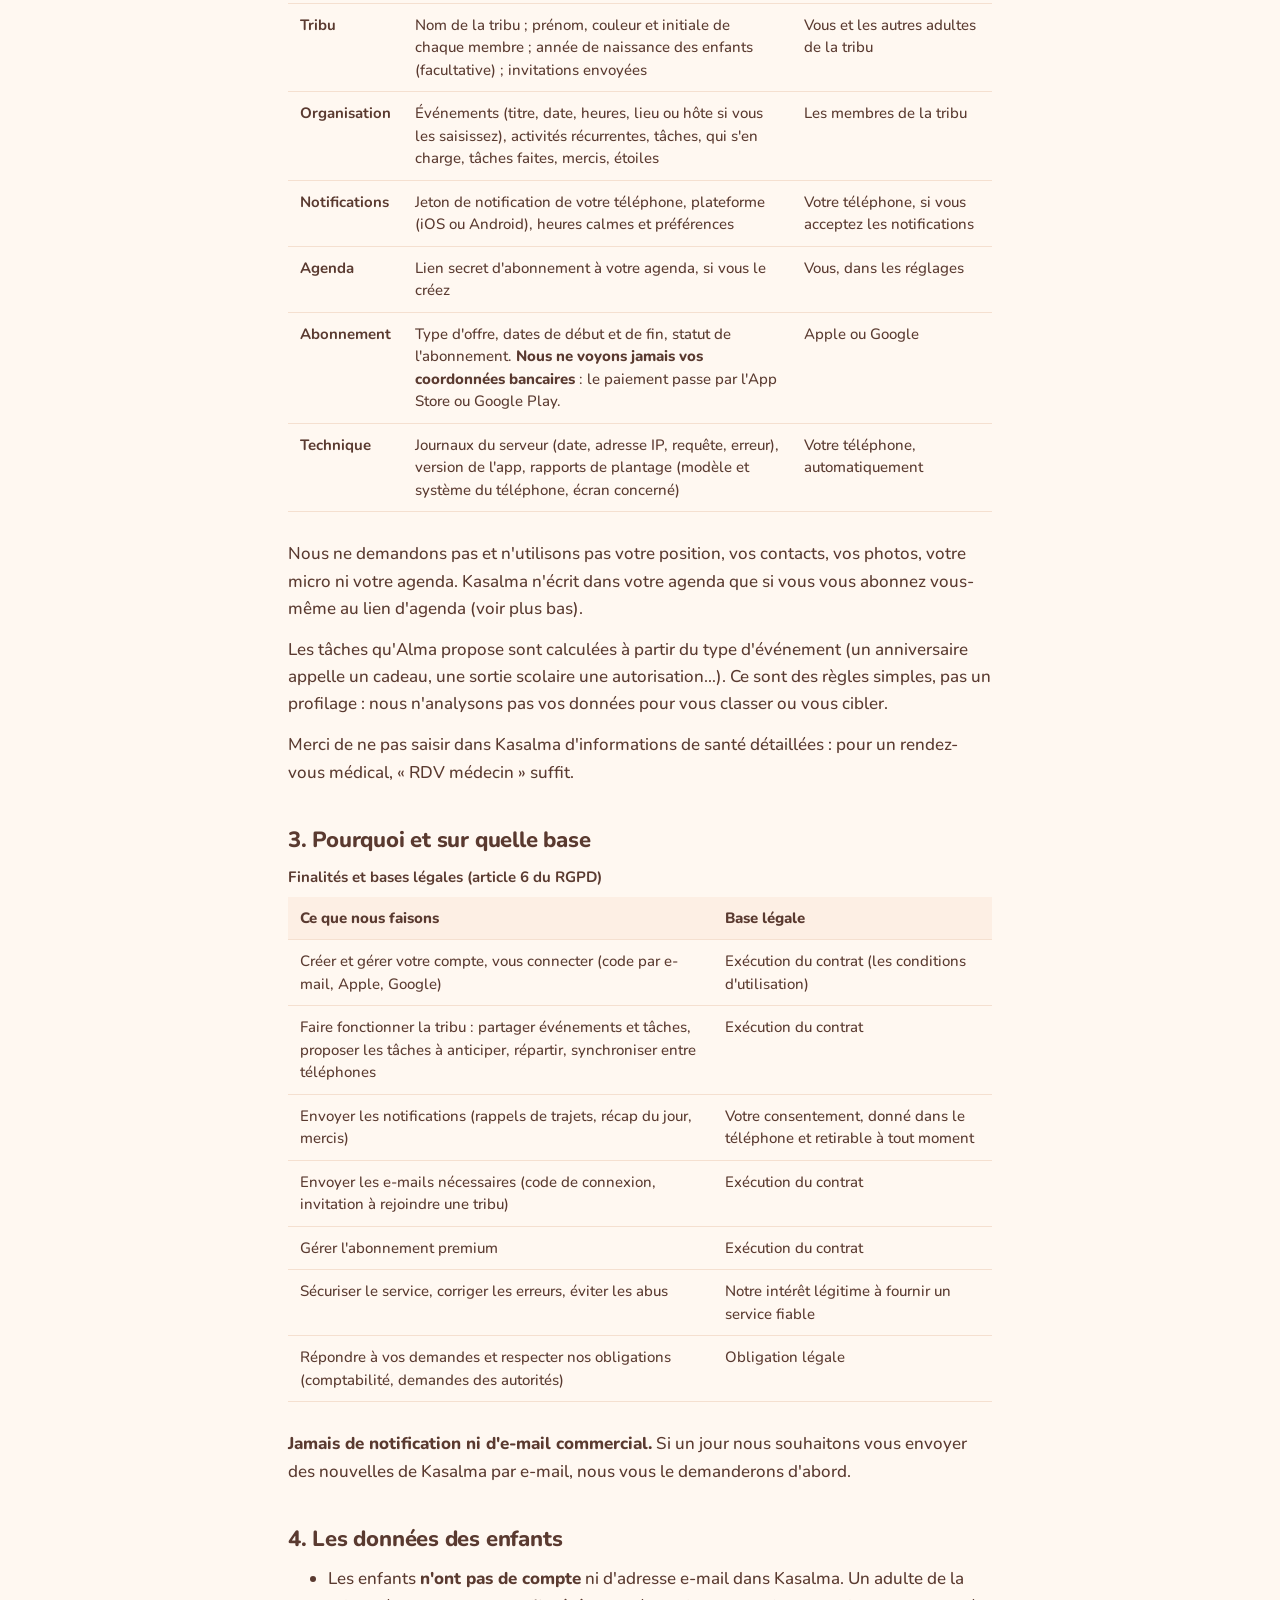
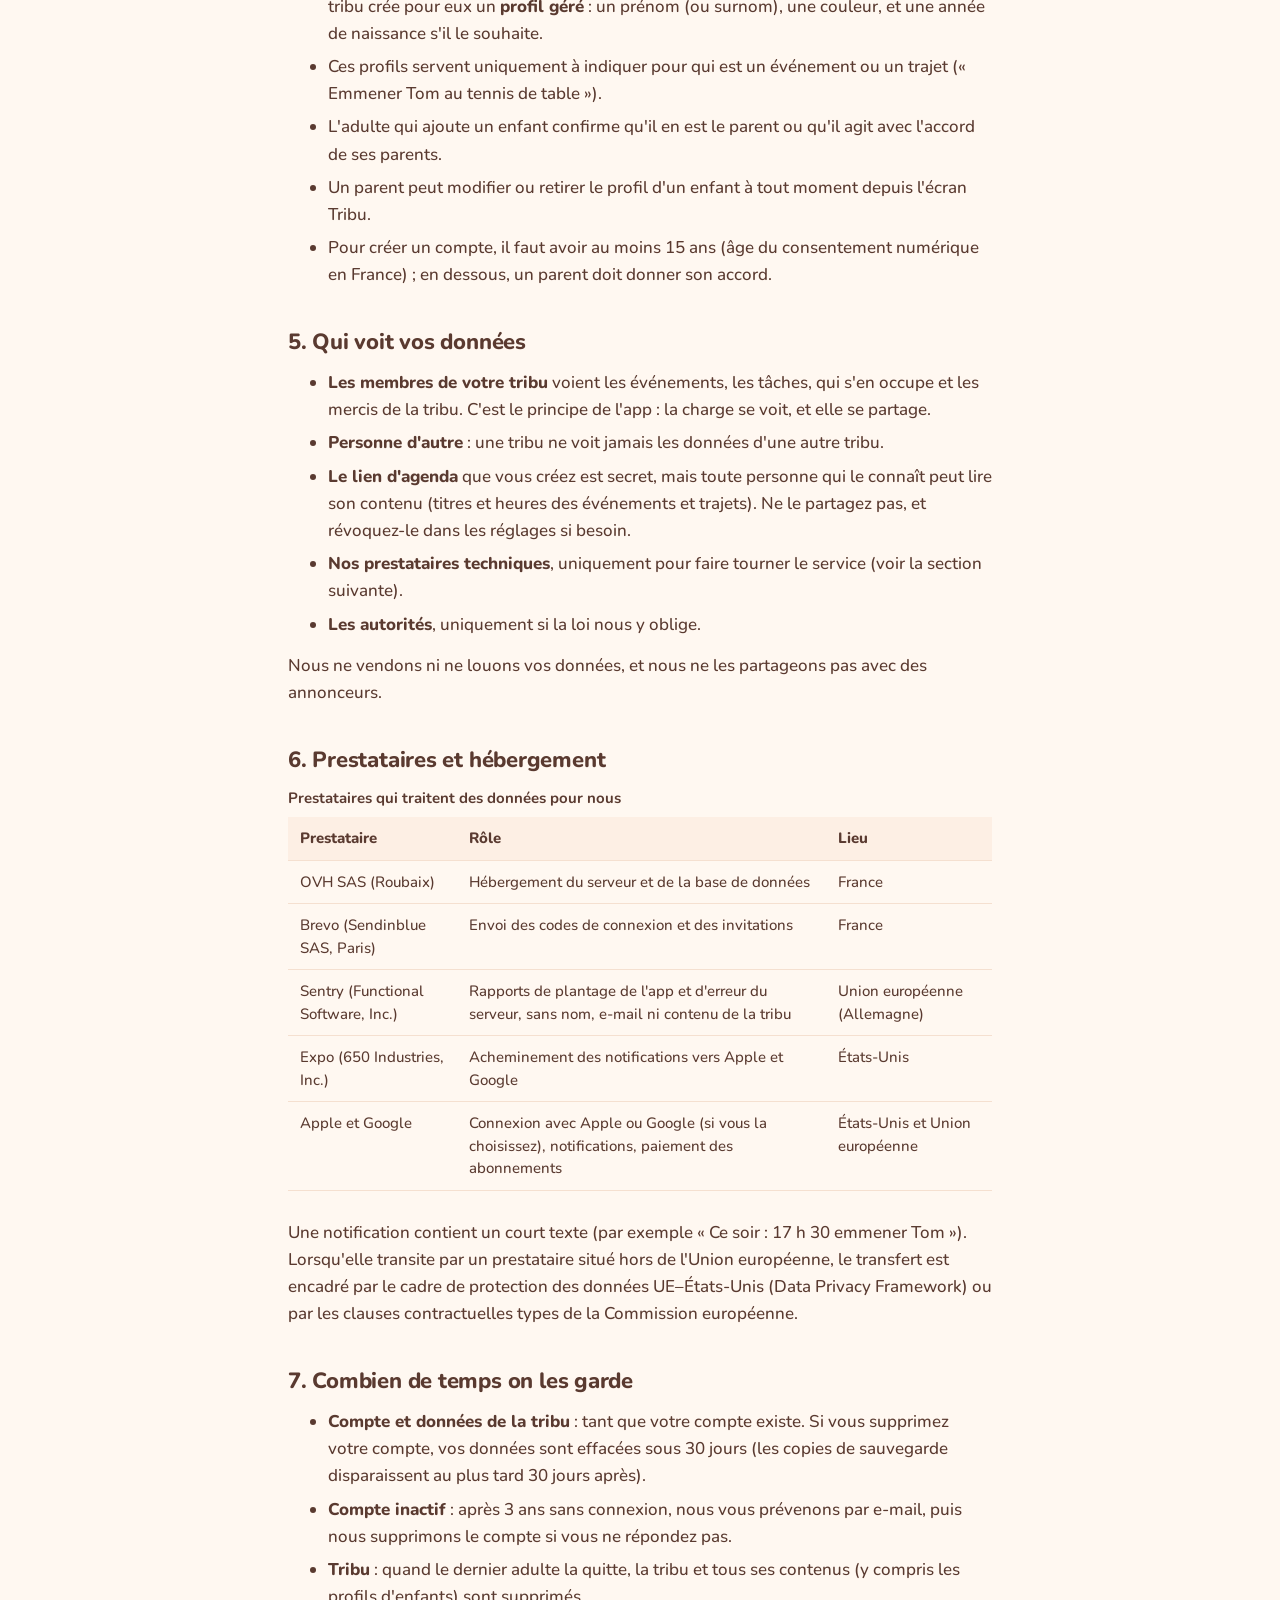
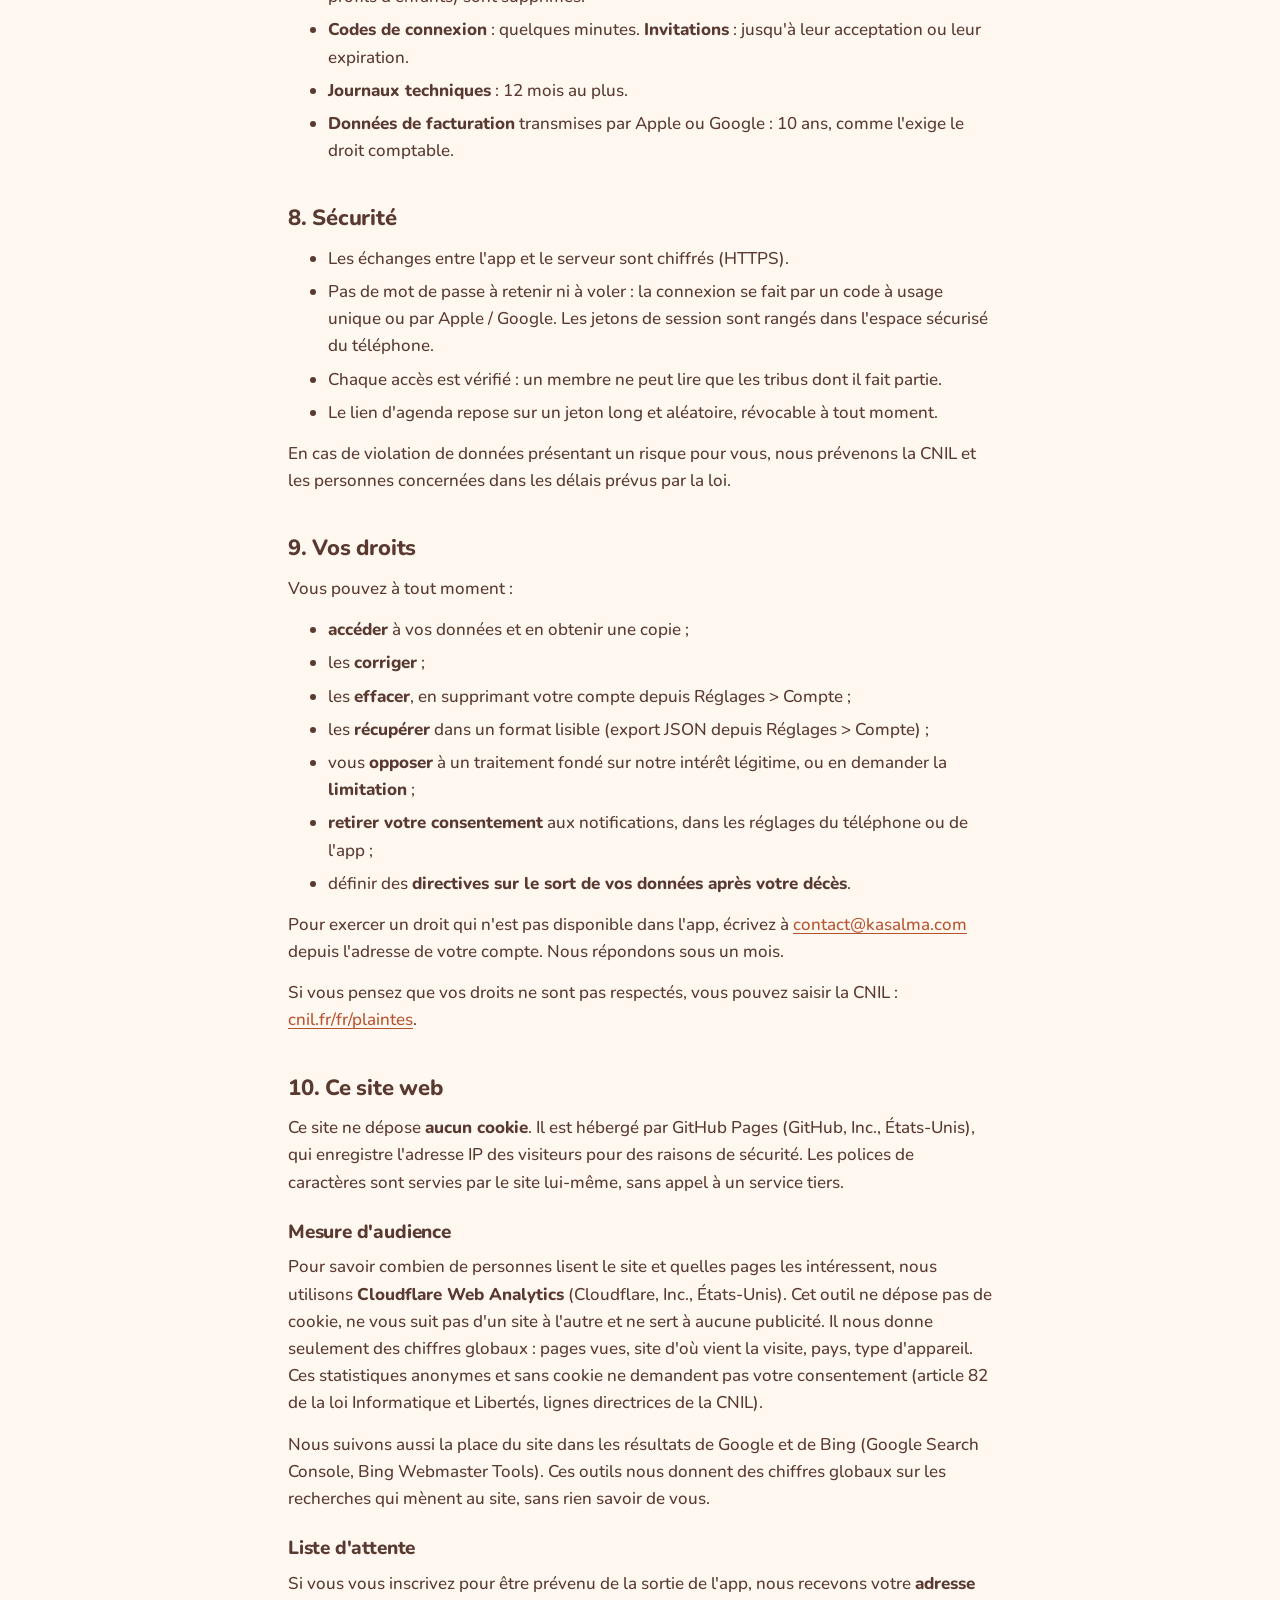
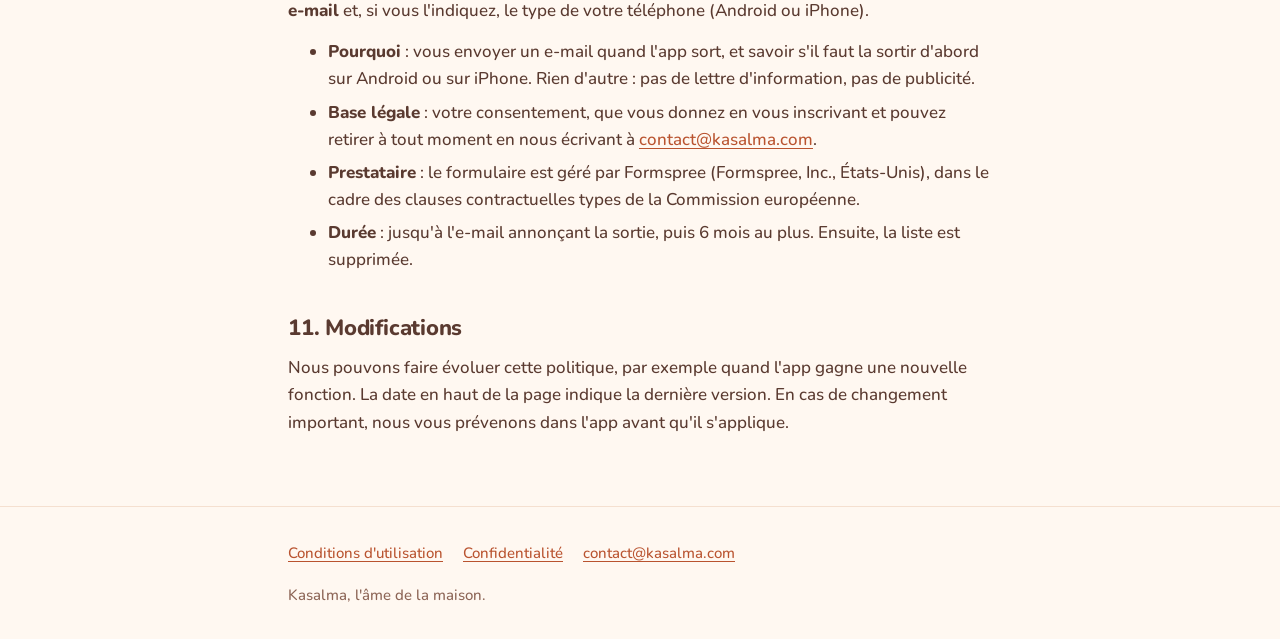
<file: docs/fr/confidentialite/index.html>
<!doctype html>
<html lang="fr">
<head>
  <meta charset="utf-8">
  <meta name="viewport" content="width=device-width, initial-scale=1">
  <title>Politique de confidentialité · Kasalma</title>
  <meta name="description" content="Quelles données Kasalma utilise, pourquoi, où elles sont hébergées, combien de temps et comment exercer vos droits.">
  <meta name="theme-color" content="#FFF8F1" media="(prefers-color-scheme: light)">
  <meta name="theme-color" content="#33231E" media="(prefers-color-scheme: dark)">
  <link rel="icon" href="../../assets/favicon.svg" type="image/svg+xml">
  <link rel="stylesheet" href="../../assets/style.css">
  <link rel="canonical" href="https://kasalma.com/fr/confidentialite/">
  <script src="../../assets/site.js" defer></script>
</head>
<body>
  <a class="skip-link" href="#contenu">Aller au contenu</a>

  <header class="site-header">
    <div class="wrap">
      <a class="brand" href="../../"><img src="../../assets/alma.svg" alt="" width="32" height="37">Kasalma</a>
      <nav class="site-nav" aria-label="Menu principal">
        <ul>
          <li><a href="../cgu/">Conditions d'utilisation</a></li>
          <li><a href="./" aria-current="page">Confidentialité</a></li>
        </ul>
      </nav>
    </div>
  </header>

  <main id="contenu" tabindex="-1">
    <div class="wrap">
      <h1>Politique de confidentialité</h1>
      <p class="meta">Dernière mise à jour : 28 novembre 2026</p>

      <section class="summary-box" aria-labelledby="essentiel">
        <h2 id="essentiel">L'essentiel</h2>
        <ul>
          <li>Kasalma ne garde que ce qu'il faut pour organiser la vie de votre tribu : vos événements, vos tâches et qui s'en occupe.</li>
          <li><strong>Aucune publicité, aucun traceur publicitaire, aucune revente</strong> de vos données.</li>
          <li>Les données sont hébergées <strong>en France</strong>.</li>
          <li>Les enfants n'ont pas de compte : un parent crée pour eux un simple profil (prénom, et année de naissance s'il le souhaite).</li>
          <li>Vous pouvez <strong>exporter</strong> vos données et <strong>supprimer votre compte</strong> depuis l'app, à tout moment.</li>
        </ul>
      </section>

      <nav class="toc" aria-labelledby="sommaire">
        <h2 id="sommaire">Sommaire</h2>
        <ol>
          <li><a href="#responsable">Qui est responsable de vos données</a></li>
          <li><a href="#donnees">Les données utilisées</a></li>
          <li><a href="#finalites">Pourquoi et sur quelle base</a></li>
          <li><a href="#enfants">Les données des enfants</a></li>
          <li><a href="#partage">Qui voit vos données</a></li>
          <li><a href="#prestataires">Prestataires et hébergement</a></li>
          <li><a href="#duree">Combien de temps on les garde</a></li>
          <li><a href="#securite">Sécurité</a></li>
          <li><a href="#droits">Vos droits</a></li>
          <li><a href="#site">Ce site web</a></li>
          <li><a href="#modifications">Modifications</a></li>
        </ol>
      </nav>

      <h2 id="responsable">1. Qui est responsable de vos données</h2>
      <p>Le responsable du traitement est Rémy Ferrand, entrepreneur individuel, 66 route de Genève, 01700 Neyron, France (SIRET 537 397 218 00026), éditeur de l'application Kasalma (ci-après « nous »).</p>
      <p>Pour toute question sur vos données : <a href="mailto:contact@kasalma.com">contact@kasalma.com</a>.</p>

      <h2 id="donnees">2. Les données utilisées</h2>
      <p>Nous ne collectons que ce dont l'app a besoin pour fonctionner.</p>

      <div class="table-scroll">
        <table class="stack">
          <caption>Données traitées par Kasalma</caption>
          <thead>
            <tr><th scope="col">Catégorie</th><th scope="col">Exemples</th><th scope="col">D'où elles viennent</th></tr>
          </thead>
          <tbody>
            <tr><th scope="row" data-label="Catégorie">Compte</th><td data-label="Exemples">Adresse e-mail ; identifiant fourni par Apple ou Google si vous vous connectez avec eux</td><td data-label="D'où elles viennent">Vous, à l'inscription</td></tr>
            <tr><th scope="row" data-label="Catégorie">Profil</th><td data-label="Exemples">Prénom ou surnom, tranche d'âge, comment vous avez connu l'app, rôle dans la maison (facultatif)</td><td data-label="D'où elles viennent">Vous, au premier lancement</td></tr>
            <tr><th scope="row" data-label="Catégorie">Tribu</th><td data-label="Exemples">Nom de la tribu ; prénom, couleur et initiale de chaque membre ; année de naissance des enfants (facultative) ; invitations envoyées</td><td data-label="D'où elles viennent">Vous et les autres adultes de la tribu</td></tr>
            <tr><th scope="row" data-label="Catégorie">Organisation</th><td data-label="Exemples">Événements (titre, date, heures, lieu ou hôte si vous les saisissez), activités récurrentes, tâches, qui s'en charge, tâches faites, mercis, étoiles</td><td data-label="D'où elles viennent">Les membres de la tribu</td></tr>
            <tr><th scope="row" data-label="Catégorie">Notifications</th><td data-label="Exemples">Jeton de notification de votre téléphone, plateforme (iOS ou Android), heures calmes et préférences</td><td data-label="D'où elles viennent">Votre téléphone, si vous acceptez les notifications</td></tr>
            <tr><th scope="row" data-label="Catégorie">Agenda</th><td data-label="Exemples">Lien secret d'abonnement à votre agenda, si vous le créez</td><td data-label="D'où elles viennent">Vous, dans les réglages</td></tr>
            <tr><th scope="row" data-label="Catégorie">Abonnement</th><td data-label="Exemples">Type d'offre, dates de début et de fin, statut de l'abonnement. <strong>Nous ne voyons jamais vos coordonnées bancaires</strong> : le paiement passe par l'App Store ou Google Play.</td><td data-label="D'où elles viennent">Apple ou Google</td></tr>
            <tr><th scope="row" data-label="Catégorie">Technique</th><td data-label="Exemples">Journaux du serveur (date, adresse IP, requête, erreur), version de l'app, rapports de plantage (modèle et système du téléphone, écran concerné)</td><td data-label="D'où elles viennent">Votre téléphone, automatiquement</td></tr>
          </tbody>
        </table>
      </div>

      <p>Nous ne demandons pas et n'utilisons pas votre position, vos contacts, vos photos, votre micro ni votre agenda. Kasalma n'écrit dans votre agenda que si vous vous abonnez vous-même au lien d'agenda (voir plus bas).</p>
      <p>Les tâches qu'Alma propose sont calculées à partir du type d'événement (un anniversaire appelle un cadeau, une sortie scolaire une autorisation…). Ce sont des règles simples, pas un profilage : nous n'analysons pas vos données pour vous classer ou vous cibler.</p>
      <p>Merci de ne pas saisir dans Kasalma d'informations de santé détaillées : pour un rendez-vous médical, « RDV médecin » suffit.</p>

      <h2 id="finalites">3. Pourquoi et sur quelle base</h2>
      <div class="table-scroll">
        <table class="stack">
          <caption>Finalités et bases légales (article 6 du RGPD)</caption>
          <thead>
            <tr><th scope="col">Ce que nous faisons</th><th scope="col">Base légale</th></tr>
          </thead>
          <tbody>
            <tr><td data-label="Ce que nous faisons">Créer et gérer votre compte, vous connecter (code par e-mail, Apple, Google)</td><td data-label="Base légale">Exécution du contrat (les conditions d'utilisation)</td></tr>
            <tr><td data-label="Ce que nous faisons">Faire fonctionner la tribu : partager événements et tâches, proposer les tâches à anticiper, répartir, synchroniser entre téléphones</td><td data-label="Base légale">Exécution du contrat</td></tr>
            <tr><td data-label="Ce que nous faisons">Envoyer les notifications (rappels de trajets, récap du jour, mercis)</td><td data-label="Base légale">Votre consentement, donné dans le téléphone et retirable à tout moment</td></tr>
            <tr><td data-label="Ce que nous faisons">Envoyer les e-mails nécessaires (code de connexion, invitation à rejoindre une tribu)</td><td data-label="Base légale">Exécution du contrat</td></tr>
            <tr><td data-label="Ce que nous faisons">Gérer l'abonnement premium</td><td data-label="Base légale">Exécution du contrat</td></tr>
            <tr><td data-label="Ce que nous faisons">Sécuriser le service, corriger les erreurs, éviter les abus</td><td data-label="Base légale">Notre intérêt légitime à fournir un service fiable</td></tr>
            <tr><td data-label="Ce que nous faisons">Répondre à vos demandes et respecter nos obligations (comptabilité, demandes des autorités)</td><td data-label="Base légale">Obligation légale</td></tr>
          </tbody>
        </table>
      </div>
      <p><strong>Jamais de notification ni d'e-mail commercial.</strong> Si un jour nous souhaitons vous envoyer des nouvelles de Kasalma par e-mail, nous vous le demanderons d'abord.</p>

      <h2 id="enfants">4. Les données des enfants</h2>
      <ul>
        <li>Les enfants <strong>n'ont pas de compte</strong> ni d'adresse e-mail dans Kasalma. Un adulte de la tribu crée pour eux un <strong>profil géré</strong> : un prénom (ou surnom), une couleur, et une année de naissance s'il le souhaite.</li>
        <li>Ces profils servent uniquement à indiquer pour qui est un événement ou un trajet (« Emmener Tom au tennis de table »).</li>
        <li>L'adulte qui ajoute un enfant confirme qu'il en est le parent ou qu'il agit avec l'accord de ses parents.</li>
        <li>Un parent peut modifier ou retirer le profil d'un enfant à tout moment depuis l'écran Tribu.</li>
        <li>Pour créer un compte, il faut avoir au moins 15 ans (âge du consentement numérique en France) ; en dessous, un parent doit donner son accord.</li>
      </ul>

      <h2 id="partage">5. Qui voit vos données</h2>
      <ul>
        <li><strong>Les membres de votre tribu</strong> voient les événements, les tâches, qui s'en occupe et les mercis de la tribu. C'est le principe de l'app : la charge se voit, et elle se partage.</li>
        <li><strong>Personne d'autre</strong> : une tribu ne voit jamais les données d'une autre tribu.</li>
        <li><strong>Le lien d'agenda</strong> que vous créez est secret, mais toute personne qui le connaît peut lire son contenu (titres et heures des événements et trajets). Ne le partagez pas, et révoquez-le dans les réglages si besoin.</li>
        <li><strong>Nos prestataires techniques</strong>, uniquement pour faire tourner le service (voir la section suivante).</li>
        <li><strong>Les autorités</strong>, uniquement si la loi nous y oblige.</li>
      </ul>
      <p>Nous ne vendons ni ne louons vos données, et nous ne les partageons pas avec des annonceurs.</p>

      <h2 id="prestataires">6. Prestataires et hébergement</h2>
      <div class="table-scroll">
        <table class="stack">
          <caption>Prestataires qui traitent des données pour nous</caption>
          <thead>
            <tr><th scope="col">Prestataire</th><th scope="col">Rôle</th><th scope="col">Lieu</th></tr>
          </thead>
          <tbody>
            <tr><td data-label="Prestataire">OVH SAS (Roubaix)</td><td data-label="Rôle">Hébergement du serveur et de la base de données</td><td data-label="Lieu">France</td></tr>
            <tr><td data-label="Prestataire">Brevo (Sendinblue SAS, Paris)</td><td data-label="Rôle">Envoi des codes de connexion et des invitations</td><td data-label="Lieu">France</td></tr>
            <tr><td data-label="Prestataire">Sentry (Functional Software, Inc.)</td><td data-label="Rôle">Rapports de plantage de l'app et d'erreur du serveur, sans nom, e-mail ni contenu de la tribu</td><td data-label="Lieu">Union européenne (Allemagne)</td></tr>
            <tr><td data-label="Prestataire">Expo (650 Industries, Inc.)</td><td data-label="Rôle">Acheminement des notifications vers Apple et Google</td><td data-label="Lieu">États-Unis</td></tr>
            <tr><td data-label="Prestataire">Apple et Google</td><td data-label="Rôle">Connexion avec Apple ou Google (si vous la choisissez), notifications, paiement des abonnements</td><td data-label="Lieu">États-Unis et Union européenne</td></tr>
          </tbody>
        </table>
      </div>
      <p>Une notification contient un court texte (par exemple « Ce soir : 17 h 30 emmener Tom »). Lorsqu'elle transite par un prestataire situé hors de l'Union européenne, le transfert est encadré par le cadre de protection des données UE–États-Unis (Data Privacy Framework) ou par les clauses contractuelles types de la Commission européenne.</p>

      <h2 id="duree">7. Combien de temps on les garde</h2>
      <ul>
        <li><strong>Compte et données de la tribu</strong> : tant que votre compte existe. Si vous supprimez votre compte, vos données sont effacées sous 30 jours (les copies de sauvegarde disparaissent au plus tard 30 jours après).</li>
        <li><strong>Compte inactif</strong> : après 3 ans sans connexion, nous vous prévenons par e-mail, puis nous supprimons le compte si vous ne répondez pas.</li>
        <li><strong>Tribu</strong> : quand le dernier adulte la quitte, la tribu et tous ses contenus (y compris les profils d'enfants) sont supprimés.</li>
        <li><strong>Codes de connexion</strong> : quelques minutes. <strong>Invitations</strong> : jusqu'à leur acceptation ou leur expiration.</li>
        <li><strong>Journaux techniques</strong> : 12 mois au plus.</li>
        <li><strong>Données de facturation</strong> transmises par Apple ou Google : 10 ans, comme l'exige le droit comptable.</li>
      </ul>

      <h2 id="securite">8. Sécurité</h2>
      <ul>
        <li>Les échanges entre l'app et le serveur sont chiffrés (HTTPS).</li>
        <li>Pas de mot de passe à retenir ni à voler : la connexion se fait par un code à usage unique ou par Apple / Google. Les jetons de session sont rangés dans l'espace sécurisé du téléphone.</li>
        <li>Chaque accès est vérifié : un membre ne peut lire que les tribus dont il fait partie.</li>
        <li>Le lien d'agenda repose sur un jeton long et aléatoire, révocable à tout moment.</li>
      </ul>
      <p>En cas de violation de données présentant un risque pour vous, nous prévenons la CNIL et les personnes concernées dans les délais prévus par la loi.</p>

      <h2 id="droits">9. Vos droits</h2>
      <p>Vous pouvez à tout moment :</p>
      <ul>
        <li><strong>accéder</strong> à vos données et en obtenir une copie ;</li>
        <li>les <strong>corriger</strong> ;</li>
        <li>les <strong>effacer</strong>, en supprimant votre compte depuis Réglages &gt; Compte ;</li>
        <li>les <strong>récupérer</strong> dans un format lisible (export JSON depuis Réglages &gt; Compte) ;</li>
        <li>vous <strong>opposer</strong> à un traitement fondé sur notre intérêt légitime, ou en demander la <strong>limitation</strong> ;</li>
        <li><strong>retirer votre consentement</strong> aux notifications, dans les réglages du téléphone ou de l'app ;</li>
        <li>définir des <strong>directives sur le sort de vos données après votre décès</strong>.</li>
      </ul>
      <p>Pour exercer un droit qui n'est pas disponible dans l'app, écrivez à <a href="mailto:contact@kasalma.com">contact@kasalma.com</a> depuis l'adresse de votre compte. Nous répondons sous un mois.</p>
      <p>Si vous pensez que vos droits ne sont pas respectés, vous pouvez saisir la CNIL : <a href="https://www.cnil.fr/fr/plaintes">cnil.fr/fr/plaintes</a>.</p>

      <h2 id="site">10. Ce site web</h2>
      <p>Ce site ne dépose <strong>aucun cookie</strong>. Il est hébergé par GitHub Pages (GitHub, Inc., États-Unis), qui enregistre l'adresse IP des visiteurs pour des raisons de sécurité. Les polices de caractères sont servies par le site lui-même, sans appel à un service tiers.</p>

      <h3>Mesure d'audience</h3>
      <p>Pour savoir combien de personnes lisent le site et quelles pages les intéressent, nous utilisons <strong>Cloudflare Web Analytics</strong> (Cloudflare, Inc., États-Unis). Cet outil ne dépose pas de cookie, ne vous suit pas d'un site à l'autre et ne sert à aucune publicité. Il nous donne seulement des chiffres globaux : pages vues, site d'où vient la visite, pays, type d'appareil. Ces statistiques anonymes et sans cookie ne demandent pas votre consentement (article 82 de la loi Informatique et Libertés, lignes directrices de la CNIL).</p>
      <p>Nous suivons aussi la place du site dans les résultats de Google et de Bing (Google Search Console, Bing Webmaster Tools). Ces outils nous donnent des chiffres globaux sur les recherches qui mènent au site, sans rien savoir de vous.</p>

      <h3>Liste d'attente</h3>
      <p>Si vous vous inscrivez pour être prévenu de la sortie de l'app, nous recevons votre <strong>adresse e-mail</strong> et, si vous l'indiquez, le type de votre téléphone (Android ou iPhone).</p>
      <ul>
        <li><strong>Pourquoi</strong> : vous envoyer un e-mail quand l'app sort, et savoir s'il faut la sortir d'abord sur Android ou sur iPhone. Rien d'autre : pas de lettre d'information, pas de publicité.</li>
        <li><strong>Base légale</strong> : votre consentement, que vous donnez en vous inscrivant et pouvez retirer à tout moment en nous écrivant à <a href="mailto:contact@kasalma.com">contact@kasalma.com</a>.</li>
        <li><strong>Prestataire</strong> : le formulaire est géré par Formspree (Formspree, Inc., États-Unis), dans le cadre des clauses contractuelles types de la Commission européenne.</li>
        <li><strong>Durée</strong> : jusqu'à l'e-mail annonçant la sortie, puis 6 mois au plus. Ensuite, la liste est supprimée.</li>
      </ul>

      <h2 id="modifications">11. Modifications</h2>
      <p>Nous pouvons faire évoluer cette politique, par exemple quand l'app gagne une nouvelle fonction. La date en haut de la page indique la dernière version. En cas de changement important, nous vous prévenons dans l'app avant qu'il s'applique.</p>
    </div>
  </main>

  <footer class="site-footer">
    <div class="wrap">
      <ul>
        <li><a href="../cgu/">Conditions d'utilisation</a></li>
        <li><a href="./">Confidentialité</a></li>
        <li><a href="mailto:contact@kasalma.com">contact@kasalma.com</a></li>
      </ul>
      <p>Kasalma, l'âme de la maison.</p>
    </div>
  </footer>
</body>
</html>
</file>
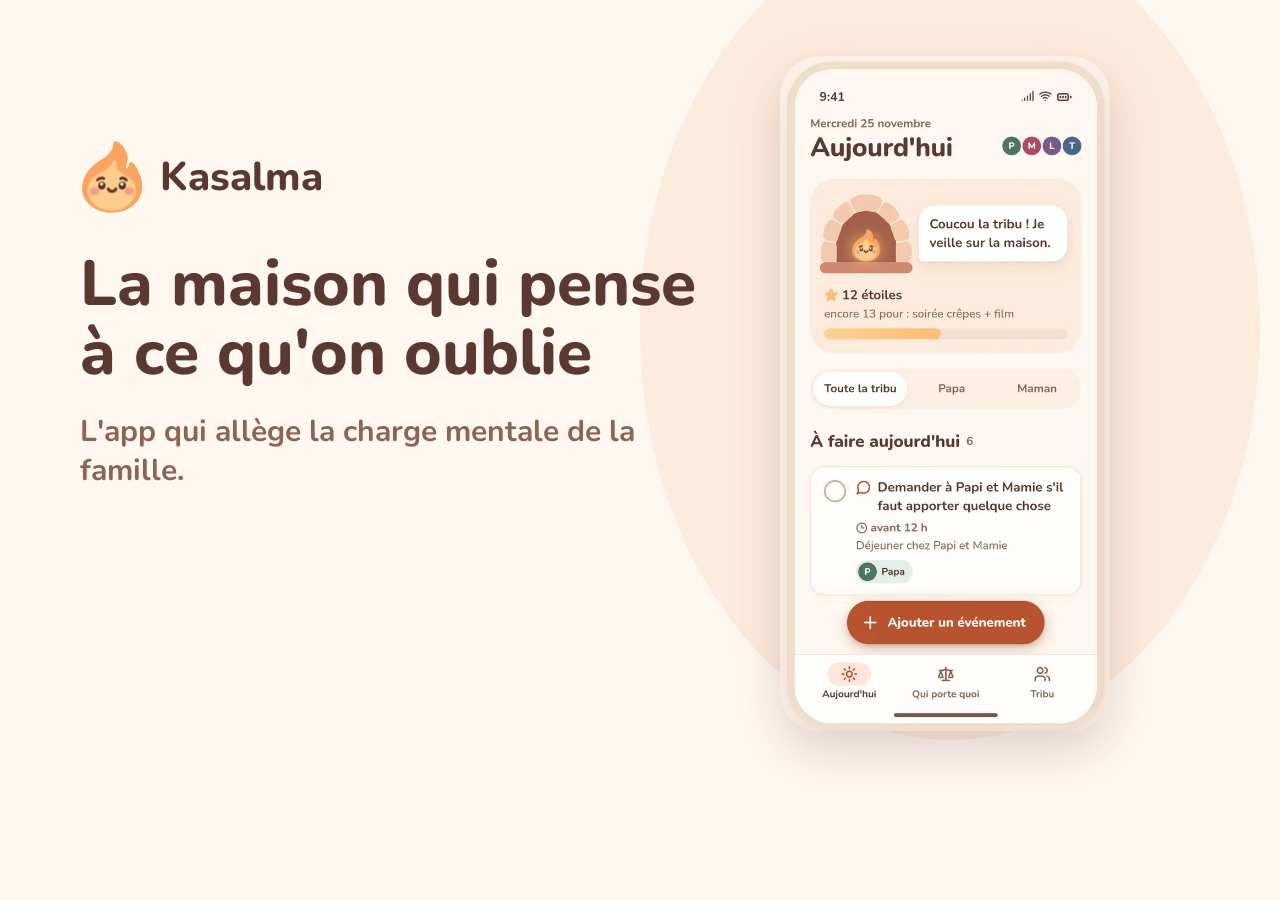
<file: tools/og/og-cover.html>
<!doctype html>
<!-- Gabarit de l'image de partage (1200 × 630). Rendu : voir tools/README.md. -->
<html lang="fr"><head><meta charset="utf-8"><style>
@font-face { font-family: N; src: url('../../docs/assets/fonts/Nunito_800ExtraBold.ttf'); font-weight: 800; }
@font-face { font-family: N; src: url('../../docs/assets/fonts/Nunito_700Bold.ttf'); font-weight: 700; }
body { margin: 0; width: 1200px; height: 630px; background: #FFF8F1; font-family: N; color: #5A3A30;
       display: flex; align-items: center; overflow: hidden; position: relative; }
.t { position: relative; padding-left: 80px; width: 640px; }
.b { display: flex; align-items: center; gap: 16px; font-weight: 800; font-size: 40px; margin-bottom: 36px; }
h1 { font-size: 64px; line-height: 1.08; margin: 0 0 24px; font-weight: 800; }
p { font-size: 30px; font-weight: 700; margin: 0; color: #8C6455; line-height: 1.3; }
.blob { position: absolute; right: -60px; top: -80px; width: 620px; height: 820px; background: #FDEBDD; border-radius: 50%; }
.ph { position: absolute; right: 90px; top: 56px; width: 330px; border-radius: 40px; box-shadow: 0 20px 50px rgba(90,58,48,.2); }
</style></head><body>
<div class="blob"></div>
<div class="t">
  <div class="b"><img src="../../docs/assets/alma.svg" width="64" alt="">Kasalma</div>
  <h1>La maison qui pense à ce qu'on oublie</h1>
  <p>L'app qui allège la charge mentale de la famille.</p>
</div>
<img class="ph" src="../../docs/assets/img/aujourdhui.webp" alt="">
</body></html>
</file>
<file: assets/style.css>
/* Kasalma — site. Couleurs et typo reprises du handoff design (tokens/colors.css, typography.css). */

@font-face {
  font-family: 'Nunito';
  src: url('fonts/Nunito_500Medium.ttf') format('truetype');
  font-weight: 500;
  font-style: normal;
  font-display: swap;
}
@font-face {
  font-family: 'Nunito';
  src: url('fonts/Nunito_700Bold.ttf') format('truetype');
  font-weight: 700;
  font-style: normal;
  font-display: swap;
}
@font-face {
  font-family: 'Nunito';
  src: url('fonts/Nunito_800ExtraBold.ttf') format('truetype');
  font-weight: 800;
  font-style: normal;
  font-display: swap;
}

:root {
  color-scheme: light dark;
  --font-sans: 'Nunito', ui-rounded, 'SF Pro Rounded', system-ui, sans-serif;

  --bg-app: #FFF8F1;
  --bg-sunken: #FDEFE4;
  --surface-card: #FFFDF9;
  --surface-hearth: #FDEBDD;
  --border-soft: #F5E0D0;
  --border-strong: #D4AE97;
  --text-strong: #5A3A30;
  --text-body: #5A3A30;
  --text-muted: #8C6455;
  --text-link: #B9532F;
  --accent: #B9532F;
  --accent-hover: #9E4626;
  --text-on-accent: #FFFFFF;
  --gentle-bg: #FFF4E2;
  --gentle-fg: #94621F;
  --focus-ring: #4E7563;

  --radius-card: 20px;
  --radius-pill: 999px;
}

@media (prefers-color-scheme: dark) {
  :root {
    --bg-app: #33231E;
    --bg-sunken: #2B1D18;
    --surface-card: #402D26;
    --surface-hearth: #4A3128;
    --border-soft: #4A352D;
    --border-strong: #5A4239;
    --text-strong: #FBEFE6;
    --text-body: #FBEFE6;
    --text-muted: #D9C2B5;
    --text-link: #F6A882;
    --accent: #F6A882;
    --accent-hover: #F9BB9A;
    --text-on-accent: #33231E;
    --gentle-bg: #3A2A15;
    --gentle-fg: #FFD190;
    --focus-ring: #93C2AC;
  }
}

*,
*::before,
*::after {
  box-sizing: border-box;
}

html {
  -webkit-text-size-adjust: 100%;
  text-size-adjust: 100%;
}

body {
  margin: 0;
  background: var(--bg-app);
  color: var(--text-body);
  font: 500 1.0625rem/1.6 var(--font-sans);
  overflow-wrap: break-word;
}

@media (prefers-reduced-motion: no-preference) {
  html { scroll-behavior: smooth; }
}

a {
  color: var(--text-link);
  text-decoration-thickness: 1px;
  text-underline-offset: 0.18em;
}
a:hover { text-decoration-thickness: 2px; }

:focus-visible {
  outline: 3px solid var(--focus-ring);
  outline-offset: 3px;
  border-radius: 6px;
}

.skip-link {
  position: absolute;
  left: 16px;
  top: -100px;
  z-index: 10;
  padding: 12px 18px;
  background: var(--accent);
  color: var(--text-on-accent);
  font-weight: 700;
  border-radius: var(--radius-pill);
  text-decoration: none;
}
.skip-link:focus { top: 12px; }

.wrap {
  width: 100%;
  max-width: 46rem;
  margin: 0 auto;
  padding: 0 16px;
}

/* En-tête */
.site-header {
  border-bottom: 1px solid var(--border-soft);
}
.site-header .wrap {
  display: flex;
  flex-wrap: wrap;
  align-items: center;
  justify-content: space-between;
  gap: 8px 16px;
  padding-top: 12px;
  padding-bottom: 12px;
}
.brand {
  display: inline-flex;
  align-items: center;
  gap: 10px;
  min-height: 44px;
  color: var(--text-strong);
  font-weight: 800;
  font-size: 1.25rem;
  text-decoration: none;
}
.brand img { width: 32px; height: 37px; }

.site-nav ul {
  display: flex;
  flex-wrap: wrap;
  gap: 4px;
  margin: 0;
  padding: 0;
  list-style: none;
}
.site-nav li + li { margin-top: 0; }
.site-nav a {
  display: inline-flex;
  align-items: center;
  min-height: 44px;
  padding: 0 14px;
  border-radius: var(--radius-pill);
  color: var(--text-strong);
  font-weight: 700;
  text-decoration: none;
}
.site-nav a:hover { background: var(--bg-sunken); }
.site-nav a[aria-current="page"] {
  background: var(--surface-hearth);
  text-decoration: underline;
  text-underline-offset: 0.25em;
}

/* Contenu */
main { padding: 32px 0 56px; }

h1, h2, h3 {
  color: var(--text-strong);
  font-weight: 800;
  letter-spacing: -0.01em;
}
h1 { font-size: clamp(1.75rem, 1.3rem + 2vw, 2.25rem); line-height: 1.2; margin: 0 0 8px; }
h2 { font-size: 1.375rem; line-height: 1.3; margin: 40px 0 12px; scroll-margin-top: 16px; }
h3 { font-size: 1.1875rem; line-height: 1.35; margin: 24px 0 8px; }

p, ul, ol, table { margin: 0 0 14px; }
li + li { margin-top: 6px; }
strong { font-weight: 800; color: var(--text-strong); }

.meta {
  color: var(--text-muted);
  margin-bottom: 24px;
}

.summary-box {
  margin: 0 0 32px;
  padding: 20px 22px;
  background: var(--surface-hearth);
  border-radius: var(--radius-card);
}
.summary-box h2 { margin-top: 0; font-size: 1.1875rem; }
.summary-box ul { margin-bottom: 0; }

.toc {
  margin: 0 0 32px;
  padding: 18px 22px;
  background: var(--surface-card);
  border: 1px solid var(--border-soft);
  border-radius: var(--radius-card);
}
.toc h2 { margin: 0 0 8px; font-size: 1.0625rem; }
.toc ol { margin: 0; padding-left: 1.4em; }
.toc li + li { margin-top: 2px; }
.toc a { display: inline-block; padding: 6px 0; }

/* Mention à compléter avant publication */
.todo {
  padding: 0 4px;
  background: var(--gentle-bg);
  color: var(--gentle-fg);
  border-radius: 4px;
  font-weight: 700;
}

.table-scroll { overflow-x: auto; margin: 0 0 14px; }
table {
  width: 100%;
  border-collapse: collapse;
  font-size: 0.9375rem;
  line-height: 1.5;
}
caption {
  text-align: left;
  font-weight: 700;
  color: var(--text-strong);
  padding-bottom: 8px;
}
th, td {
  padding: 10px 12px;
  text-align: left;
  vertical-align: top;
  border-bottom: 1px solid var(--border-soft);
}
thead th {
  background: var(--bg-sunken);
  color: var(--text-strong);
  font-weight: 800;
}

/* Accueil */
.hero {
  display: grid;
  justify-items: center;
  text-align: center;
  padding: 24px 0 8px;
}
.hero img { width: 140px; height: auto; margin-bottom: 16px; }
.hero .tagline {
  font-size: 1.1875rem;
  max-width: 32rem;
  margin: 8px auto 24px;
}
.pill {
  display: inline-block;
  padding: 6px 14px;
  background: var(--surface-hearth);
  color: var(--text-strong);
  border-radius: var(--radius-pill);
  font-weight: 700;
}
.cards {
  display: grid;
  gap: 16px;
  margin-top: 40px;
  padding: 0;
  list-style: none;
}
@media (min-width: 560px) {
  .cards { grid-template-columns: 1fr 1fr; }
}
.cards li { margin: 0; }
.card {
  display: block;
  height: 100%;
  padding: 20px 22px;
  background: var(--surface-card);
  border: 1px solid var(--border-soft);
  border-radius: var(--radius-card);
  color: var(--text-body);
  text-decoration: none;
}
.card:hover { border-color: var(--border-strong); }
.card strong { display: block; font-size: 1.125rem; color: var(--text-link); margin-bottom: 4px; }

/* Pied de page */
.site-footer {
  border-top: 1px solid var(--border-soft);
  padding: 24px 0 32px;
  color: var(--text-muted);
  font-size: 0.9375rem;
}
.site-footer ul {
  display: flex;
  flex-wrap: wrap;
  gap: 4px 20px;
  margin: 0 0 8px;
  padding: 0;
  list-style: none;
}
.site-footer li + li { margin-top: 0; }
.site-footer a { display: inline-block; padding: 10px 0; }
.site-footer p { margin: 0; }

/* Sur téléphone, les tableaux deviennent des fiches : chaque cellule affiche son intitulé. */
@media (max-width: 559px) {
  table.stack thead {
    position: absolute;
    width: 1px;
    height: 1px;
    overflow: hidden;
    clip-path: inset(50%);
    white-space: nowrap;
  }
  table.stack,
  table.stack caption,
  table.stack tbody,
  table.stack tr,
  table.stack th,
  table.stack td {
    display: block;
  }
  table.stack tr {
    margin-bottom: 12px;
    padding: 12px 14px;
    background: var(--surface-card);
    border: 1px solid var(--border-soft);
    border-radius: 14px;
  }
  table.stack th,
  table.stack td {
    padding: 4px 0;
    border: 0;
  }
  table.stack [data-label]::before {
    content: attr(data-label);
    display: block;
    color: var(--text-muted);
    font-size: 0.8125rem;
    font-weight: 700;
  }
  table.stack th[scope="row"]::before { display: none; }
  table.stack th[scope="row"] { font-size: 1.0625rem; }
}
</file>
<file: docs/assets/style.css>
/* Kasalma — site. Couleurs et typo reprises du handoff design (tokens/colors.css, typography.css). */

@font-face {
  font-family: 'Nunito';
  src: url('fonts/Nunito_500Medium.ttf') format('truetype');
  font-weight: 500;
  font-style: normal;
  font-display: swap;
}
@font-face {
  font-family: 'Nunito';
  src: url('fonts/Nunito_700Bold.ttf') format('truetype');
  font-weight: 700;
  font-style: normal;
  font-display: swap;
}
@font-face {
  font-family: 'Nunito';
  src: url('fonts/Nunito_800ExtraBold.ttf') format('truetype');
  font-weight: 800;
  font-style: normal;
  font-display: swap;
}

:root {
  color-scheme: light dark;
  --font-sans: 'Nunito', ui-rounded, 'SF Pro Rounded', system-ui, sans-serif;

  --bg-app: #FFF8F1;
  --bg-sunken: #FDEFE4;
  --surface-card: #FFFDF9;
  --surface-hearth: #FDEBDD;
  --border-soft: #F5E0D0;
  --border-strong: #D4AE97;
  --text-strong: #5A3A30;
  --text-body: #5A3A30;
  --text-muted: #8C6455;
  --text-link: #B9532F;
  --accent: #B9532F;
  --accent-hover: #9E4626;
  --text-on-accent: #FFFFFF;
  --gentle-bg: #FFF4E2;
  --gentle-fg: #94621F;
  --focus-ring: #4E7563;

  --radius-card: 20px;
  --radius-pill: 999px;
}

@media (prefers-color-scheme: dark) {
  :root {
    --bg-app: #33231E;
    --bg-sunken: #2B1D18;
    --surface-card: #402D26;
    --surface-hearth: #4A3128;
    --border-soft: #4A352D;
    --border-strong: #5A4239;
    --text-strong: #FBEFE6;
    --text-body: #FBEFE6;
    --text-muted: #D9C2B5;
    --text-link: #F6A882;
    --accent: #F6A882;
    --accent-hover: #F9BB9A;
    --text-on-accent: #33231E;
    --gentle-bg: #3A2A15;
    --gentle-fg: #FFD190;
    --focus-ring: #93C2AC;
  }
}

*,
*::before,
*::after {
  box-sizing: border-box;
}

html {
  -webkit-text-size-adjust: 100%;
  text-size-adjust: 100%;
}

body {
  margin: 0;
  background: var(--bg-app);
  color: var(--text-body);
  font: 500 1.0625rem/1.6 var(--font-sans);
  overflow-wrap: break-word;
}

@media (prefers-reduced-motion: no-preference) {
  html { scroll-behavior: smooth; }
}

a {
  color: var(--text-link);
  text-decoration-thickness: 1px;
  text-underline-offset: 0.18em;
}
a:hover { text-decoration-thickness: 2px; }

:focus-visible {
  outline: 3px solid var(--focus-ring);
  outline-offset: 3px;
  border-radius: 6px;
}

.skip-link {
  position: absolute;
  left: 16px;
  top: -100px;
  z-index: 10;
  padding: 12px 18px;
  background: var(--accent);
  color: var(--text-on-accent);
  font-weight: 700;
  border-radius: var(--radius-pill);
  text-decoration: none;
}
.skip-link:focus { top: 12px; }

.wrap {
  width: 100%;
  max-width: 46rem;
  margin: 0 auto;
  padding: 0 16px;
}

/* En-tête */
.site-header {
  border-bottom: 1px solid var(--border-soft);
}
.site-header .wrap {
  display: flex;
  flex-wrap: wrap;
  align-items: center;
  justify-content: space-between;
  gap: 8px 16px;
  padding-top: 12px;
  padding-bottom: 12px;
}
.brand {
  display: inline-flex;
  align-items: center;
  gap: 10px;
  min-height: 44px;
  color: var(--text-strong);
  font-weight: 800;
  font-size: 1.25rem;
  text-decoration: none;
}
.brand img { width: 32px; height: 37px; }

.site-nav ul {
  display: flex;
  flex-wrap: wrap;
  gap: 4px;
  margin: 0;
  padding: 0;
  list-style: none;
}
.site-nav li + li { margin-top: 0; }
.site-nav a {
  display: inline-flex;
  align-items: center;
  min-height: 44px;
  padding: 0 14px;
  border-radius: var(--radius-pill);
  color: var(--text-strong);
  font-weight: 700;
  text-decoration: none;
}
.site-nav a:hover { background: var(--bg-sunken); }
.site-nav a[aria-current="page"] {
  background: var(--surface-hearth);
  text-decoration: underline;
  text-underline-offset: 0.25em;
}

/* Contenu */
main { padding: 32px 0 56px; }

h1, h2, h3 {
  color: var(--text-strong);
  font-weight: 800;
  letter-spacing: -0.01em;
}
h1 { font-size: clamp(1.75rem, 1.3rem + 2vw, 2.25rem); line-height: 1.2; margin: 0 0 8px; }
h2 { font-size: 1.375rem; line-height: 1.3; margin: 40px 0 12px; scroll-margin-top: 16px; }
h3 { font-size: 1.1875rem; line-height: 1.35; margin: 24px 0 8px; }

p, ul, ol, table { margin: 0 0 14px; }
li + li { margin-top: 6px; }
strong { font-weight: 800; color: var(--text-strong); }

.meta {
  color: var(--text-muted);
  margin-bottom: 24px;
}

.summary-box {
  margin: 0 0 32px;
  padding: 20px 22px;
  background: var(--surface-hearth);
  border-radius: var(--radius-card);
}
.summary-box h2 { margin-top: 0; font-size: 1.1875rem; }
.summary-box ul { margin-bottom: 0; }

.toc {
  margin: 0 0 32px;
  padding: 18px 22px;
  background: var(--surface-card);
  border: 1px solid var(--border-soft);
  border-radius: var(--radius-card);
}
.toc h2 { margin: 0 0 8px; font-size: 1.0625rem; }
.toc ol { margin: 0; padding-left: 1.4em; }
.toc li + li { margin-top: 2px; }
.toc a { display: inline-block; padding: 6px 0; }

/* Mention à compléter avant publication */
.todo {
  padding: 0 4px;
  background: var(--gentle-bg);
  color: var(--gentle-fg);
  border-radius: 4px;
  font-weight: 700;
}

.table-scroll { overflow-x: auto; margin: 0 0 14px; }
table {
  width: 100%;
  border-collapse: collapse;
  font-size: 0.9375rem;
  line-height: 1.5;
}
caption {
  text-align: left;
  font-weight: 700;
  color: var(--text-strong);
  padding-bottom: 8px;
}
th, td {
  padding: 10px 12px;
  text-align: left;
  vertical-align: top;
  border-bottom: 1px solid var(--border-soft);
}
thead th {
  background: var(--bg-sunken);
  color: var(--text-strong);
  font-weight: 800;
}

/* Accueil */
.hero {
  display: grid;
  justify-items: center;
  text-align: center;
  padding: 24px 0 8px;
}
.hero img { width: 140px; height: auto; margin-bottom: 16px; }
.hero .tagline {
  font-size: 1.1875rem;
  max-width: 32rem;
  margin: 8px auto 24px;
}

/* Pied de page */
.site-footer {
  border-top: 1px solid var(--border-soft);
  padding: 24px 0 32px;
  color: var(--text-muted);
  font-size: 0.9375rem;
}
.site-footer ul {
  display: flex;
  flex-wrap: wrap;
  gap: 4px 20px;
  margin: 0 0 8px;
  padding: 0;
  list-style: none;
}
.site-footer li + li { margin-top: 0; }
.site-footer a { display: inline-block; padding: 10px 0; }
.site-footer p { margin: 0; }

/* Sur téléphone, les tableaux deviennent des fiches : chaque cellule affiche son intitulé. */
@media (max-width: 559px) {
  table.stack thead {
    position: absolute;
    width: 1px;
    height: 1px;
    overflow: hidden;
    clip-path: inset(50%);
    white-space: nowrap;
  }
  table.stack,
  table.stack caption,
  table.stack tbody,
  table.stack tr,
  table.stack th,
  table.stack td {
    display: block;
  }
  table.stack tr {
    margin-bottom: 12px;
    padding: 12px 14px;
    background: var(--surface-card);
    border: 1px solid var(--border-soft);
    border-radius: 14px;
  }
  table.stack th,
  table.stack td {
    padding: 4px 0;
    border: 0;
  }
  table.stack [data-label]::before {
    content: attr(data-label);
    display: block;
    color: var(--text-muted);
    font-size: 0.8125rem;
    font-weight: 700;
  }
  table.stack th[scope="row"]::before { display: none; }
  table.stack th[scope="row"] { font-size: 1.0625rem; }
}

/* ——— Utilitaires ——— */
.sr-only {
  position: absolute;
  width: 1px;
  height: 1px;
  overflow: hidden;
  clip-path: inset(50%);
  white-space: nowrap;
}
.hp { position: absolute; left: -10000px; width: 1px; height: 1px; overflow: hidden; }
.wrap-wide { max-width: 68rem; }

.btn {
  display: inline-flex;
  align-items: center;
  justify-content: center;
  min-height: 48px;
  padding: 0 22px;
  border: 0;
  border-radius: var(--radius-pill);
  background: var(--accent);
  color: var(--text-on-accent);
  font: 800 1.0625rem/1 var(--font-sans);
  cursor: pointer;
  text-decoration: none;
}
.btn:hover { background: var(--accent-hover); }
.btn:disabled { opacity: 0.6; cursor: progress; }

.site-nav a.nav-cta {
  background: var(--accent);
  color: var(--text-on-accent);
}
.site-nav a.nav-cta:hover { background: var(--accent-hover); }

/* ——— Accueil ——— */
main.landing { padding: 0; }

.hero-split { padding: 40px 0 48px; }
.hero-grid {
  display: grid;
  gap: 32px;
  align-items: center;
}
@media (min-width: 860px) {
  .hero-grid { grid-template-columns: 1.15fr 0.85fr; gap: 48px; }
}
.eyebrow {
  display: inline-block;
  margin: 0 0 12px;
  padding: 4px 12px;
  background: var(--surface-hearth);
  border-radius: var(--radius-pill);
  color: var(--text-strong);
  font-weight: 700;
  font-size: 0.9375rem;
}
.hero-text h1 {
  font-size: clamp(2rem, 1.4rem + 3vw, 3rem);
  line-height: 1.1;
  margin-bottom: 16px;
}
.lead { font-size: 1.1875rem; line-height: 1.55; margin-bottom: 28px; }

.hero-visual { display: flex; justify-content: center; }
.hero-visual img,
.step img {
  width: 100%;
  height: auto;
  border-radius: 36px;
  box-shadow: 0 18px 40px rgba(90, 58, 48, 0.16);
}
.hero-visual img { max-width: 340px; }

/* Liste d'attente */
.waitlist {
  padding: 20px;
  background: var(--surface-card);
  border: 1px solid var(--border-soft);
  border-radius: var(--radius-card);
}
.waitlist-title { margin: 0 0 12px; font-size: 1.1875rem; }
.waitlist-row { display: flex; flex-wrap: wrap; gap: 10px; }
.waitlist input[type="email"] {
  flex: 1 1 14rem;
  min-height: 48px;
  padding: 0 16px;
  border: 2px solid var(--border-strong);
  border-radius: var(--radius-pill);
  background: var(--bg-app);
  color: var(--text-body);
  font: 500 1.0625rem var(--font-sans);
}
.waitlist input[type="email"]::placeholder { color: var(--text-muted); }
.waitlist .btn { flex: 0 0 auto; }
@media (max-width: 420px) {
  .waitlist .btn { flex: 1 1 100%; }
}
.device {
  display: flex;
  flex-wrap: wrap;
  align-items: center;
  gap: 4px 16px;
  margin: 12px 0 0;
  padding: 0;
  border: 0;
}
.device legend { float: left; margin-right: 8px; padding: 0; font-weight: 700; }
.device label {
  display: inline-flex;
  align-items: center;
  gap: 8px;
  min-height: 44px;
  cursor: pointer;
}
.device input { width: 20px; height: 20px; accent-color: var(--accent); }
.optional { color: var(--text-muted); font-weight: 500; }
.fine { margin: 8px 0 0; font-size: 0.875rem; color: var(--text-muted); }
.status:empty { display: none; }
.status { margin: 12px 0 0; font-weight: 700; }
.status[data-state="ok"] { color: var(--text-strong); }
.status[data-state="error"] { color: var(--gentle-fg); }

.waitlist-center { max-width: 34rem; margin: 0 auto; text-align: left; }

/* Bandeau */
.band { background: var(--surface-hearth); padding: 28px 0; }
.band-quote {
  margin: 0;
  text-align: center;
  color: var(--text-strong);
  font-weight: 800;
  font-size: clamp(1.25rem, 1rem + 1.2vw, 1.625rem);
  line-height: 1.35;
}

/* Sections */
.section { padding: 56px 0; }
.section-soft { background: var(--bg-sunken); }
.section-hearth { background: var(--surface-hearth); text-align: center; }
.section-title {
  margin: 0 0 28px;
  font-size: clamp(1.5rem, 1.2rem + 1.4vw, 2rem);
  line-height: 1.2;
}
.section-hearth .section-title { text-align: center; margin-bottom: 20px; }
.cta-alma { display: block; margin: 0 auto 8px; }

/* Étapes */
.steps {
  display: grid;
  gap: 40px;
  margin: 0;
  padding: 0;
  list-style: none;
}
@media (min-width: 860px) {
  .steps { grid-template-columns: repeat(3, 1fr); gap: 32px; }
}
.step { margin: 0; }
.step img { display: block; max-width: 280px; margin: 0 auto 20px; }
.step h3 { display: flex; align-items: center; gap: 10px; margin: 0 0 8px; font-size: 1.25rem; }
.step-num {
  display: inline-grid;
  place-items: center;
  flex: 0 0 auto;
  width: 32px;
  height: 32px;
  border-radius: 50%;
  background: var(--accent);
  color: var(--text-on-accent);
  font-size: 1rem;
}
.example {
  max-width: 280px;
  min-height: 300px;
  margin: 0 auto 20px;
  padding: 18px;
  background: var(--surface-card);
  border: 1px solid var(--border-soft);
  border-radius: var(--radius-card);
  box-shadow: 0 18px 40px rgba(90, 58, 48, 0.10);
  font-size: 0.9375rem;
  line-height: 1.4;
}
@media (min-width: 860px) {
  .example { min-height: 0; margin-top: 60px; margin-bottom: 80px; }
}
.example-title { margin: 0 0 12px; font-weight: 800; color: var(--text-strong); }
.example ul { margin: 0; padding: 0; list-style: none; }
.example li {
  display: grid;
  gap: 2px;
  margin: 0;
  padding: 10px 0 10px 30px;
  border-top: 1px solid var(--border-soft);
  position: relative;
}
.example li::before {
  content: "";
  position: absolute;
  left: 2px;
  top: 12px;
  width: 16px;
  height: 16px;
  border: 2px solid var(--border-strong);
  border-radius: 50%;
}
.example .due { color: var(--text-muted); font-size: 0.8125rem; font-weight: 700; }

/* Points forts */
.features {
  display: grid;
  gap: 16px;
  margin: 0;
  padding: 0;
  list-style: none;
}
@media (min-width: 640px) {
  .features { grid-template-columns: 1fr 1fr; }
}
.features li {
  margin: 0;
  padding: 22px;
  background: var(--surface-card);
  border-radius: var(--radius-card);
}
.features h3 { margin: 0 0 6px; }
.features p { margin: 0; }

/* Questions */
.faq details {
  border-bottom: 1px solid var(--border-soft);
}
.faq summary {
  display: flex;
  align-items: center;
  justify-content: space-between;
  gap: 16px;
  min-height: 56px;
  padding: 12px 0;
  cursor: pointer;
  color: var(--text-strong);
  font-weight: 800;
  font-size: 1.125rem;
  list-style: none;
}
.faq summary::-webkit-details-marker { display: none; }
.faq summary::after {
  content: "+";
  flex: 0 0 auto;
  font-size: 1.5rem;
  line-height: 1;
  color: var(--text-link);
}
.faq details[open] summary::after { content: "−"; }
.faq details p { margin: 0 0 16px; }

/* Sur téléphone, le menu de l'accueil se réduit au bouton d'inscription. */
@media (max-width: 559px) {
  .site-nav li:has(> a[href^="#"]:not(.nav-cta)) { display: none; }
}
</file>
